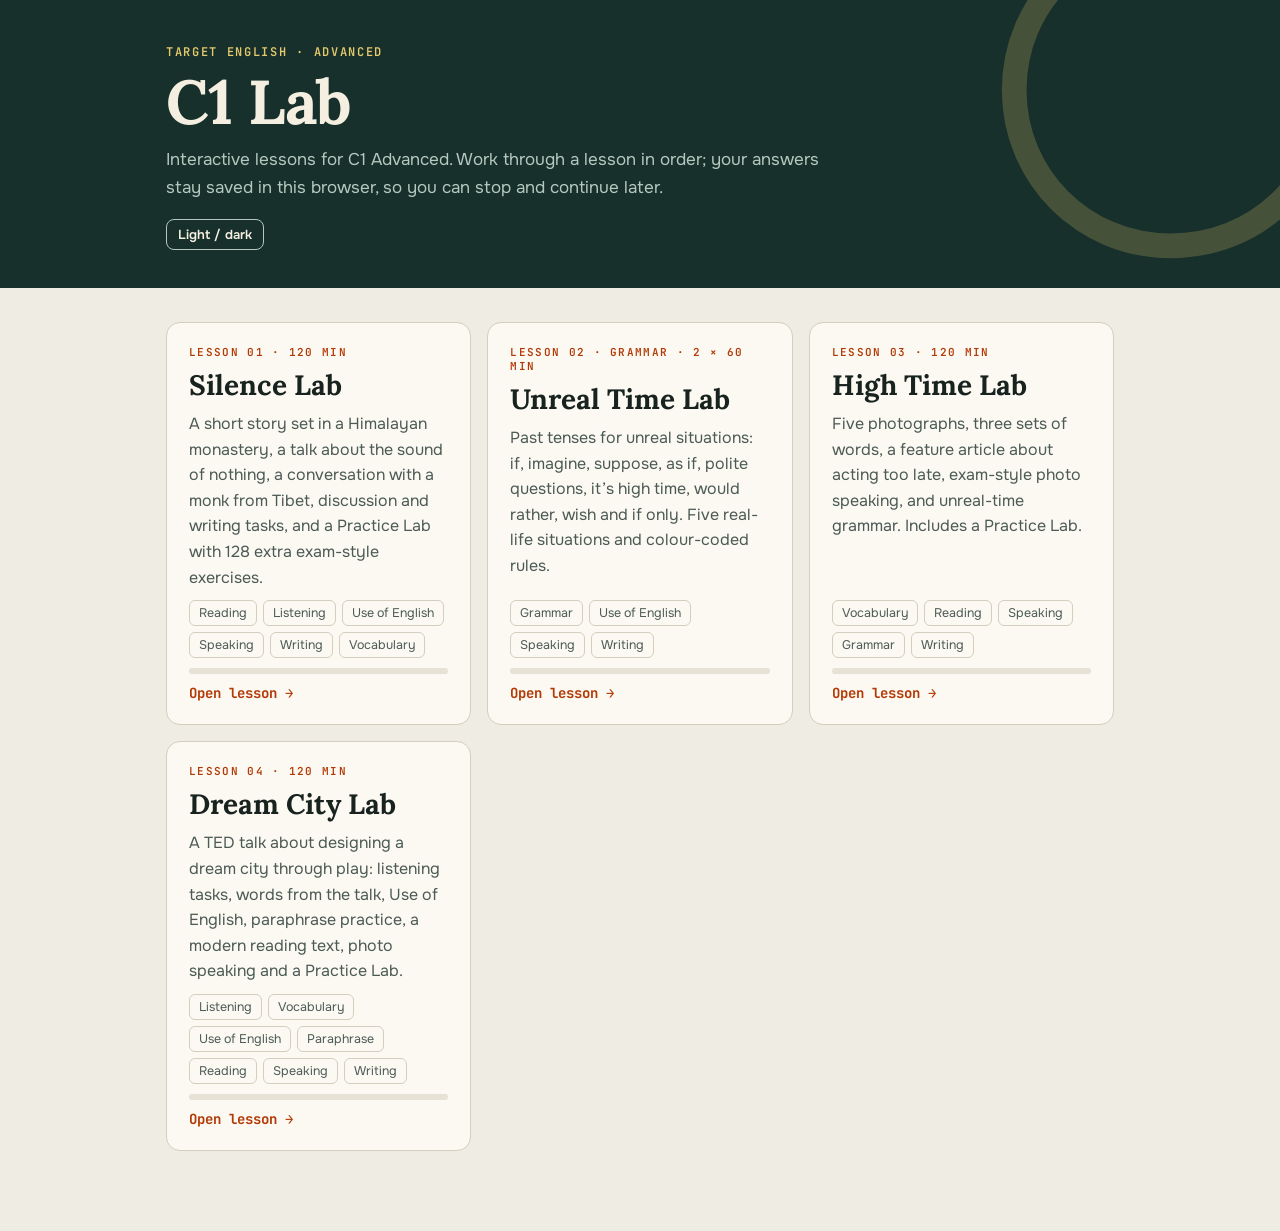
<file: index.html>
<!doctype html>
<html lang="en">
<head>
<meta charset="utf-8">
<meta name="viewport" content="width=device-width,initial-scale=1,viewport-fit=cover">
<meta name="claude:viewport-fit-sides" content="cover">
<title>C1 Lab</title>
<link rel="preconnect" href="https://fonts.googleapis.com">
<link rel="preconnect" href="https://fonts.gstatic.com" crossorigin>
<link href="https://fonts.googleapis.com/css2?family=Lora:ital,wght@0,500;0,700;1,500&family=Onest:wght@400;500;600;700&family=JetBrains+Mono:wght@500;700&display=swap" rel="stylesheet">
<link rel="stylesheet" href="shared/theme.css">
</head>
<body>
<header class="band" style="padding-block:44px 38px">
  <svg class="enso" viewBox="0 0 200 200" aria-hidden="true" style="width:380px;height:380px;right:-80px;top:-100px"><path d="M100 18c-45 0-82 36-82 82s37 82 82 82c46 0 80-34 82-76" fill="none" stroke="#E6C96D" stroke-width="13" stroke-linecap="round"/></svg>
  <div class="wrap" style="position:relative">
    <p class="eyebrow">Target English · Advanced</p>
    <h1>C1 Lab</h1>
    <p class="sub">Interactive lessons for C1 Advanced. Work through a lesson in order; your answers stay saved in this browser, so you can stop and continue later.</p>
    <button class="btn sm" id="btn-theme" type="button" style="color:var(--on-band);border-color:var(--on-band-soft)">Light / dark</button>
  </div>
</header>
<div class="wrap">
  <main style="padding-block:6px 80px">
    <div class="lgrid" id="lessons"></div>
  </main>
</div>
<script src="shared/lessons.js"></script>
<script>
(function () {
  var grid = document.getElementById('lessons');
  window.C1_LESSONS.forEach(function (l) {
    var sum = null;
    try { sum = JSON.parse(localStorage.getItem('c1:' + l.id + ':summary') || 'null'); } catch (e) {}
    var pct = sum && sum.total ? Math.round(100 * sum.answered / sum.total) : 0;
    var a = document.createElement('a');
    a.className = 'lcard'; a.href = l.path;
    a.innerHTML = '<span class="k"></span><h2></h2><p></p><div class="tags"></div>' +
      '<div class="prog" aria-hidden="true"><i></i></div><span class="go"></span>';
    a.querySelector('.k').textContent = l.eyebrow;
    a.querySelector('h2').textContent = l.title;
    a.querySelector('p').textContent = l.blurb;
    l.skills.forEach(function (s) { var t = document.createElement('span'); t.textContent = s; a.querySelector('.tags').append(t); });
    a.querySelector('.prog i').style.width = pct + '%';
    a.querySelector('.go').textContent = sum && sum.answered ? 'Continue · ' + pct + '% answered →' : 'Open lesson →';
    grid.append(a);
  });
  document.getElementById('btn-theme').addEventListener('click', function () {
    var cur = document.documentElement.getAttribute('data-theme');
    var dark = cur ? cur === 'dark' : window.matchMedia('(prefers-color-scheme: dark)').matches;
    document.documentElement.setAttribute('data-theme', dark ? 'light' : 'dark');
  });
})();
</script>
</body>
</html>
</file>
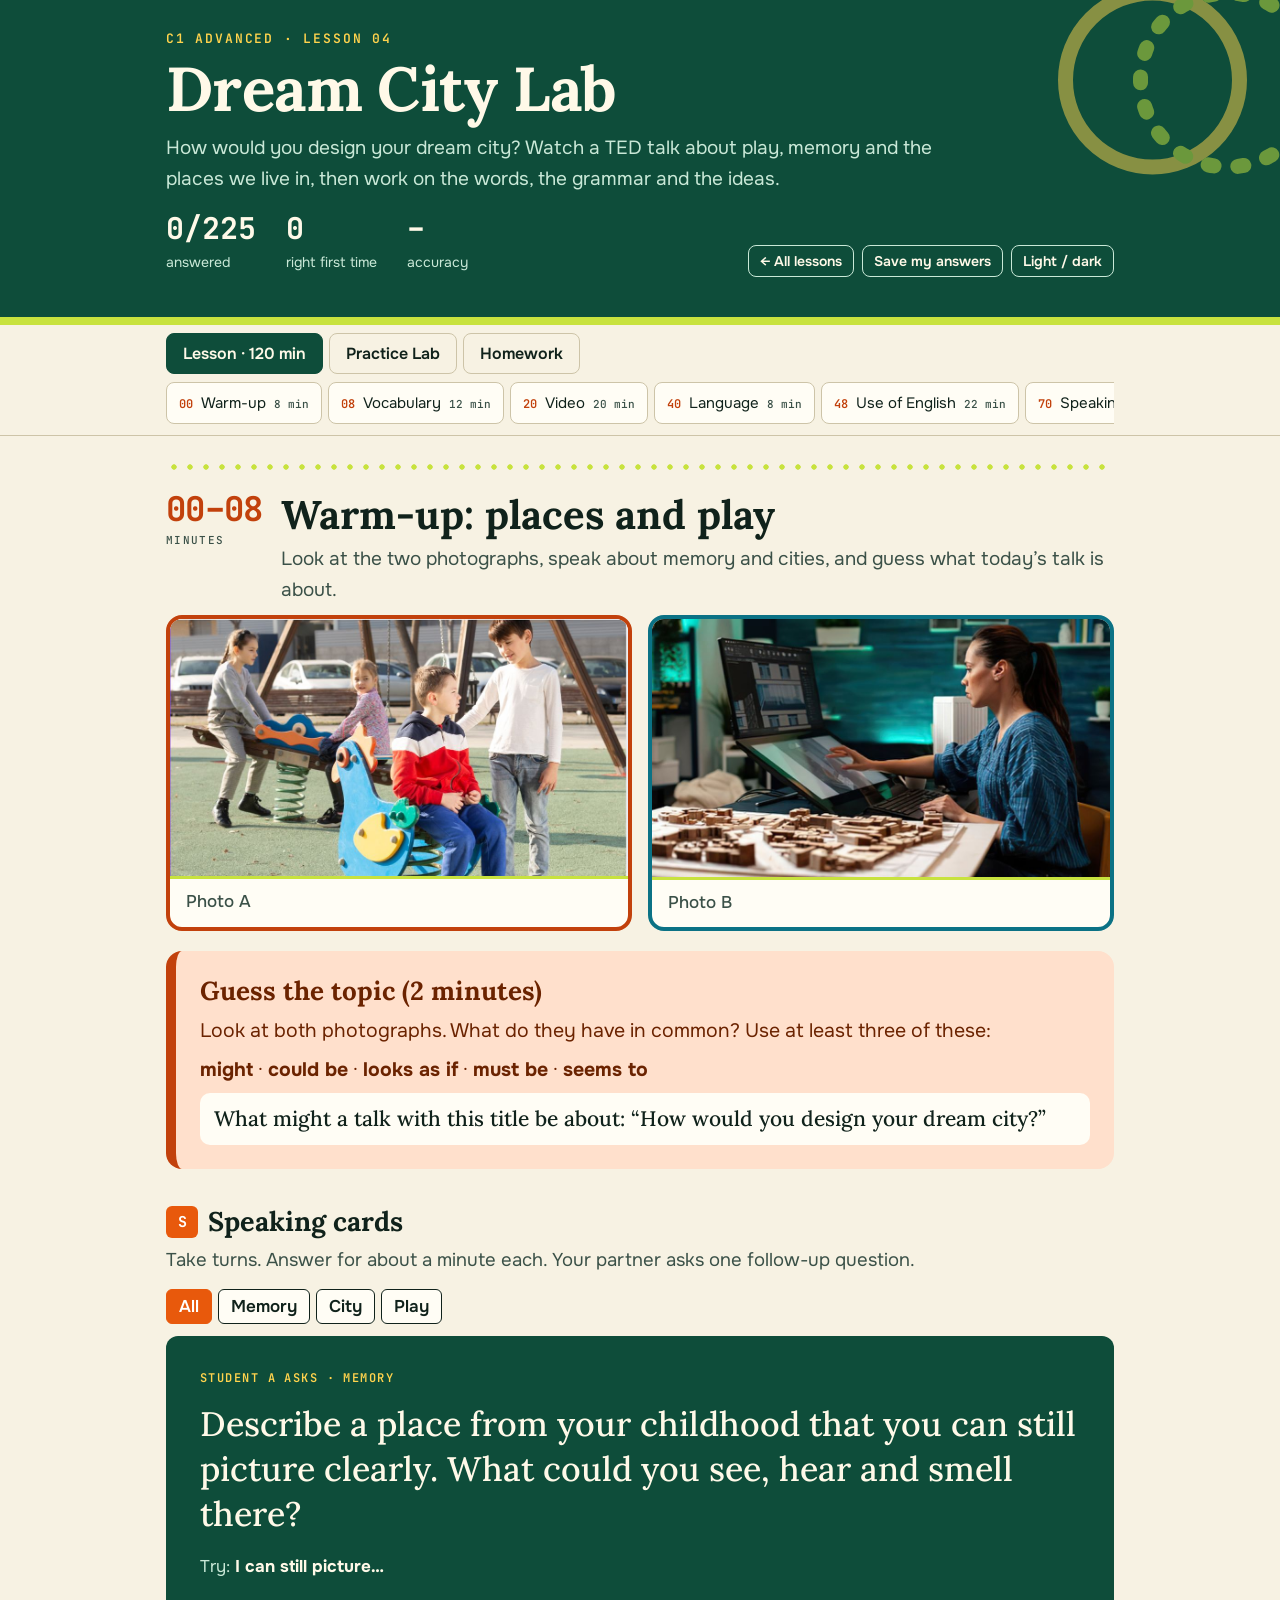
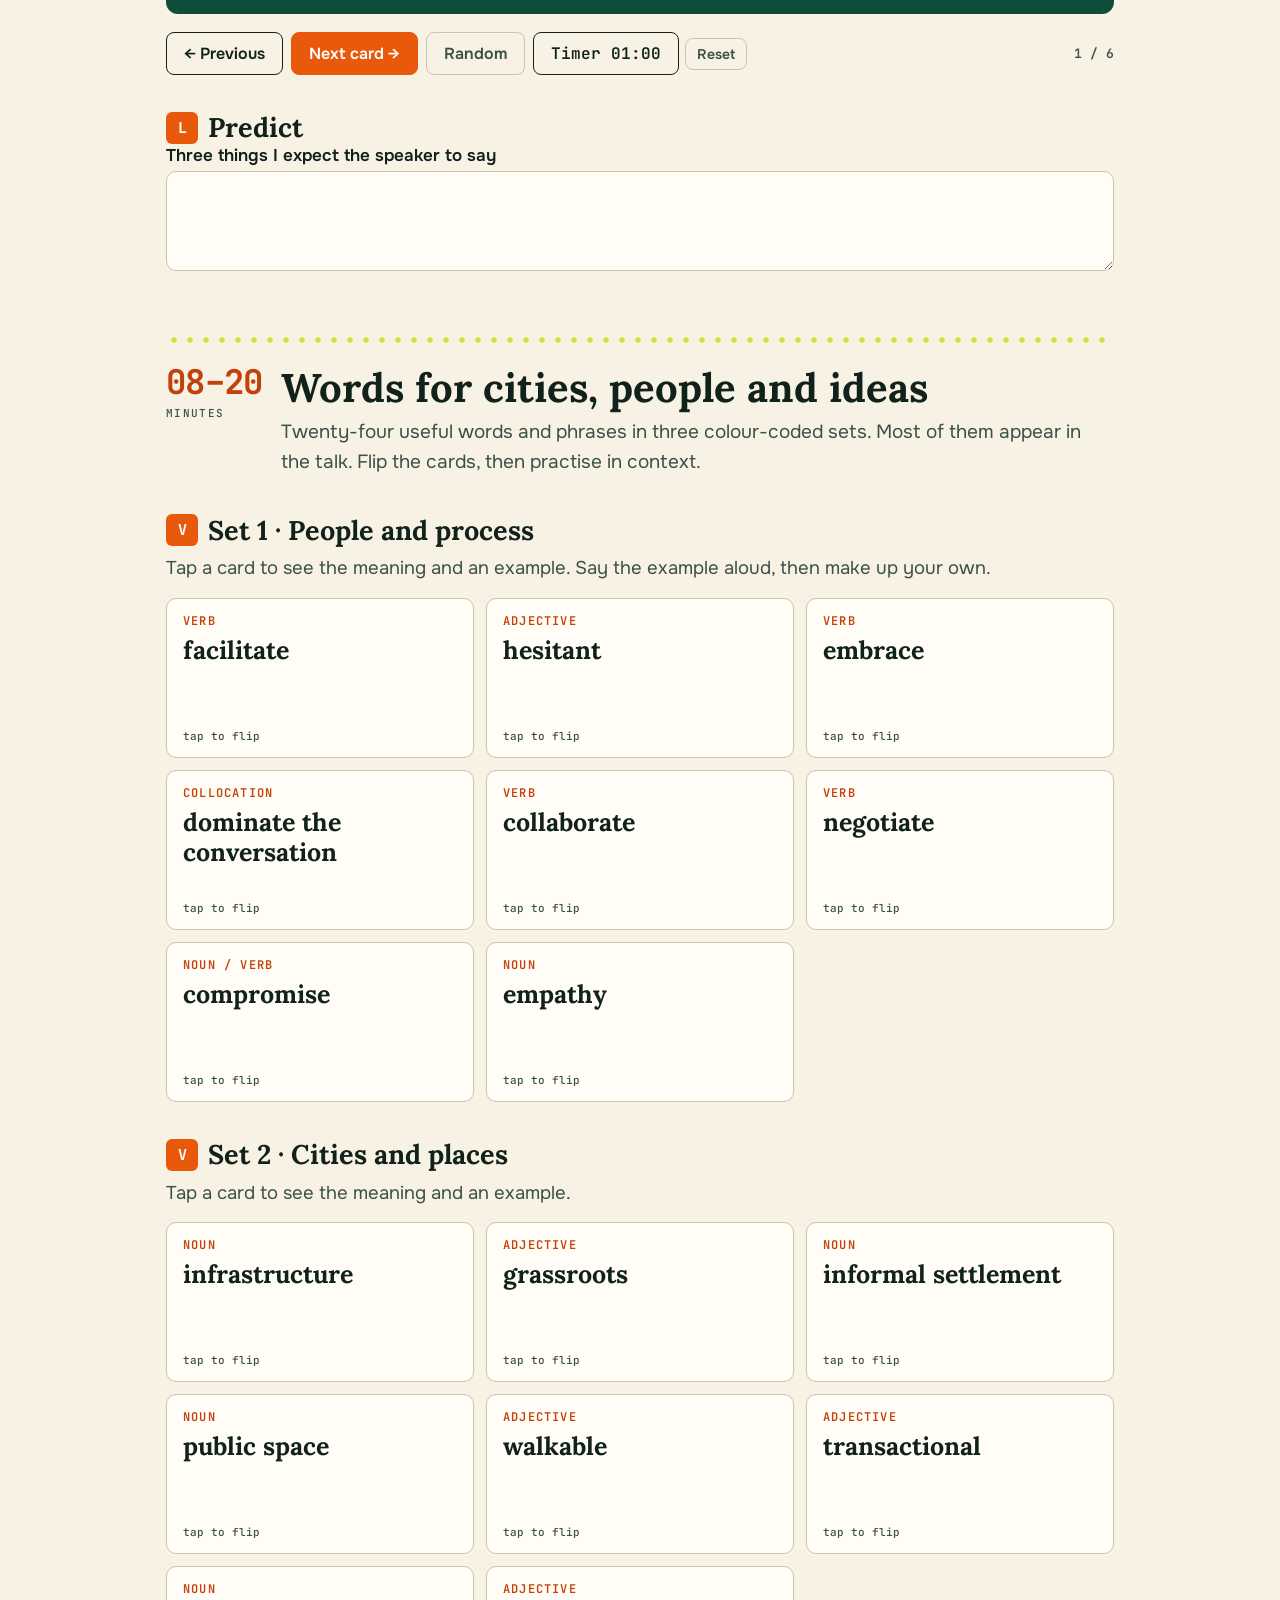
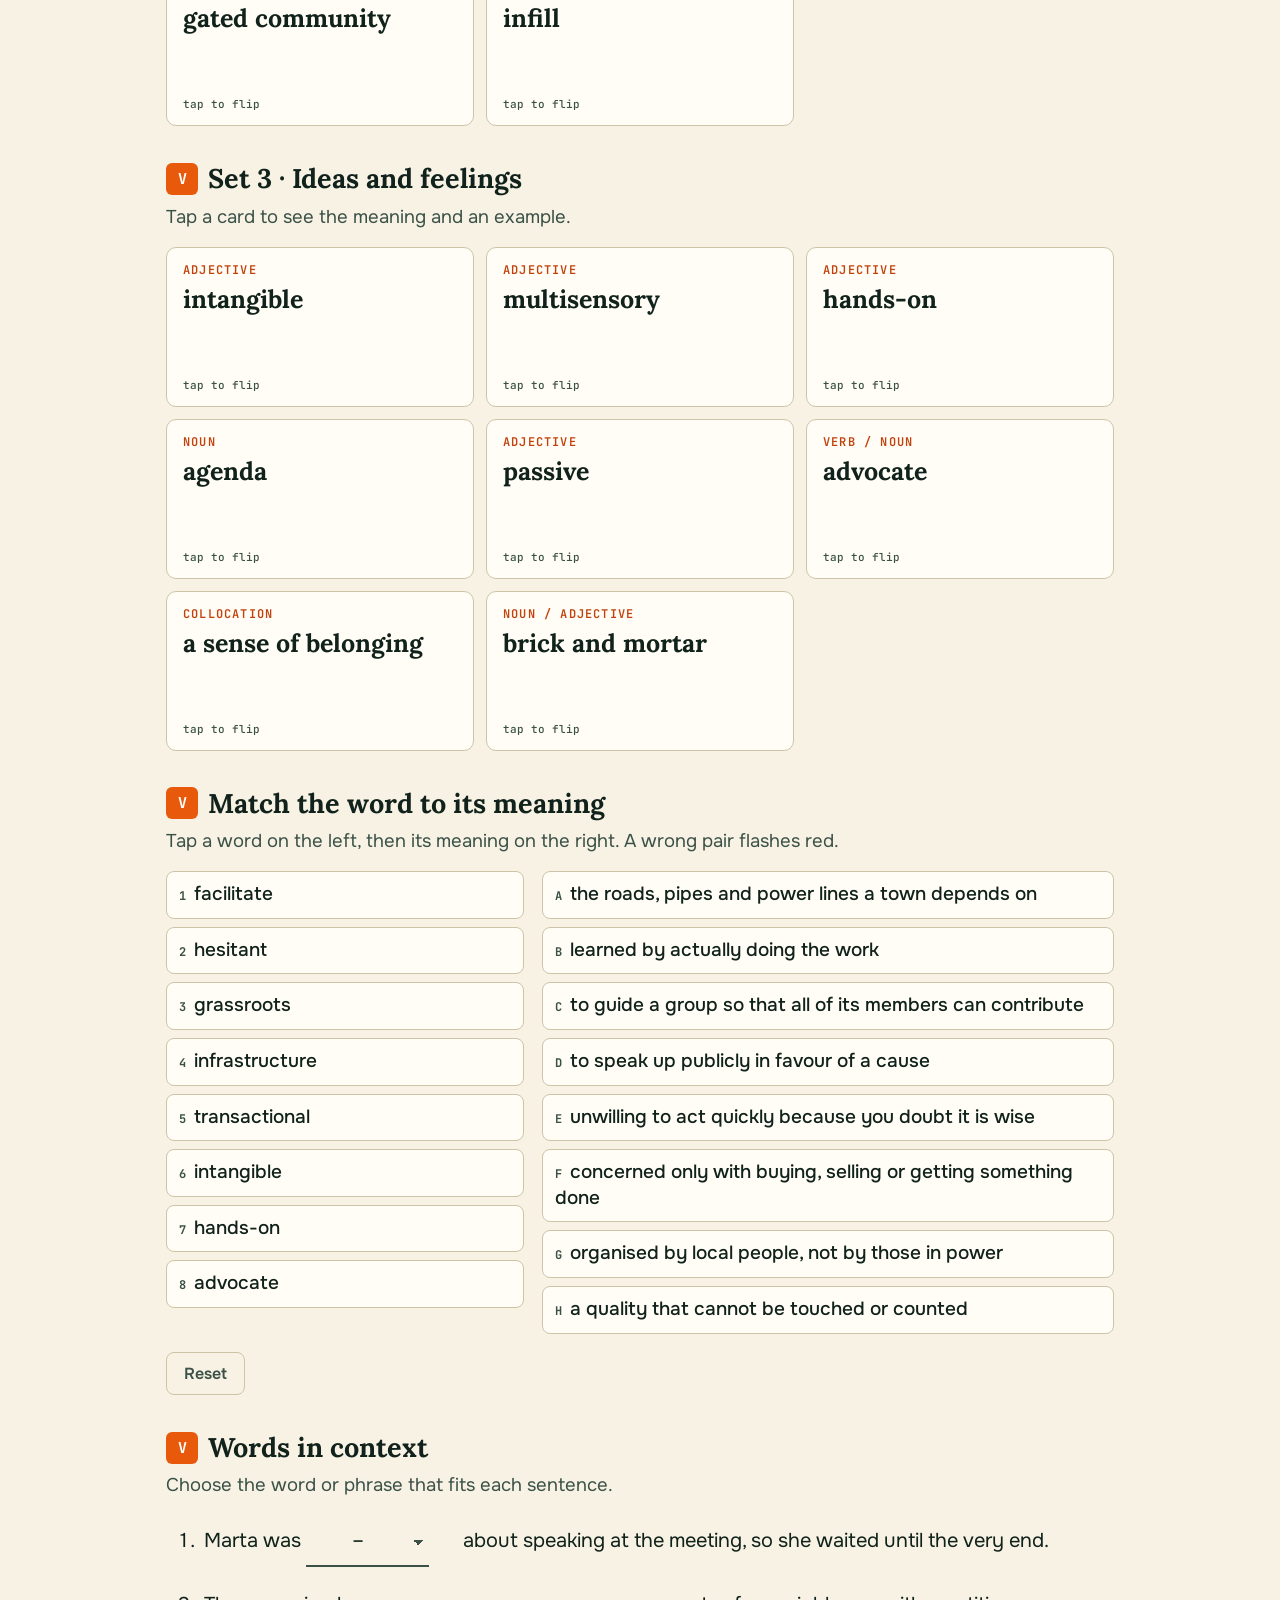
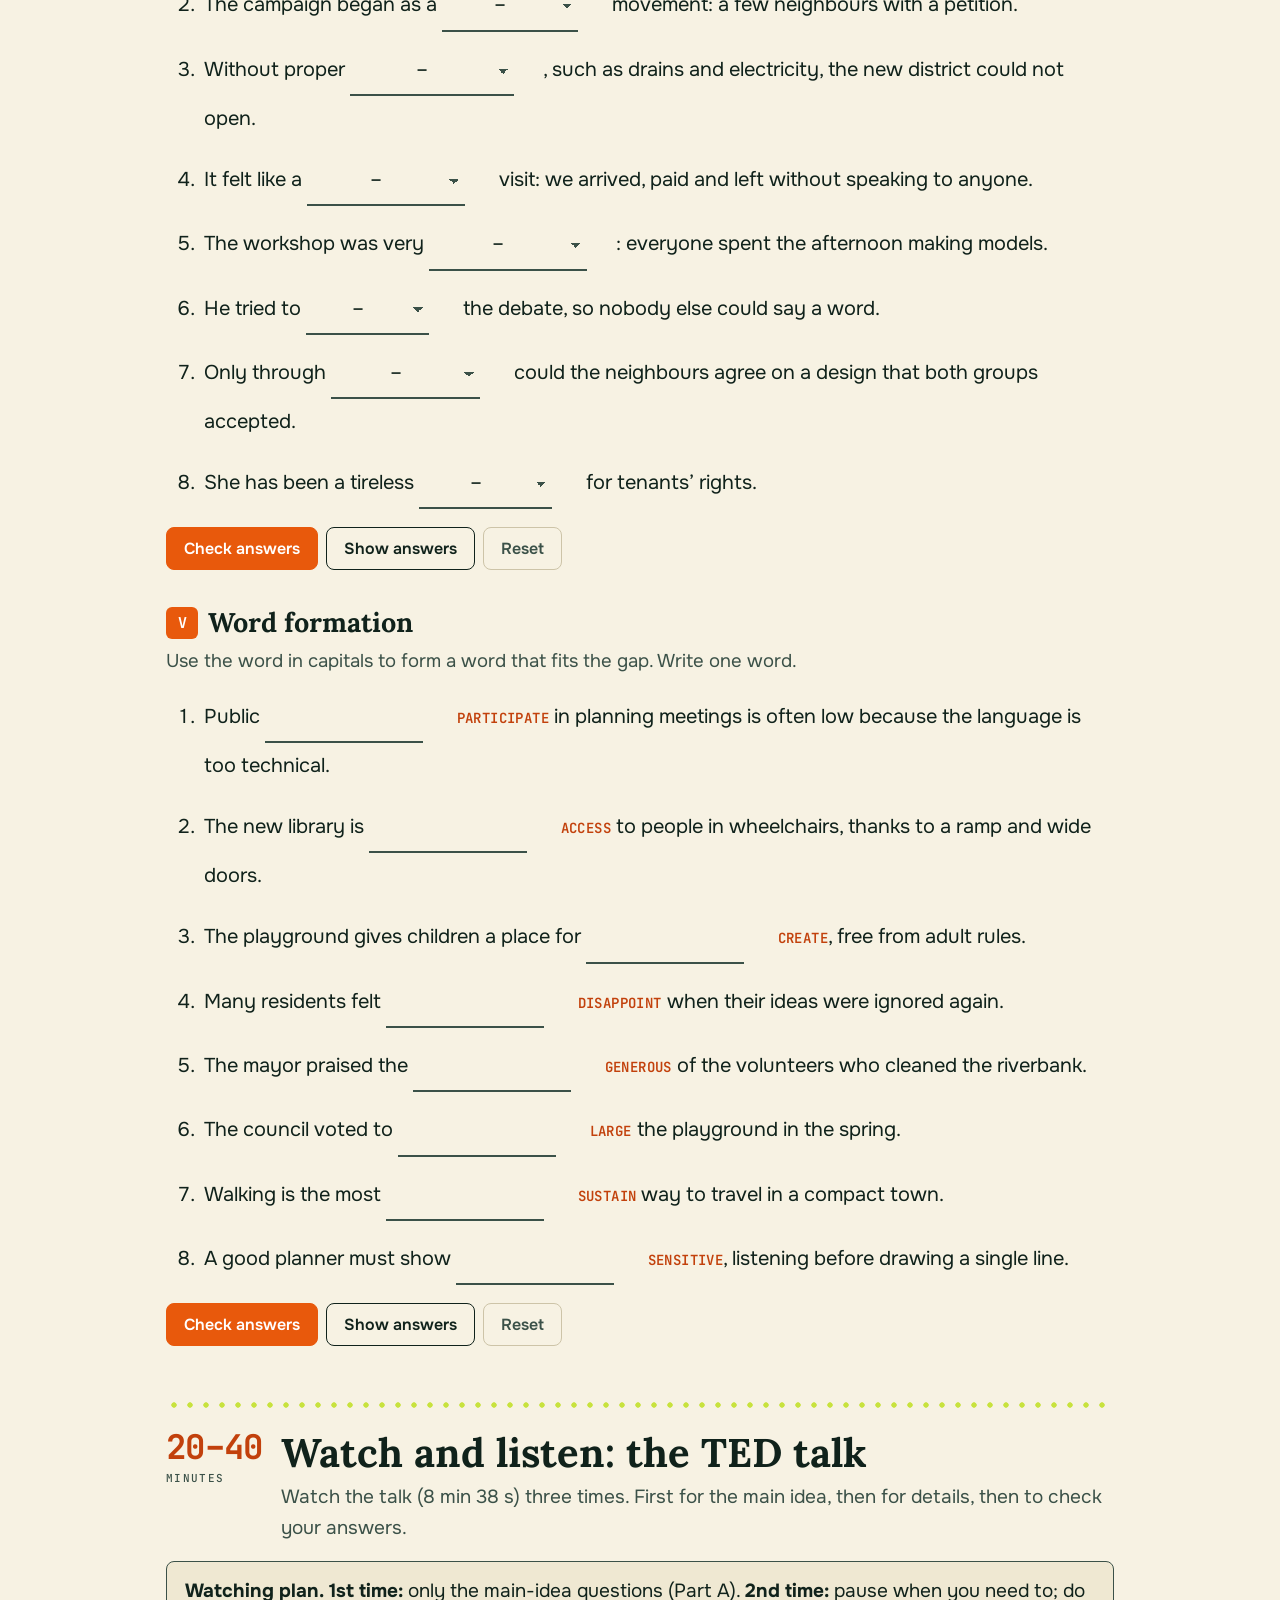
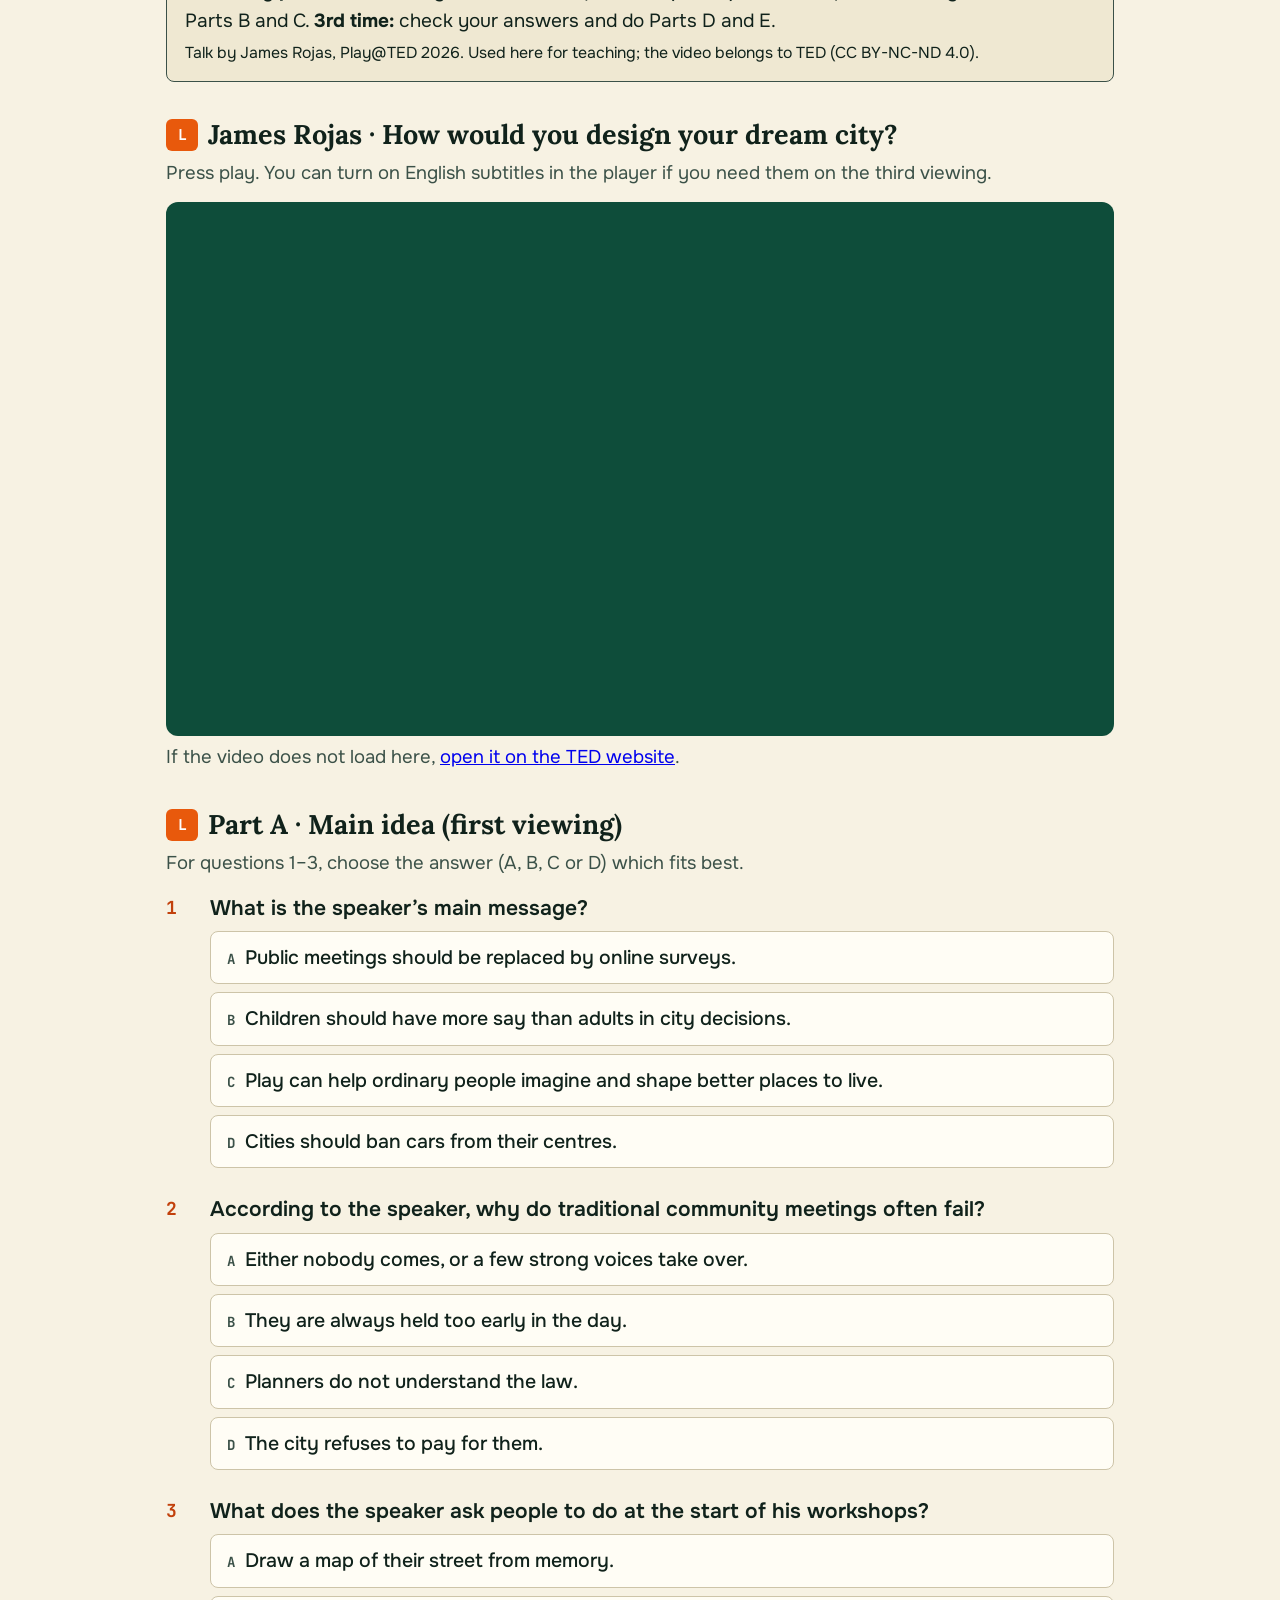
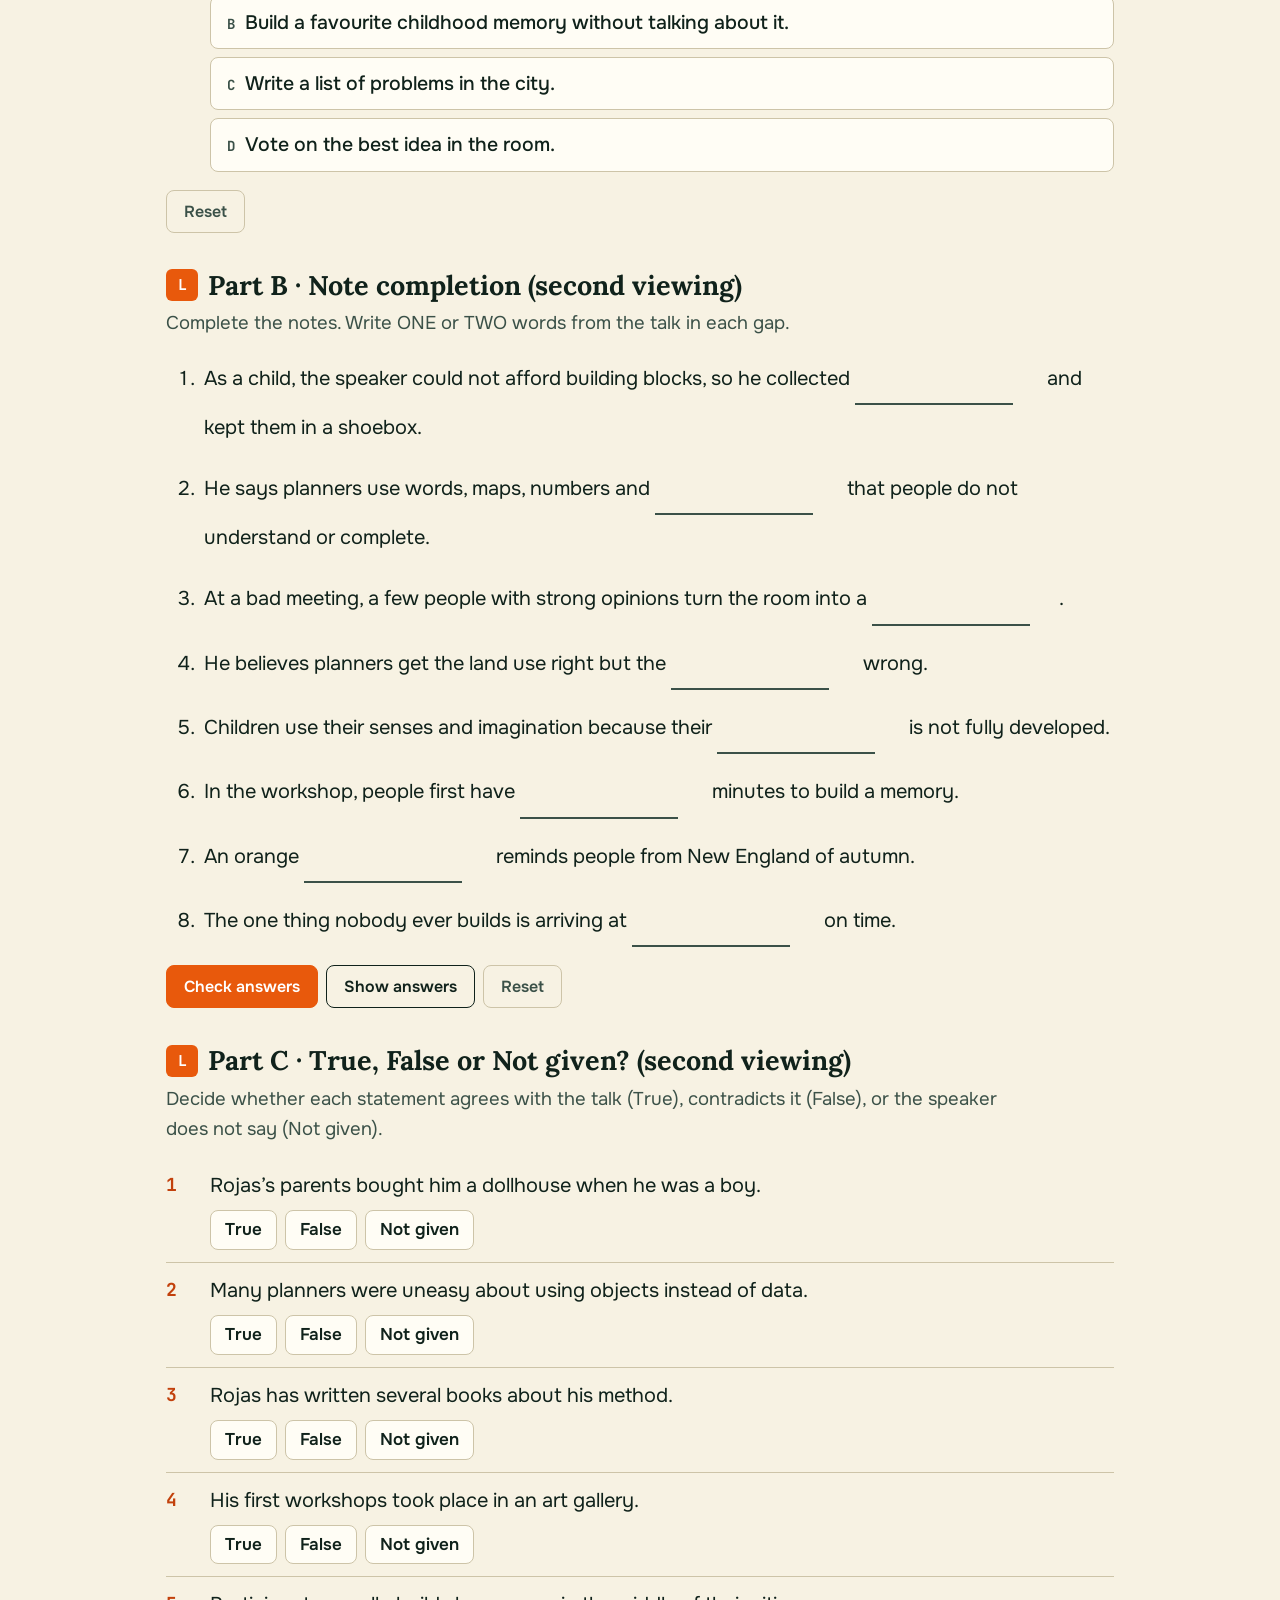
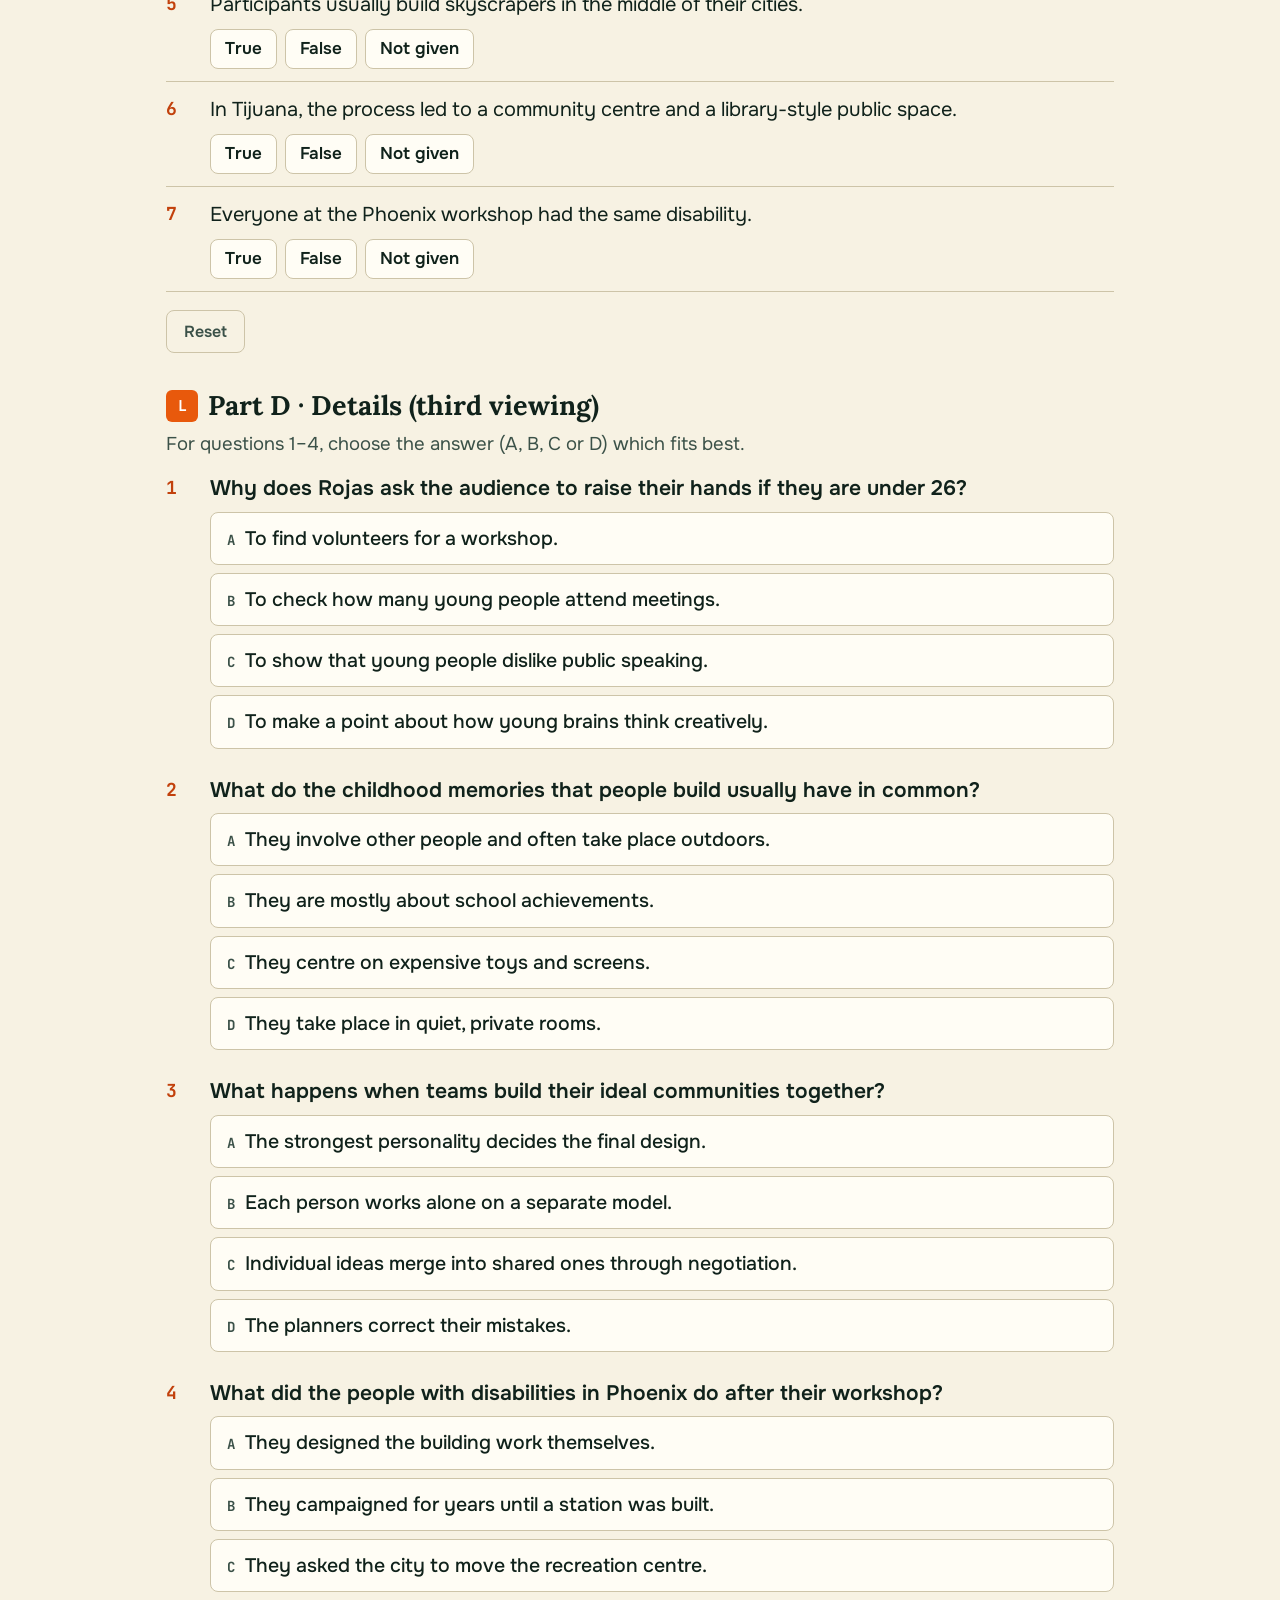
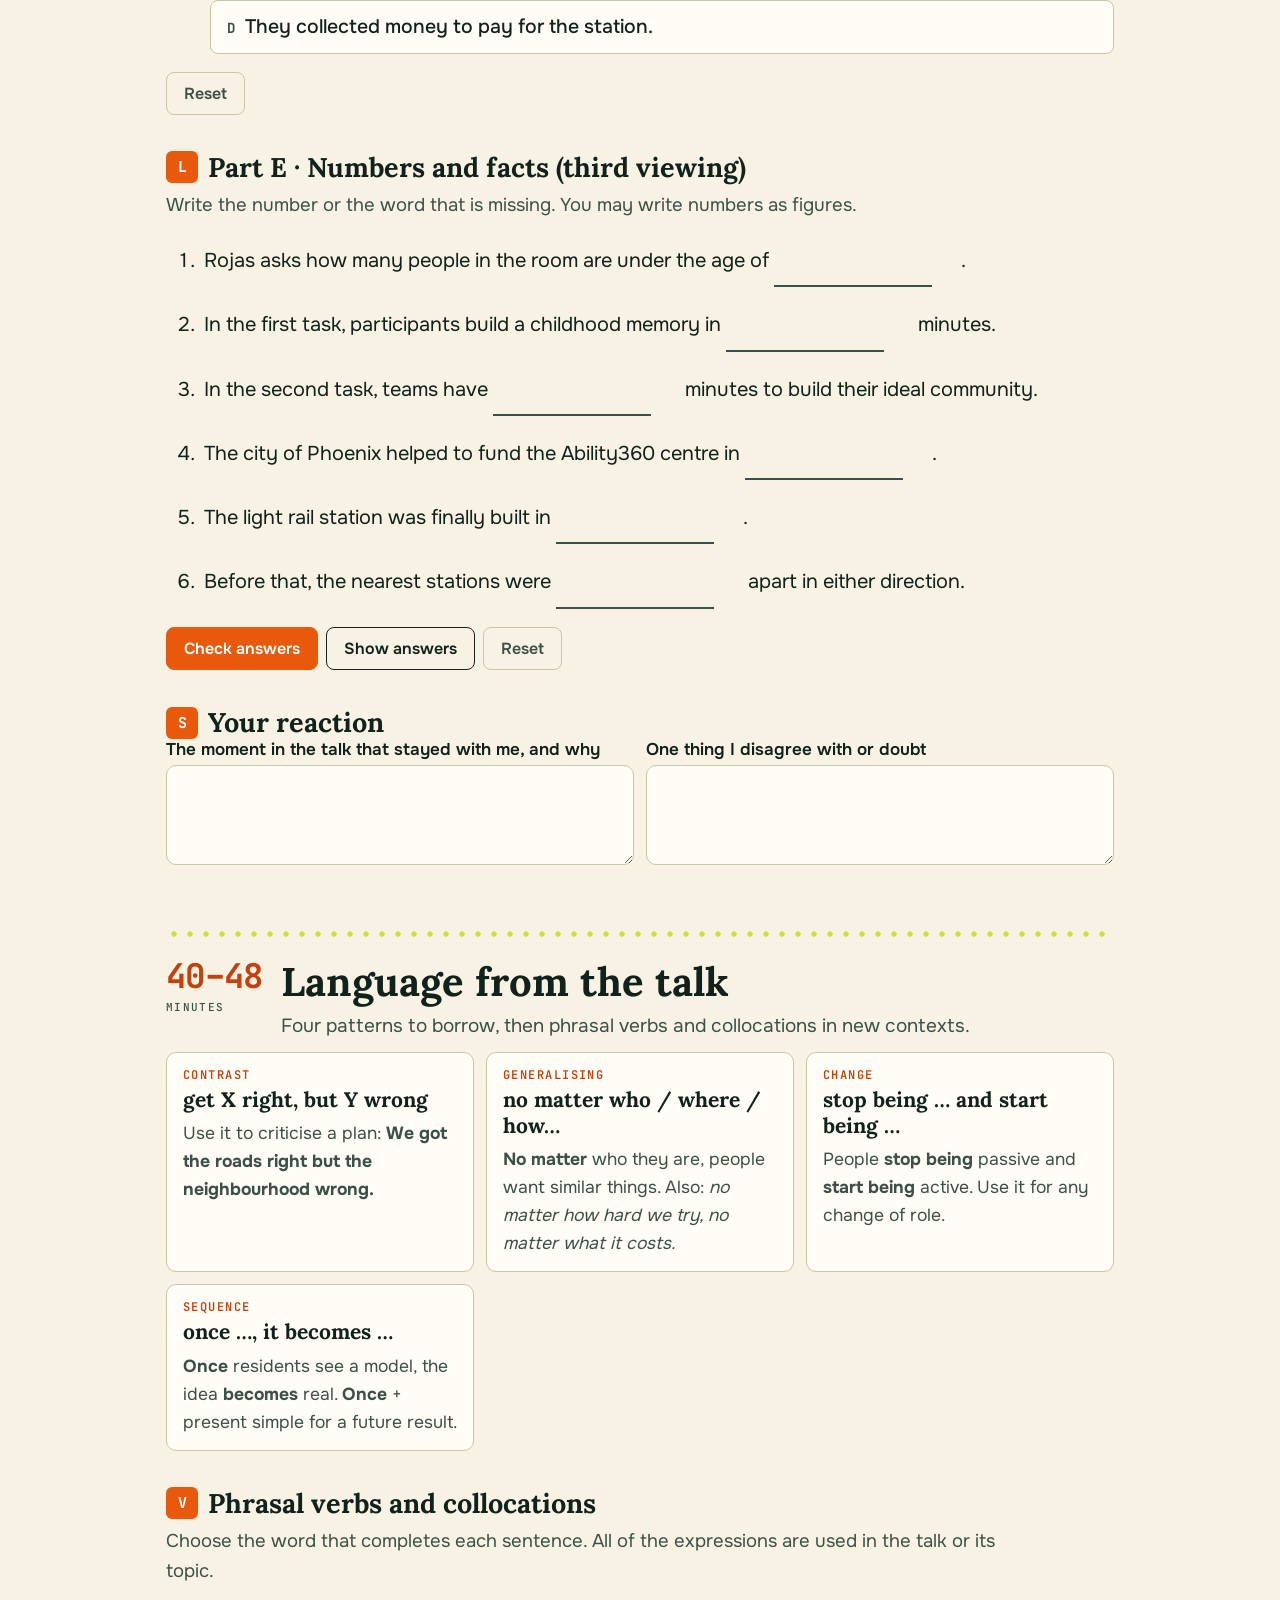
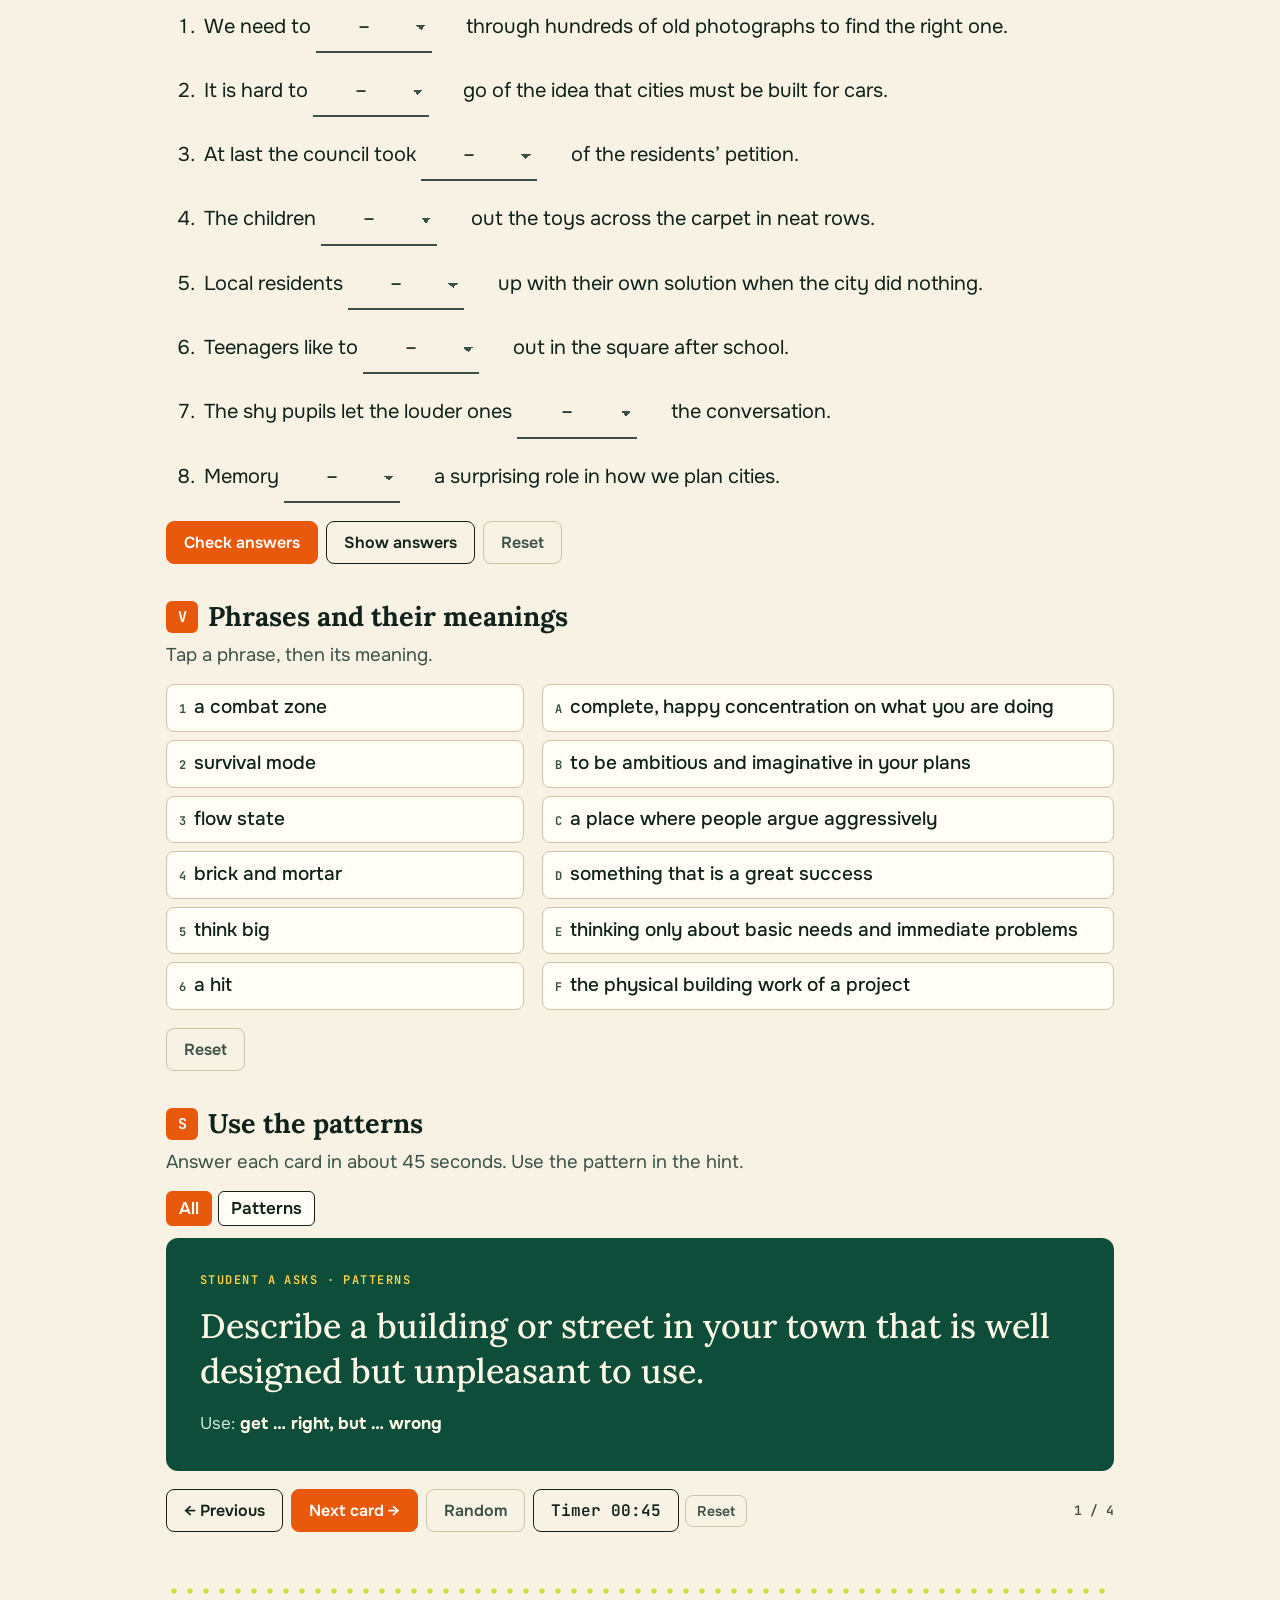
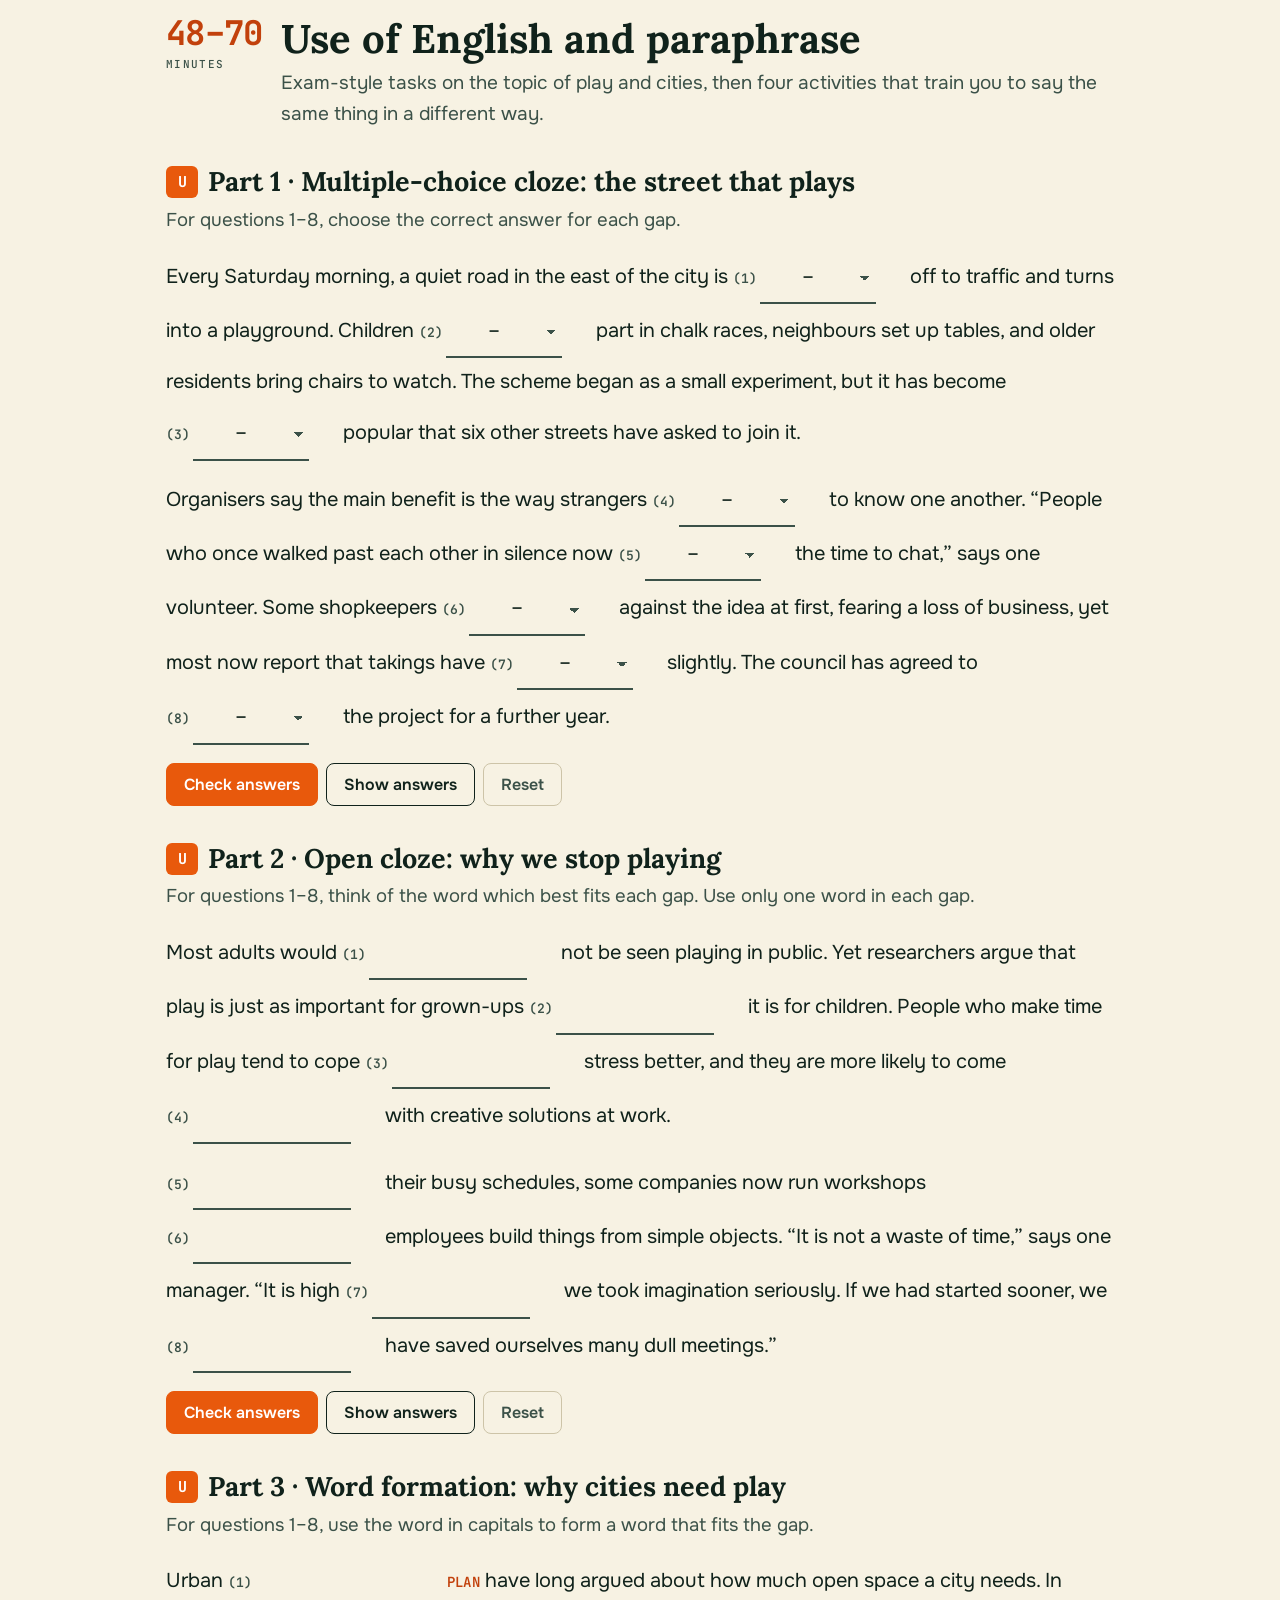
<file: lessons/dreamcity/index.html>
<!doctype html>
<html lang="en">
<head>
<meta charset="utf-8">
<meta name="viewport" content="width=device-width,initial-scale=1,viewport-fit=cover">
<meta name="claude:viewport-fit-sides" content="cover">
<title>Dream City Lab</title>
<link rel="preconnect" href="https://fonts.googleapis.com">
<link rel="preconnect" href="https://fonts.gstatic.com" crossorigin>
<link href="https://fonts.googleapis.com/css2?family=Lora:ital,wght@0,500;0,700;1,500&family=Onest:wght@400;500;600;700&family=JetBrains+Mono:wght@500;700&display=swap" rel="stylesheet">
<link rel="stylesheet" href="../../shared/theme.css">
<link rel="stylesheet" href="bright.css">
</head>
<body>
<header class="band">
  <svg class="enso" viewBox="0 0 200 200" aria-hidden="true" style="opacity:.5"><circle cx="75" cy="100" r="58" fill="none" stroke="#FFD34D" stroke-width="10"/><circle cx="125" cy="100" r="58" fill="none" stroke="#C8E23E" stroke-width="10" stroke-dasharray="4 16" stroke-linecap="round"/></svg>
  <div class="wrap" style="position:relative">
    <p class="eyebrow" id="lesson-eyebrow"></p>
    <h1 id="lesson-title"></h1>
    <p class="sub" id="lesson-sub"></p>
    <div class="stats">
      <div class="stat"><b id="st-ans">0/0</b><span>answered</span></div>
      <div class="stat"><b id="st-ok">0</b><span>right first time</span></div>
      <div class="stat"><b id="st-acc">–</b><span>accuracy</span></div>
      <div class="tools">
        <a class="btn sm" href="../../index.html" style="text-decoration:none">← All lessons</a>
        <button class="btn sm" id="btn-export" type="button">Save my answers</button>
        <button class="btn sm" id="btn-theme" type="button">Light / dark</button>
      </div>
    </div>
    <div class="review" id="review"></div>
  </div>
</header>

<nav class="nav" aria-label="Lesson sections">
  <div class="wrap navin">
    <div class="tabs" role="tablist">
      <button id="tab-lesson" role="tab" aria-selected="true" type="button">Lesson · 120 min</button>
      <button id="tab-pr" role="tab" aria-selected="false" type="button">Practice Lab</button>
      <button id="tab-hw" role="tab" aria-selected="false" type="button">Homework</button>
    </div>
    <div class="steps" id="steps"></div>
  </div>
</nav>

<div class="wrap">
  <section id="export" class="ex" hidden>
    <div class="ex-h"><h3>Your answers</h3></div>
    <p class="instr">Copy this text and send it to your teacher, or download it as a file.</p>
    <textarea id="export-text" rows="10" readonly aria-label="Your answers"></textarea>
    <div class="bar">
      <button class="btn primary" id="btn-copy" type="button">Copy</button>
      <button class="btn" id="btn-dl" type="button">Download .txt</button>
      <button class="btn ghost" id="btn-close" type="button">Close</button>
      <button class="btn ghost" id="btn-clear" type="button">Erase my answers</button>
      <span class="score" id="copy-msg"></span>
    </div>
  </section>
  <main id="main-lesson"></main>
  <main id="main-pr" hidden></main>
  <main id="main-hw" hidden></main>
</div>

<script src="data.js"></script>
<script src="data1b.js"></script>
<script src="data2.js"></script>
<script src="../../shared/engine.js"></script>
</body>
</html>
</file>
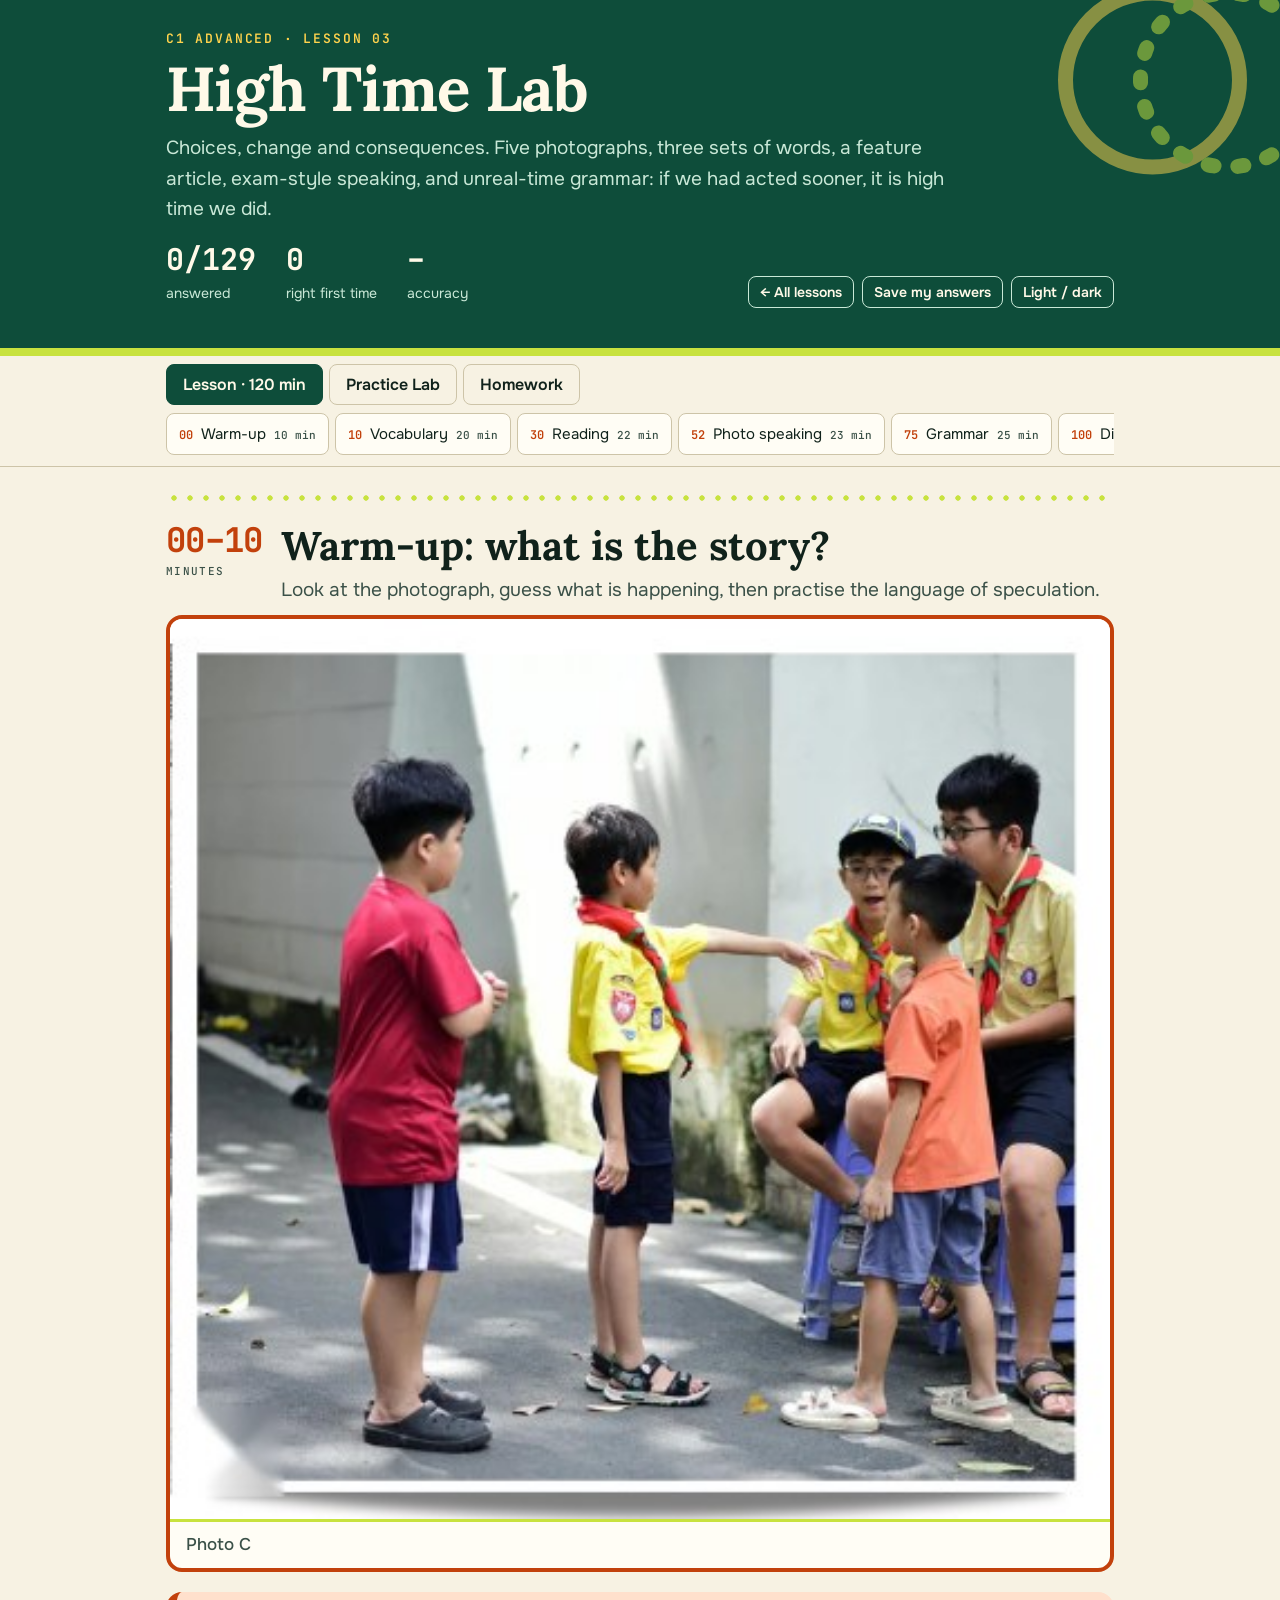
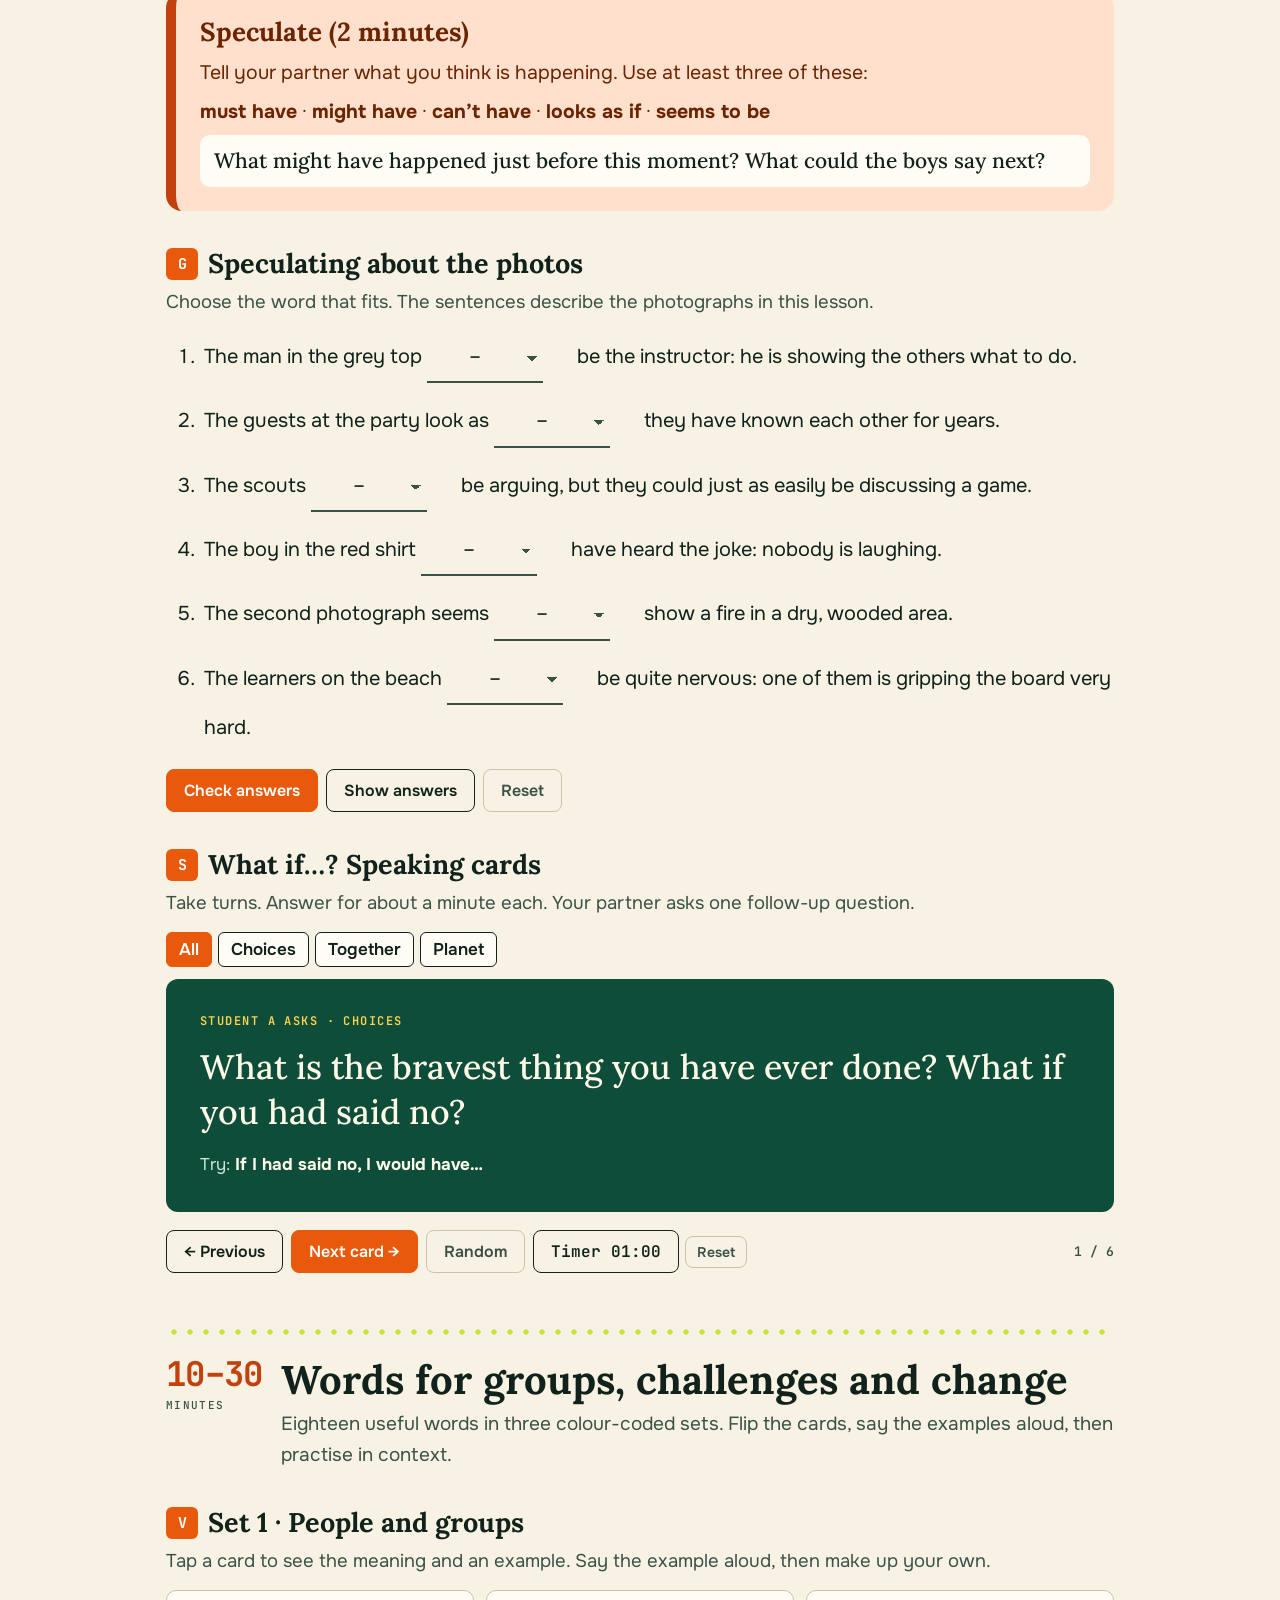
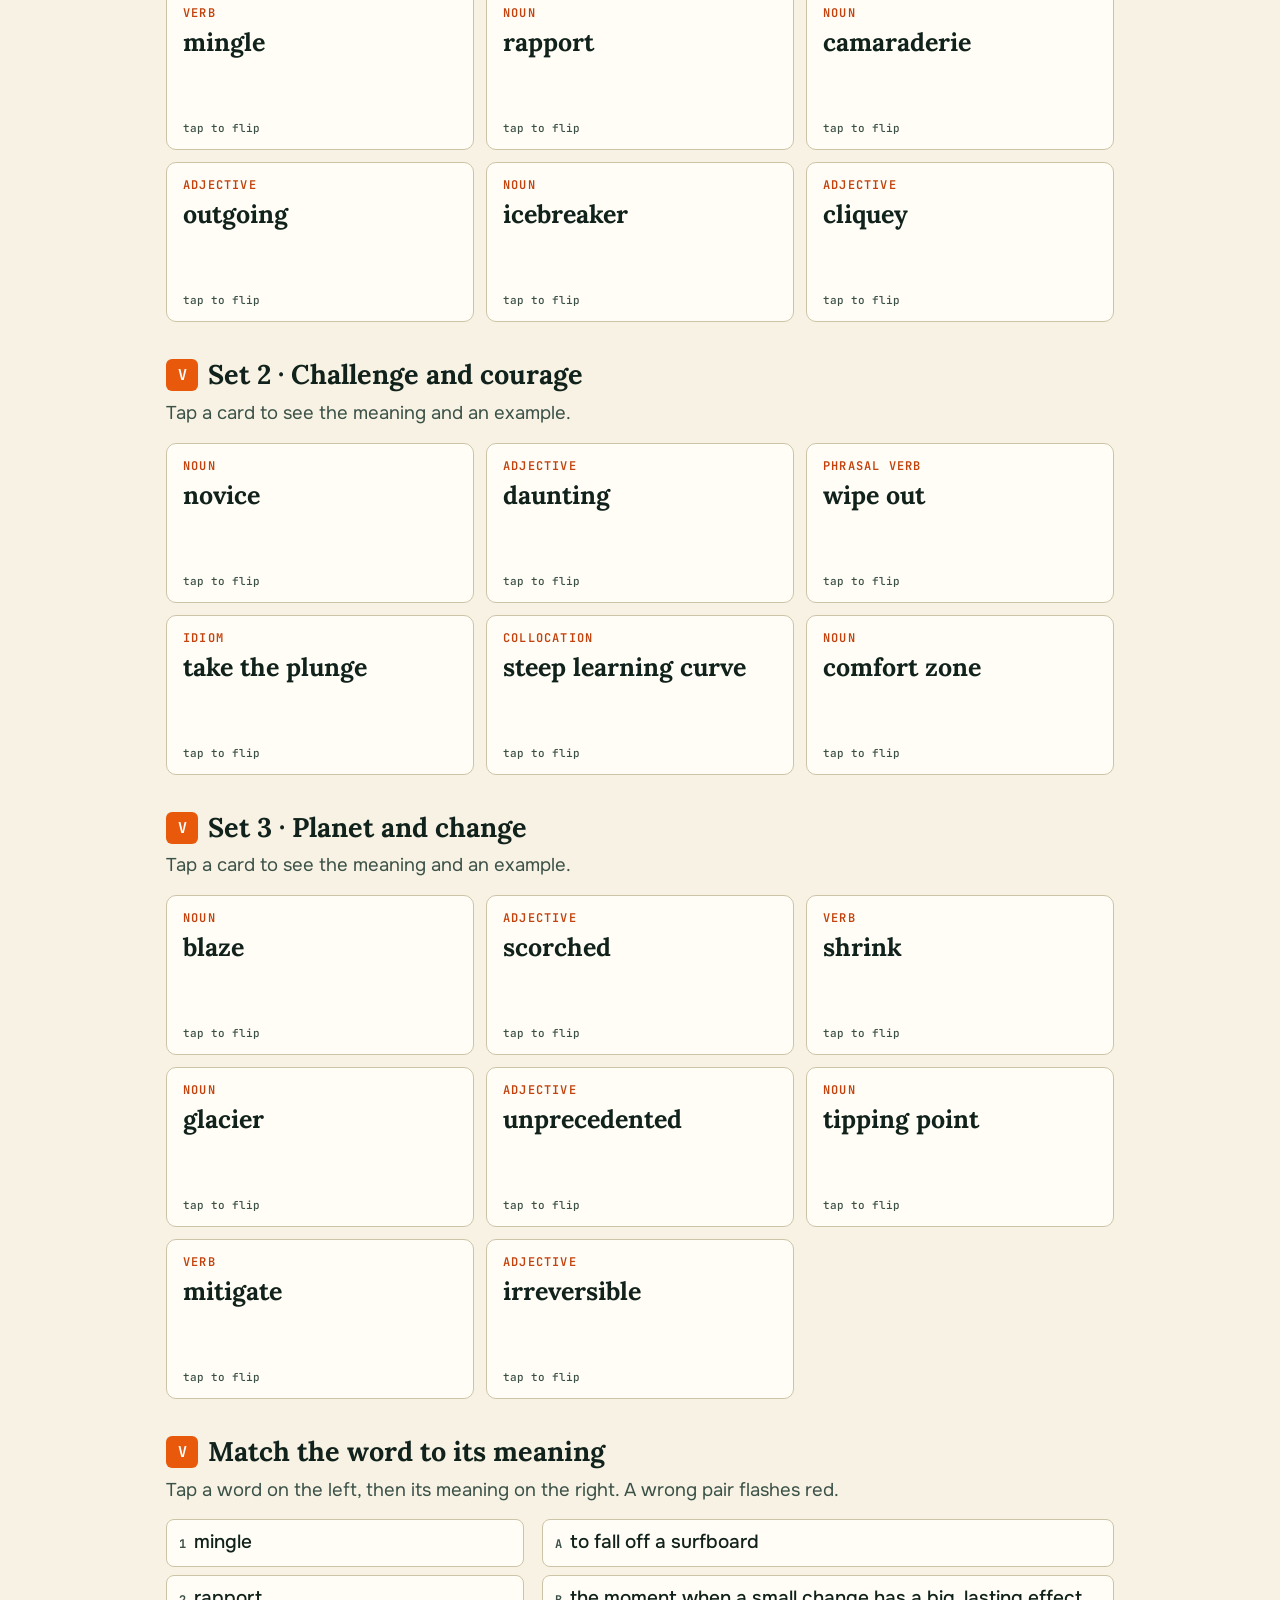
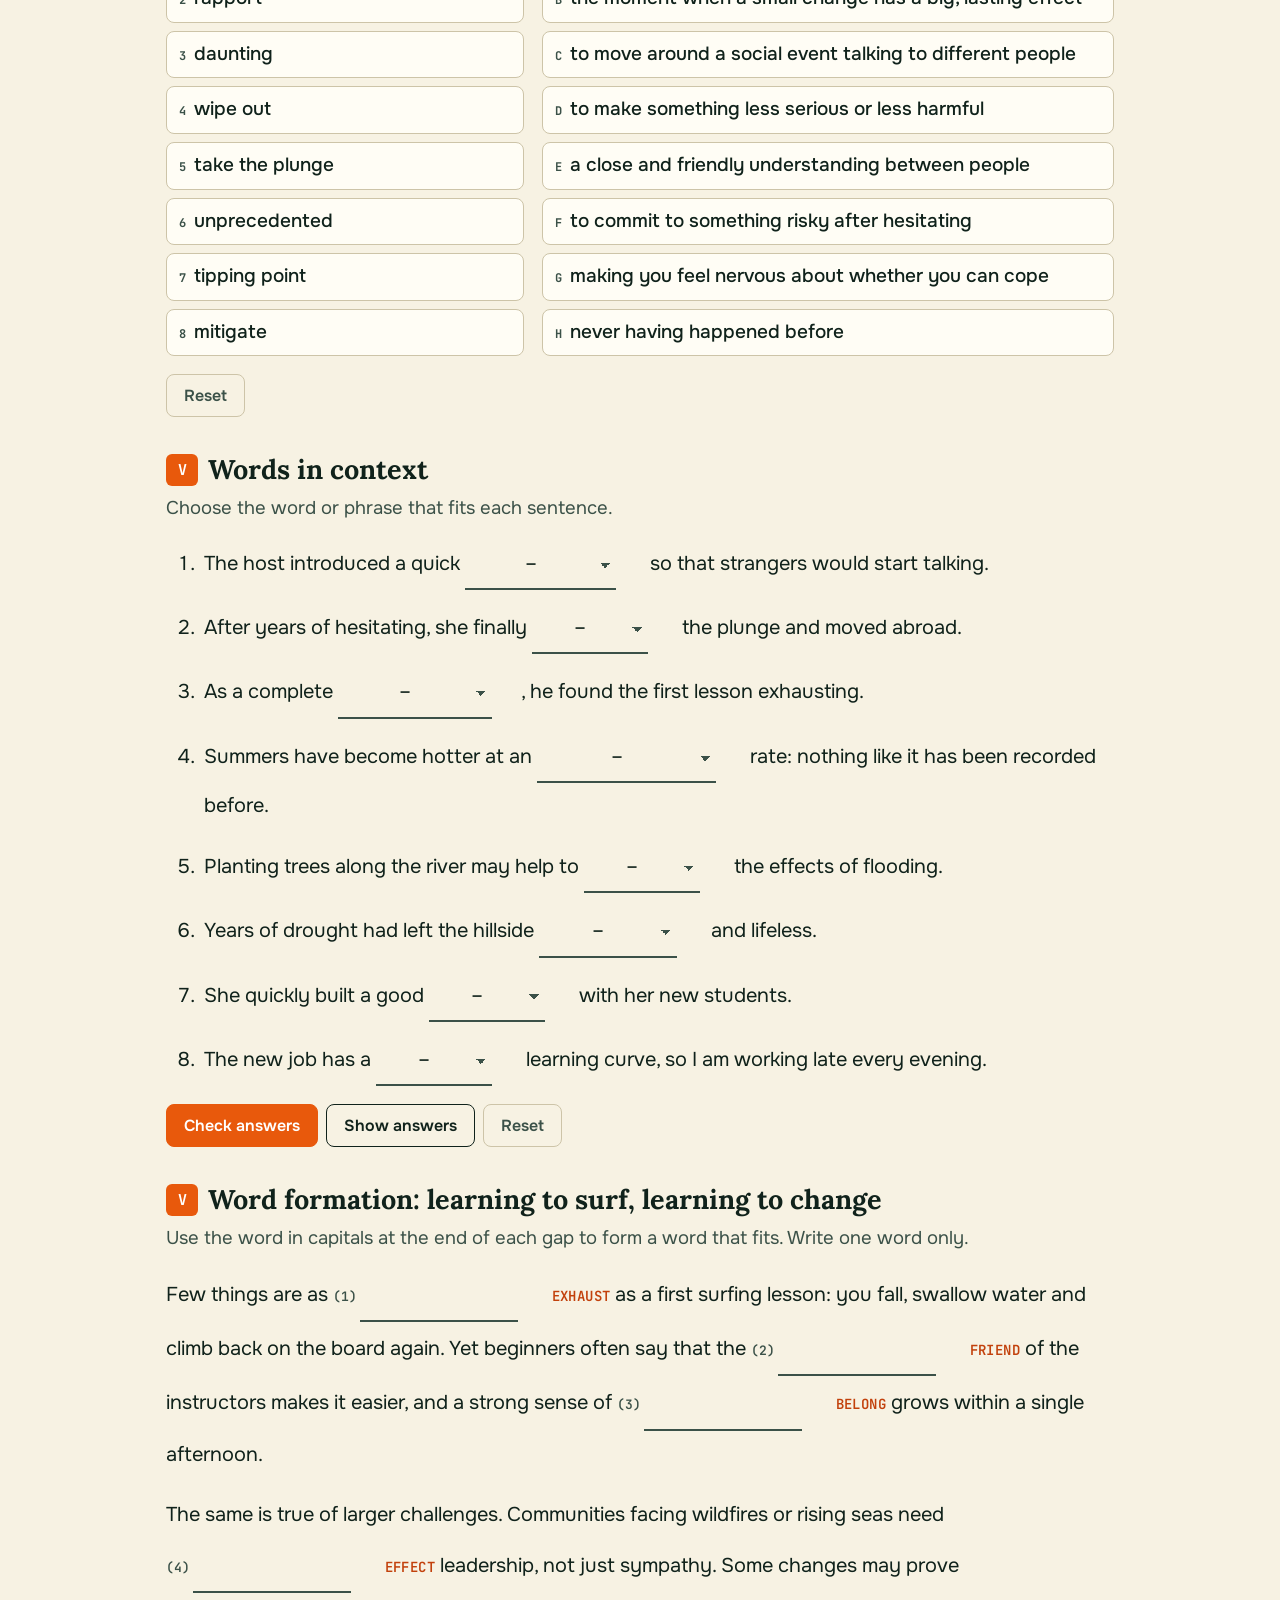
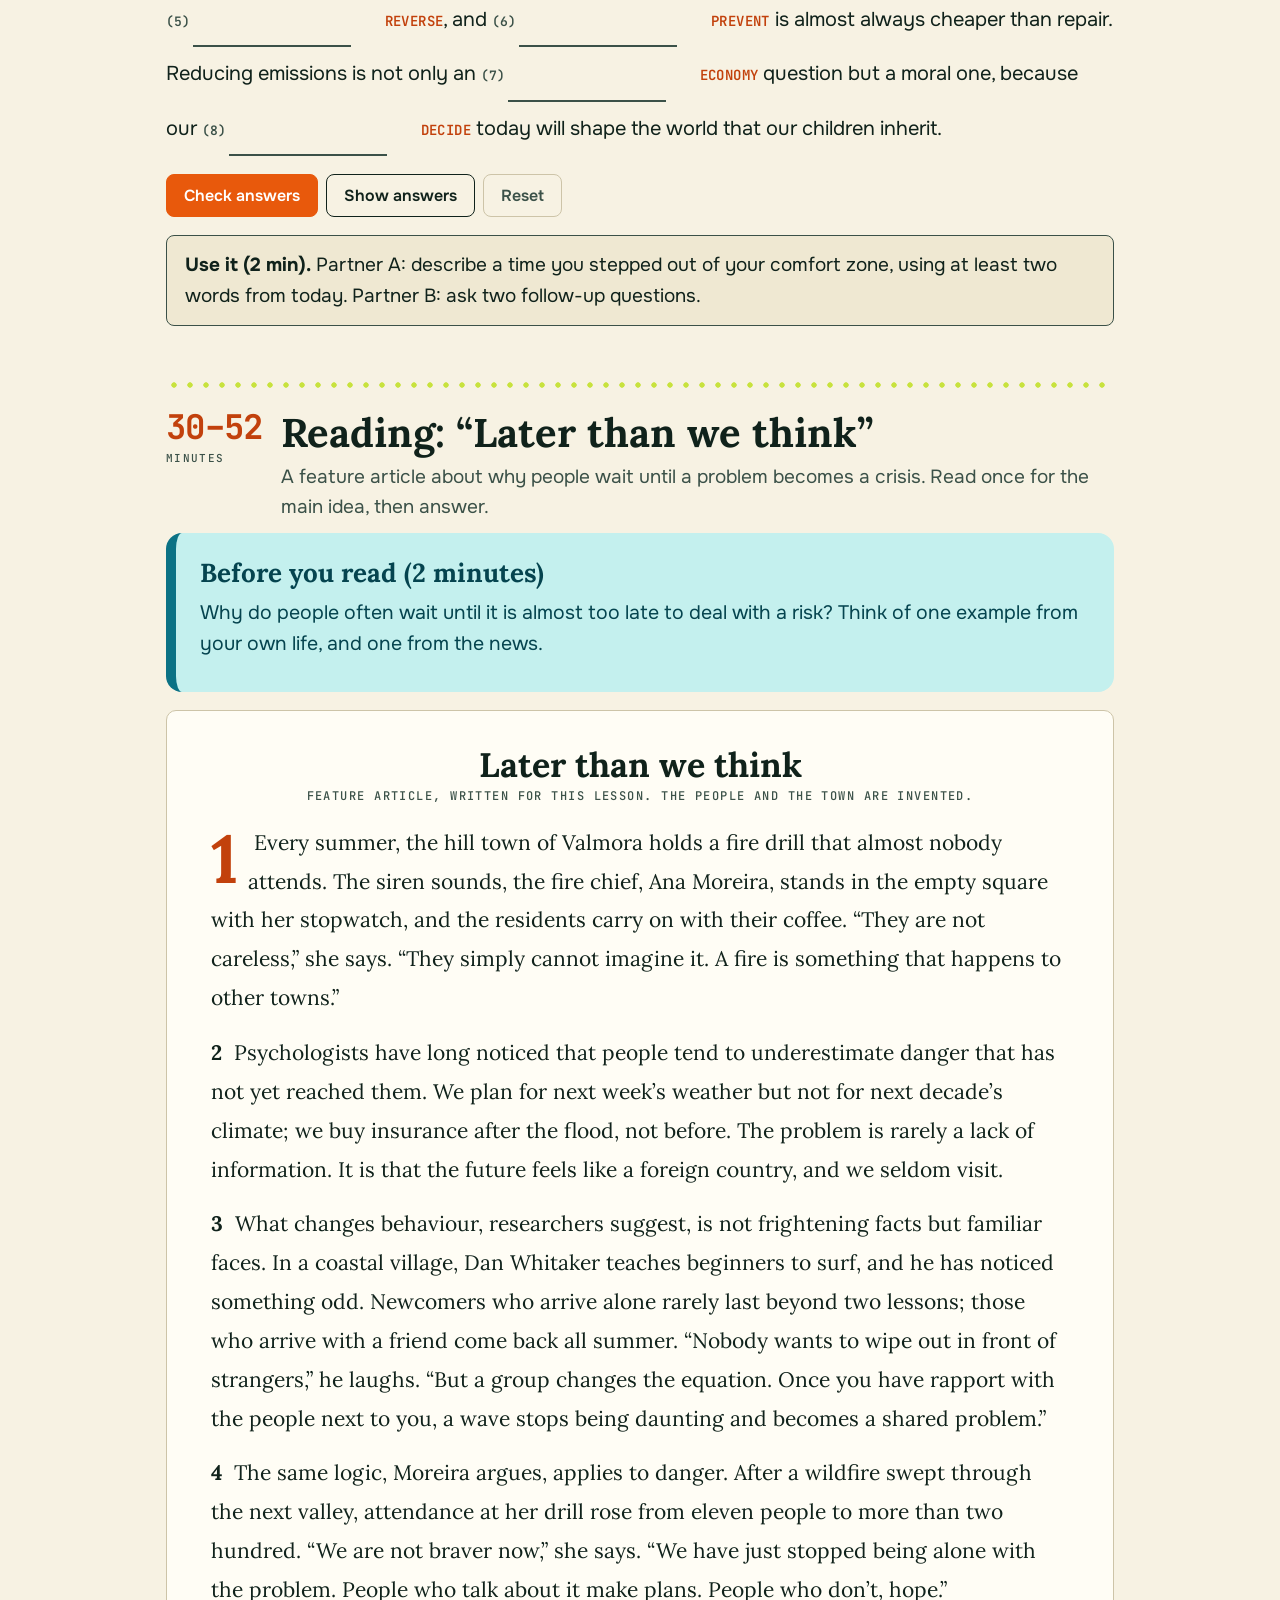
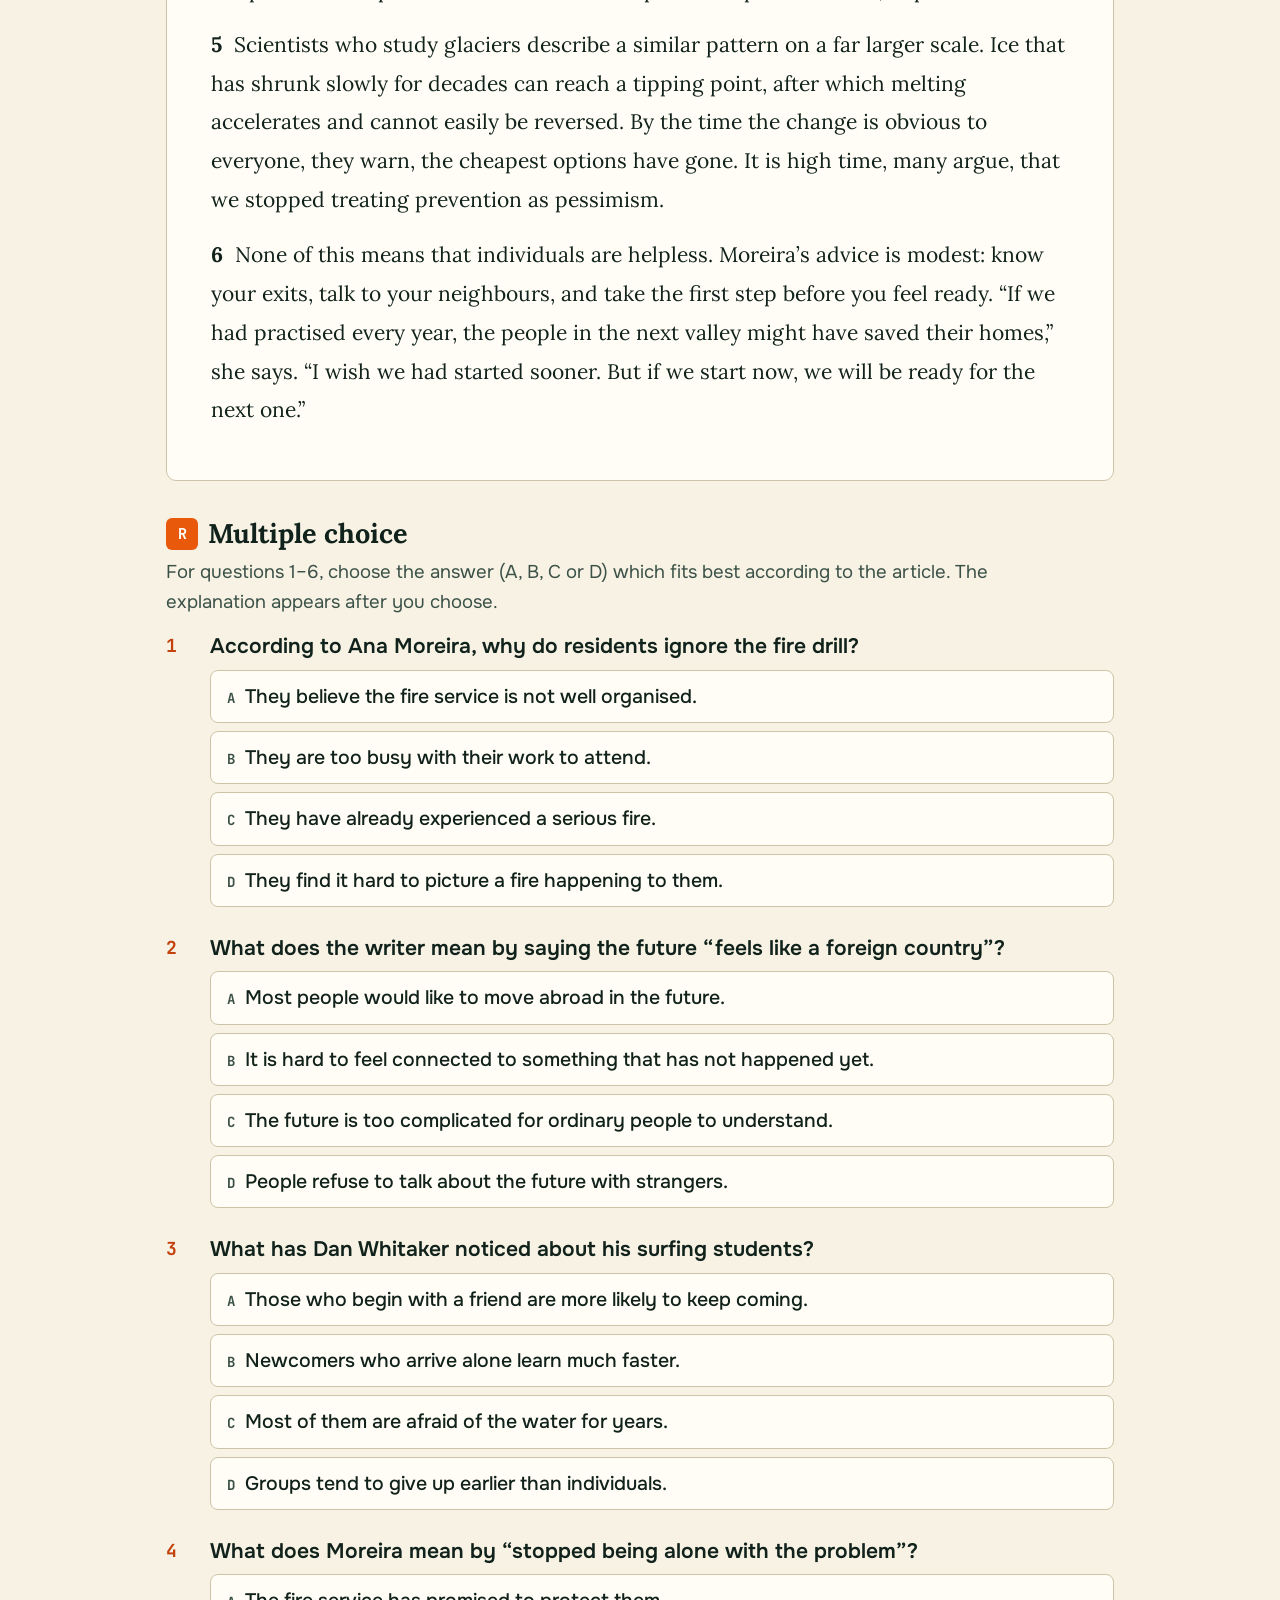
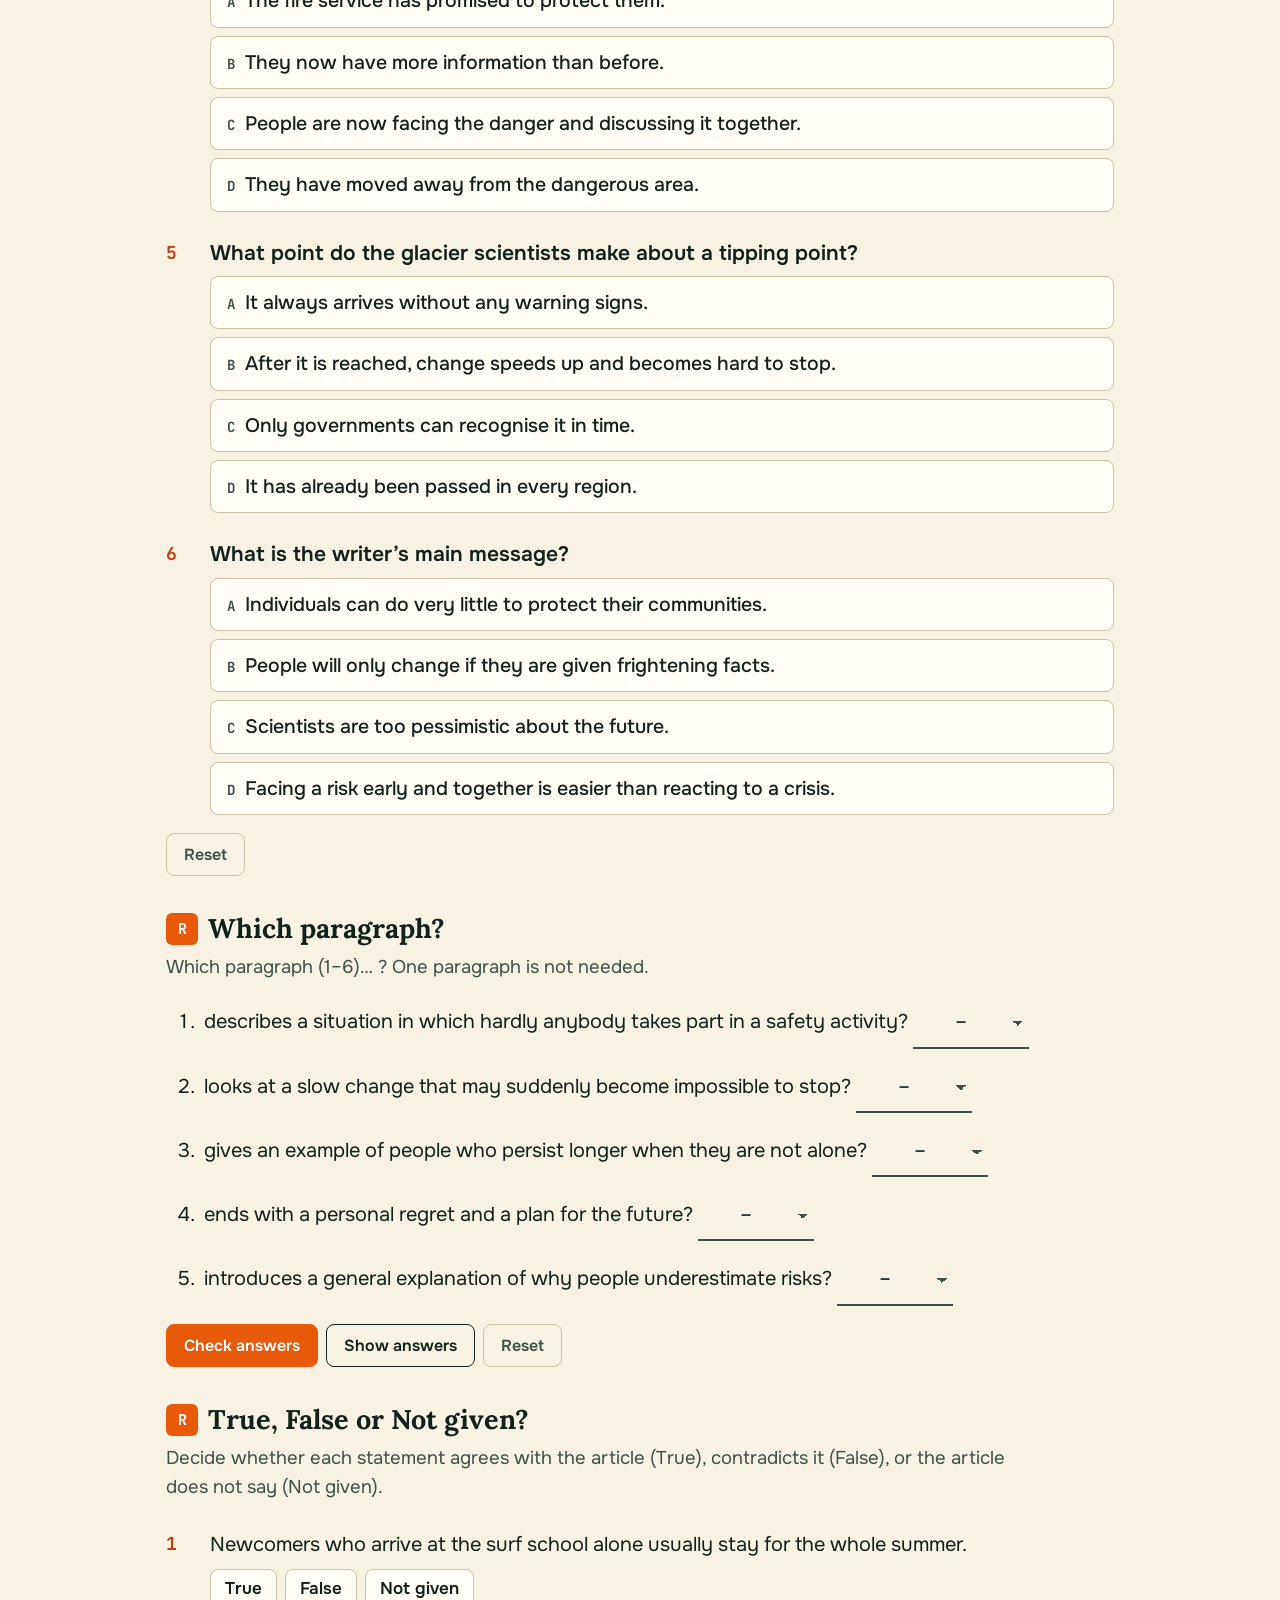
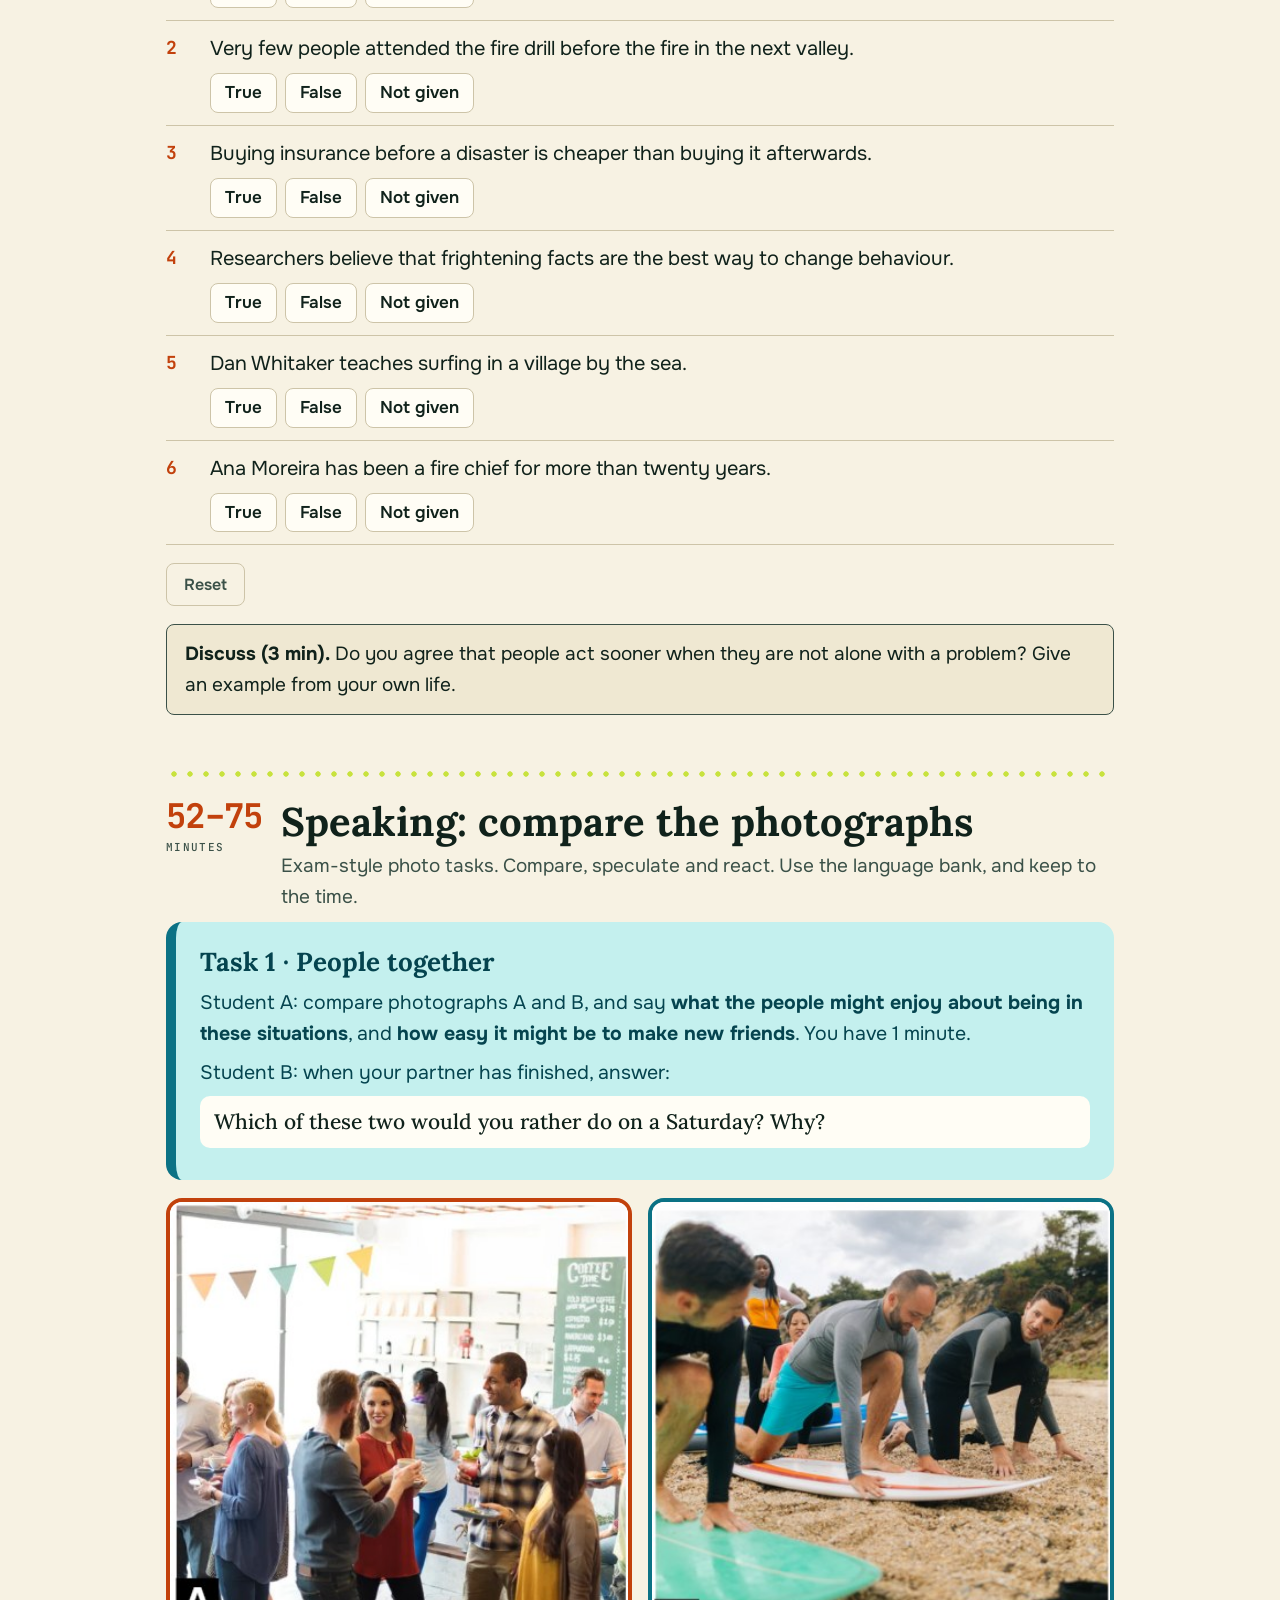
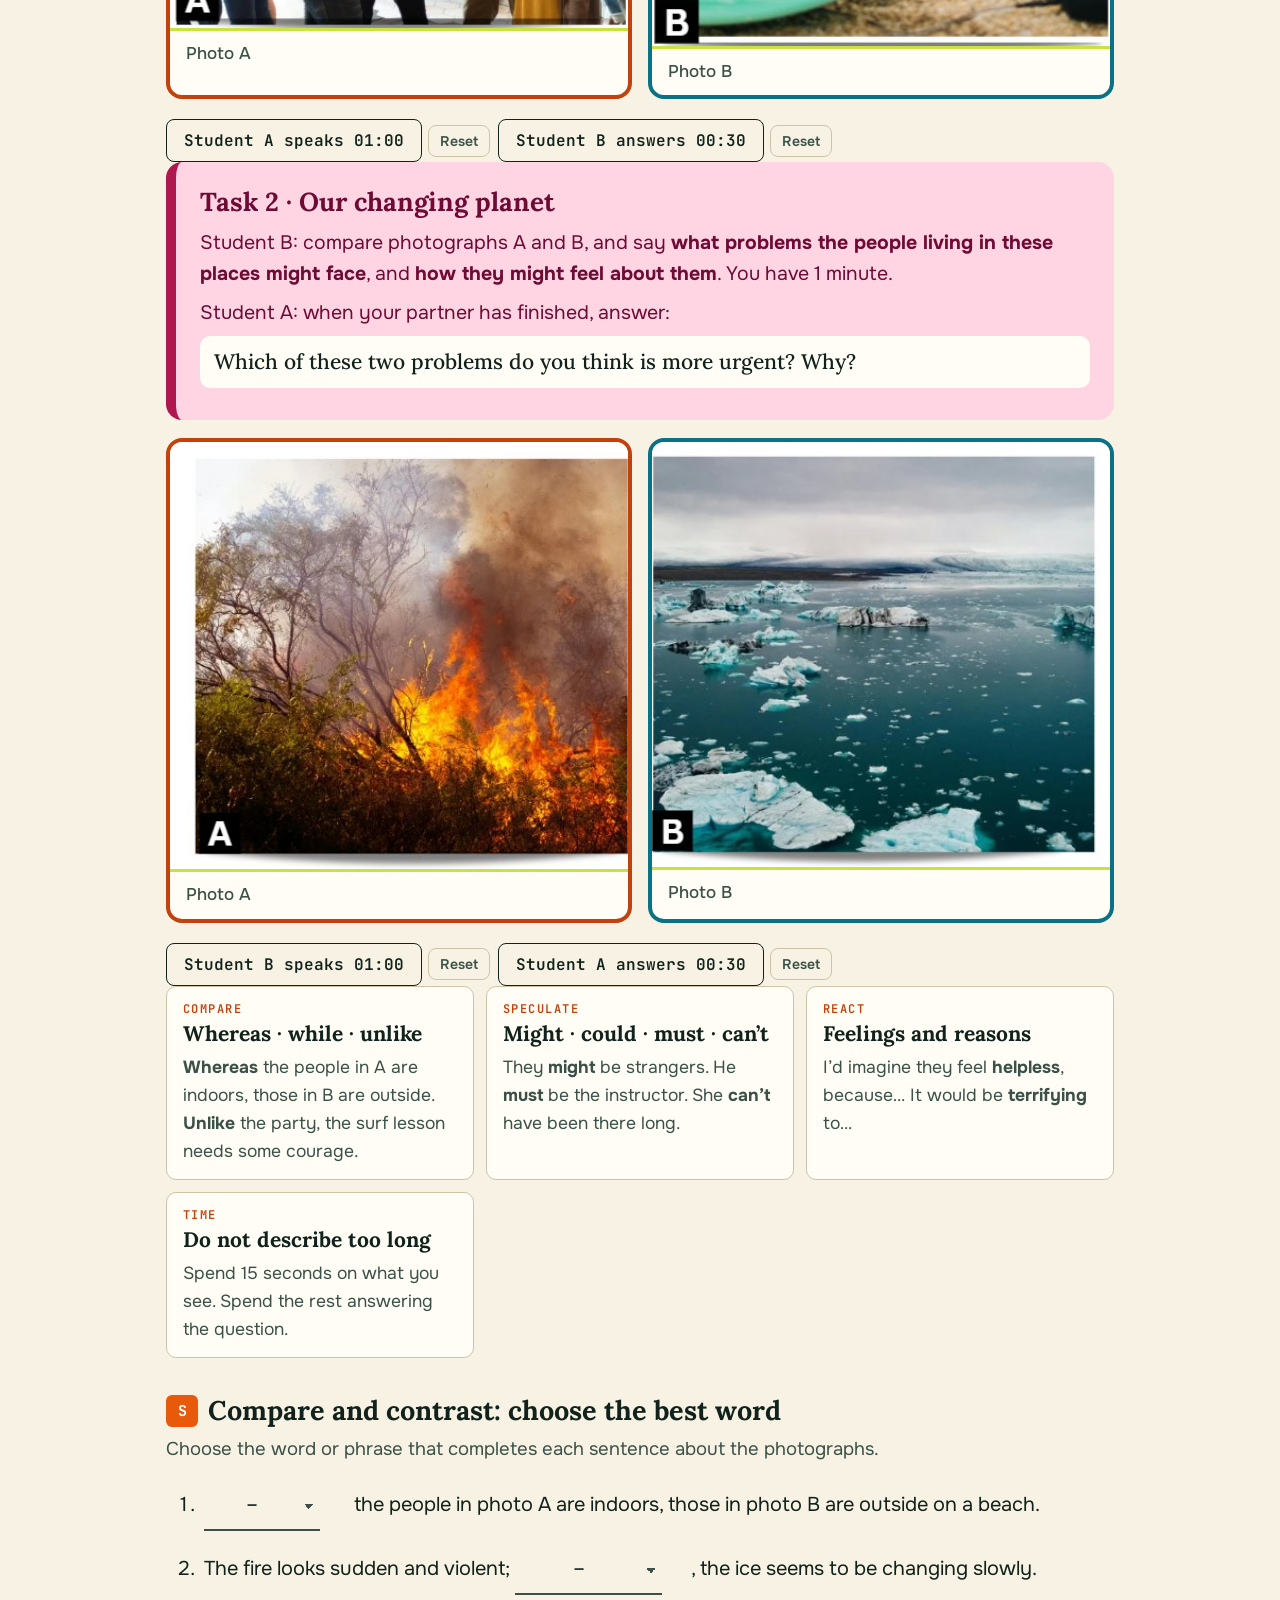
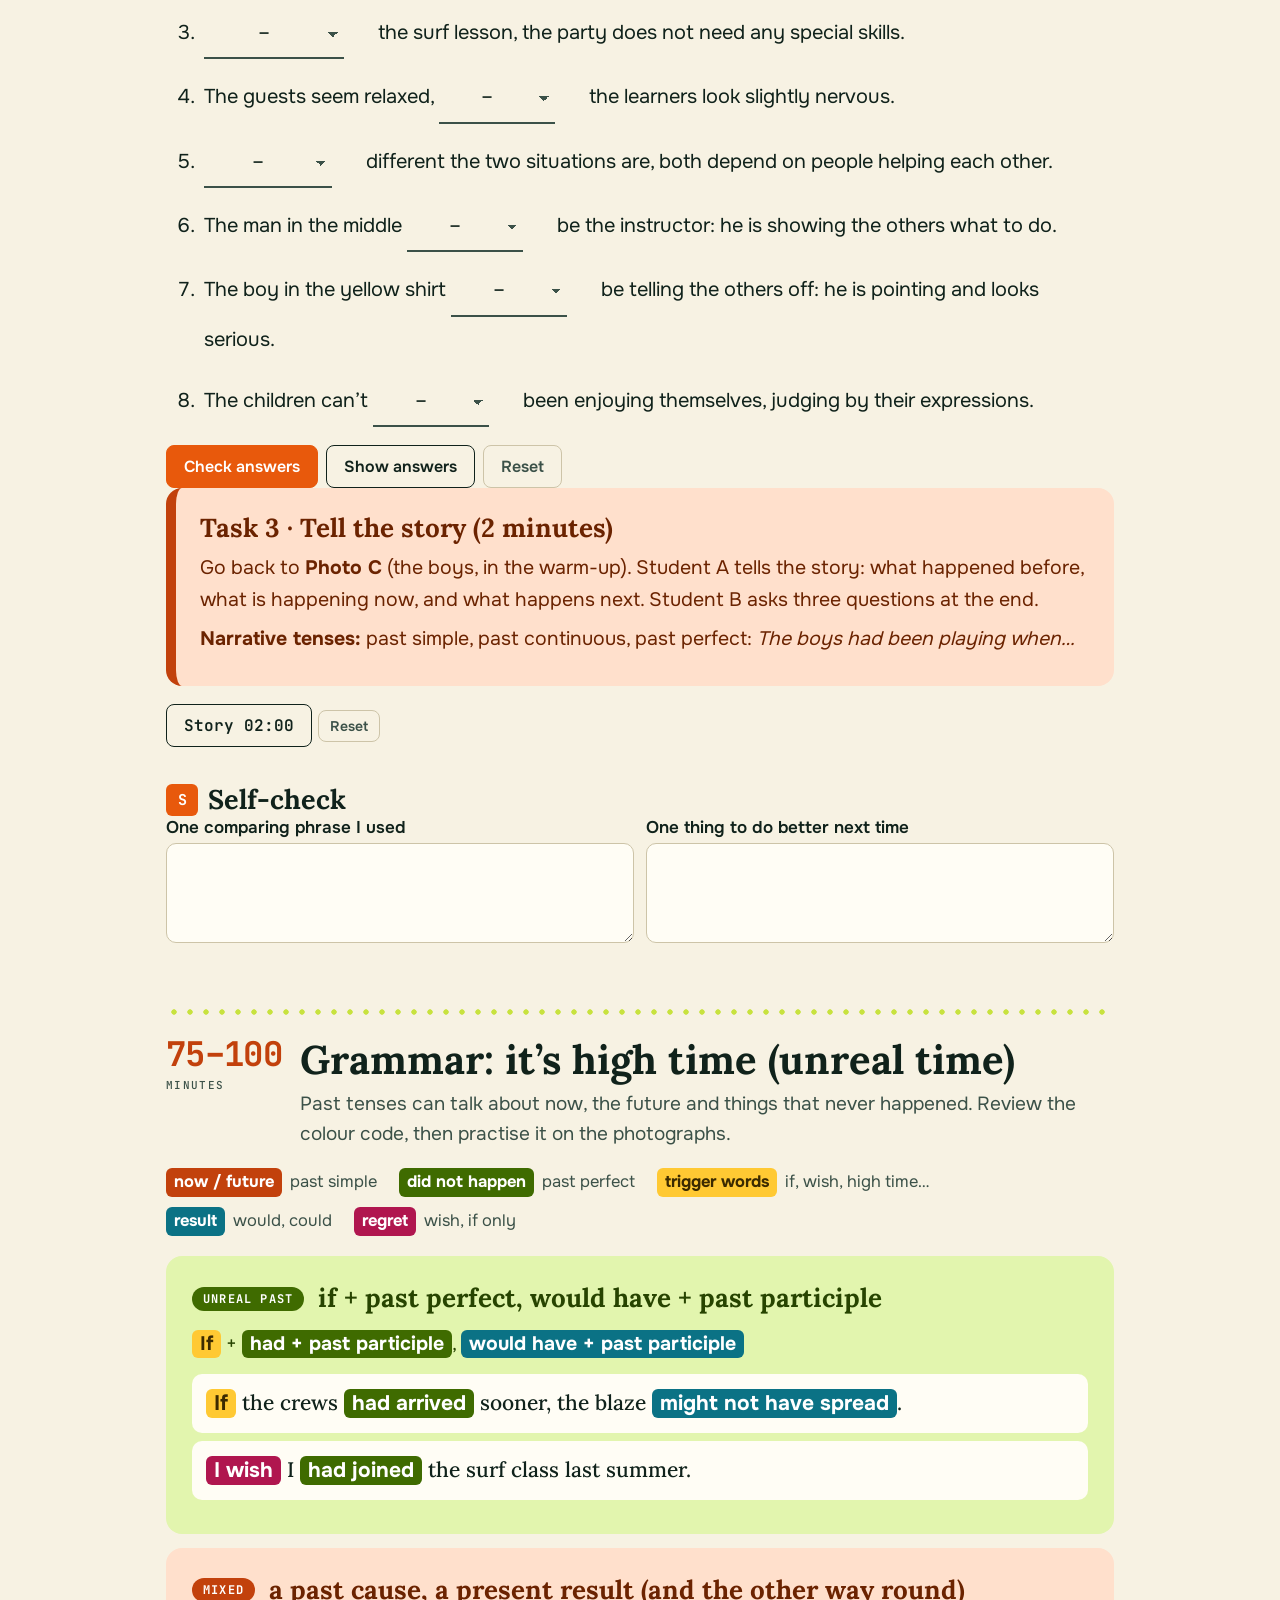
<file: lessons/hightime/index.html>
<!doctype html>
<html lang="en">
<head>
<meta charset="utf-8">
<meta name="viewport" content="width=device-width,initial-scale=1,viewport-fit=cover">
<meta name="claude:viewport-fit-sides" content="cover">
<title>High Time Lab</title>
<link rel="preconnect" href="https://fonts.googleapis.com">
<link rel="preconnect" href="https://fonts.gstatic.com" crossorigin>
<link href="https://fonts.googleapis.com/css2?family=Lora:ital,wght@0,500;0,700;1,500&family=Onest:wght@400;500;600;700&family=JetBrains+Mono:wght@500;700&display=swap" rel="stylesheet">
<link rel="stylesheet" href="../../shared/theme.css">
<link rel="stylesheet" href="bright.css">
</head>
<body>
<header class="band">
  <svg class="enso" viewBox="0 0 200 200" aria-hidden="true" style="opacity:.5"><circle cx="75" cy="100" r="58" fill="none" stroke="#FFD34D" stroke-width="10"/><circle cx="125" cy="100" r="58" fill="none" stroke="#C8E23E" stroke-width="10" stroke-dasharray="4 16" stroke-linecap="round"/></svg>
  <div class="wrap" style="position:relative">
    <p class="eyebrow" id="lesson-eyebrow"></p>
    <h1 id="lesson-title"></h1>
    <p class="sub" id="lesson-sub"></p>
    <div class="stats">
      <div class="stat"><b id="st-ans">0/0</b><span>answered</span></div>
      <div class="stat"><b id="st-ok">0</b><span>right first time</span></div>
      <div class="stat"><b id="st-acc">–</b><span>accuracy</span></div>
      <div class="tools">
        <a class="btn sm" href="../../index.html" style="text-decoration:none">← All lessons</a>
        <button class="btn sm" id="btn-export" type="button">Save my answers</button>
        <button class="btn sm" id="btn-theme" type="button">Light / dark</button>
      </div>
    </div>
    <div class="review" id="review"></div>
  </div>
</header>

<nav class="nav" aria-label="Lesson sections">
  <div class="wrap navin">
    <div class="tabs" role="tablist">
      <button id="tab-lesson" role="tab" aria-selected="true" type="button">Lesson · 120 min</button>
      <button id="tab-pr" role="tab" aria-selected="false" type="button">Practice Lab</button>
      <button id="tab-hw" role="tab" aria-selected="false" type="button">Homework</button>
    </div>
    <div class="steps" id="steps"></div>
  </div>
</nav>

<div class="wrap">
  <section id="export" class="ex" hidden>
    <div class="ex-h"><h3>Your answers</h3></div>
    <p class="instr">Copy this text and send it to your teacher, or download it as a file.</p>
    <textarea id="export-text" rows="10" readonly aria-label="Your answers"></textarea>
    <div class="bar">
      <button class="btn primary" id="btn-copy" type="button">Copy</button>
      <button class="btn" id="btn-dl" type="button">Download .txt</button>
      <button class="btn ghost" id="btn-close" type="button">Close</button>
      <button class="btn ghost" id="btn-clear" type="button">Erase my answers</button>
      <span class="score" id="copy-msg"></span>
    </div>
  </section>
  <main id="main-lesson"></main>
  <main id="main-pr" hidden></main>
  <main id="main-hw" hidden></main>
</div>

<script src="data.js"></script>
<script src="data2.js"></script>
<script src="../../shared/engine.js"></script>
</body>
</html>
</file>
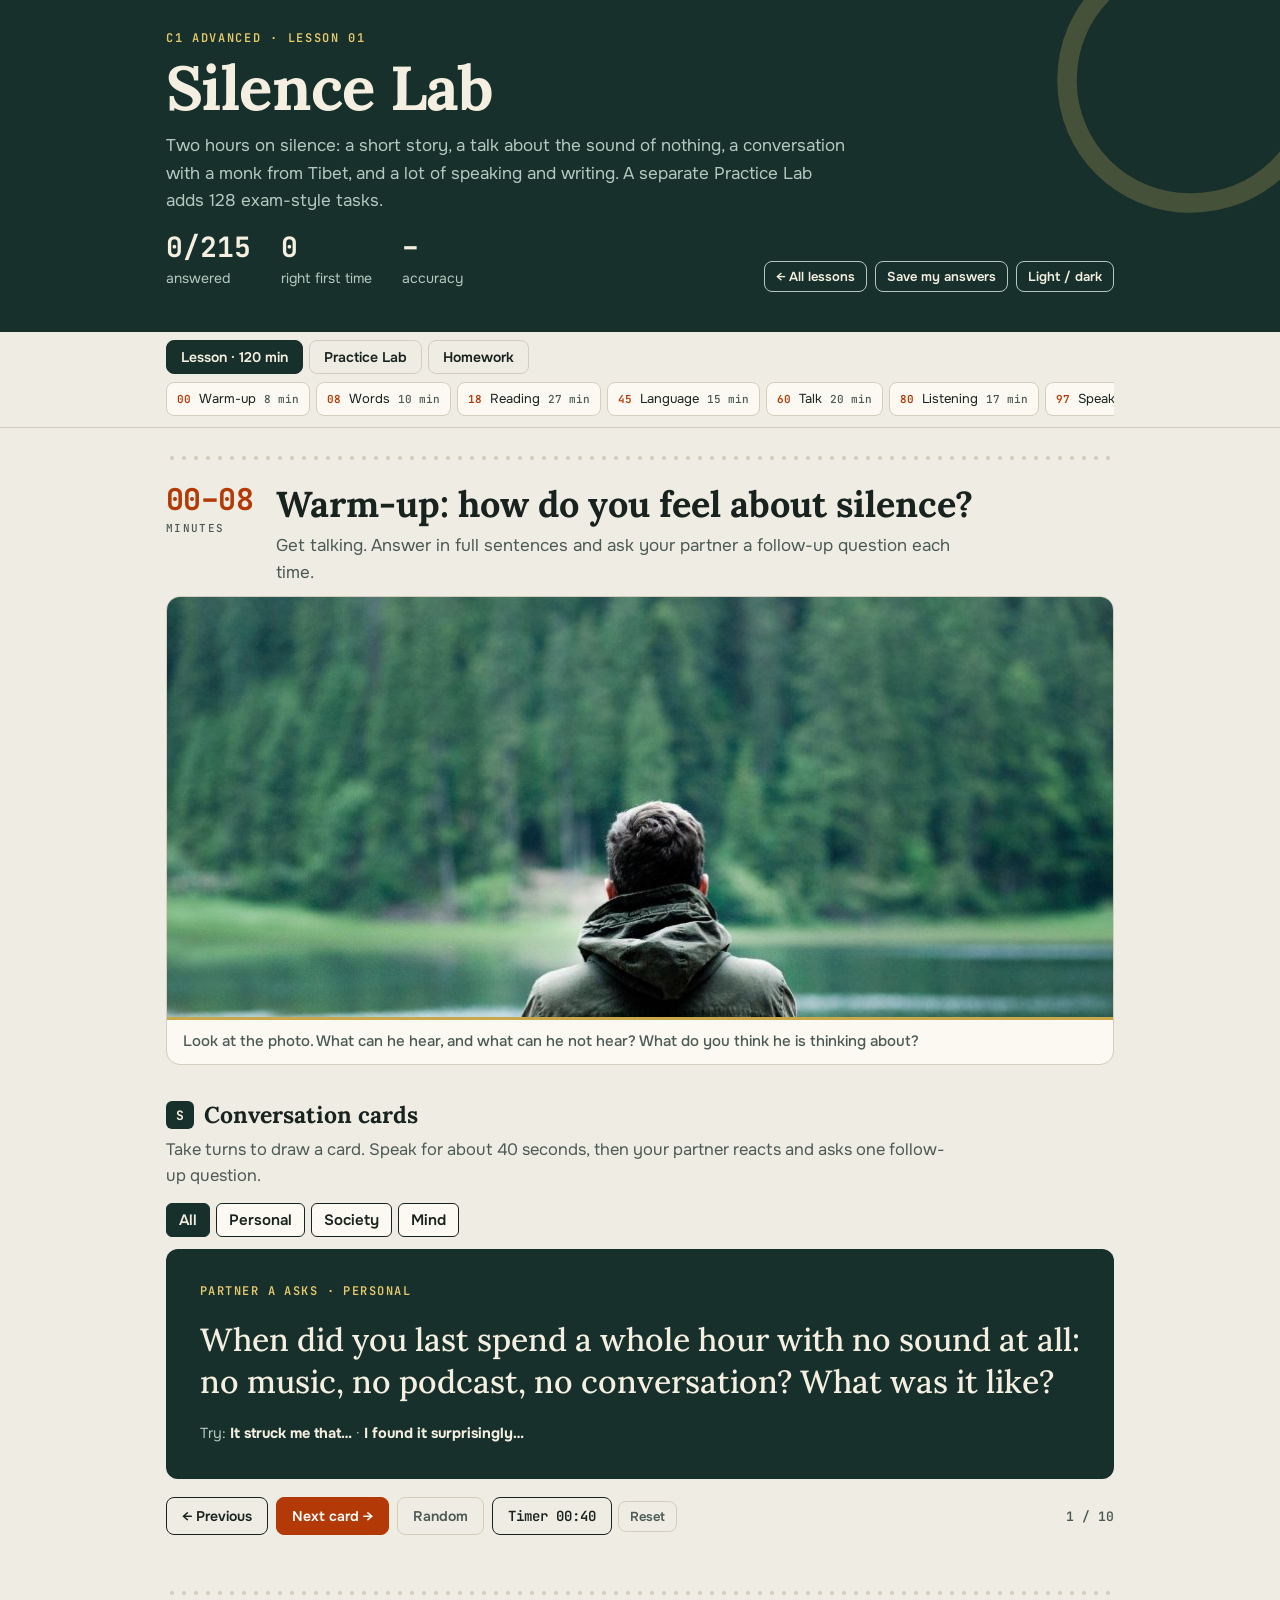
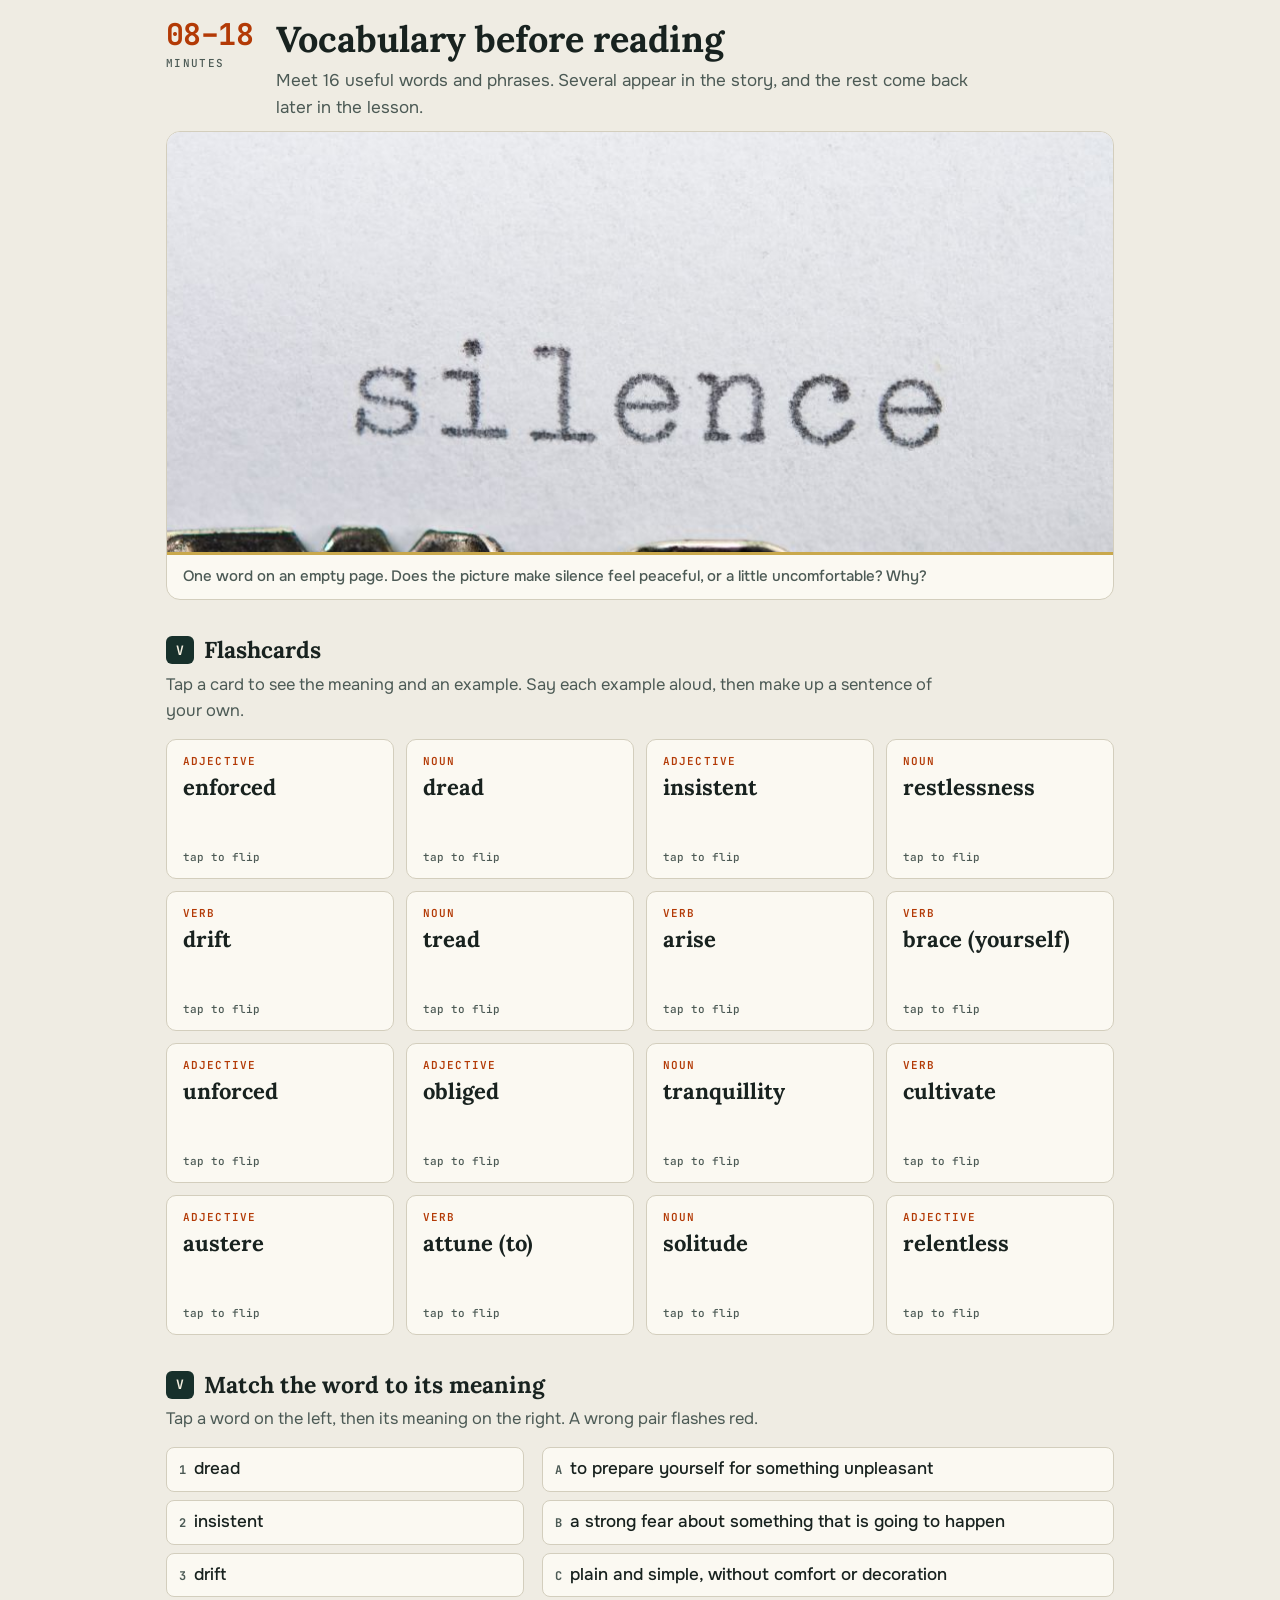
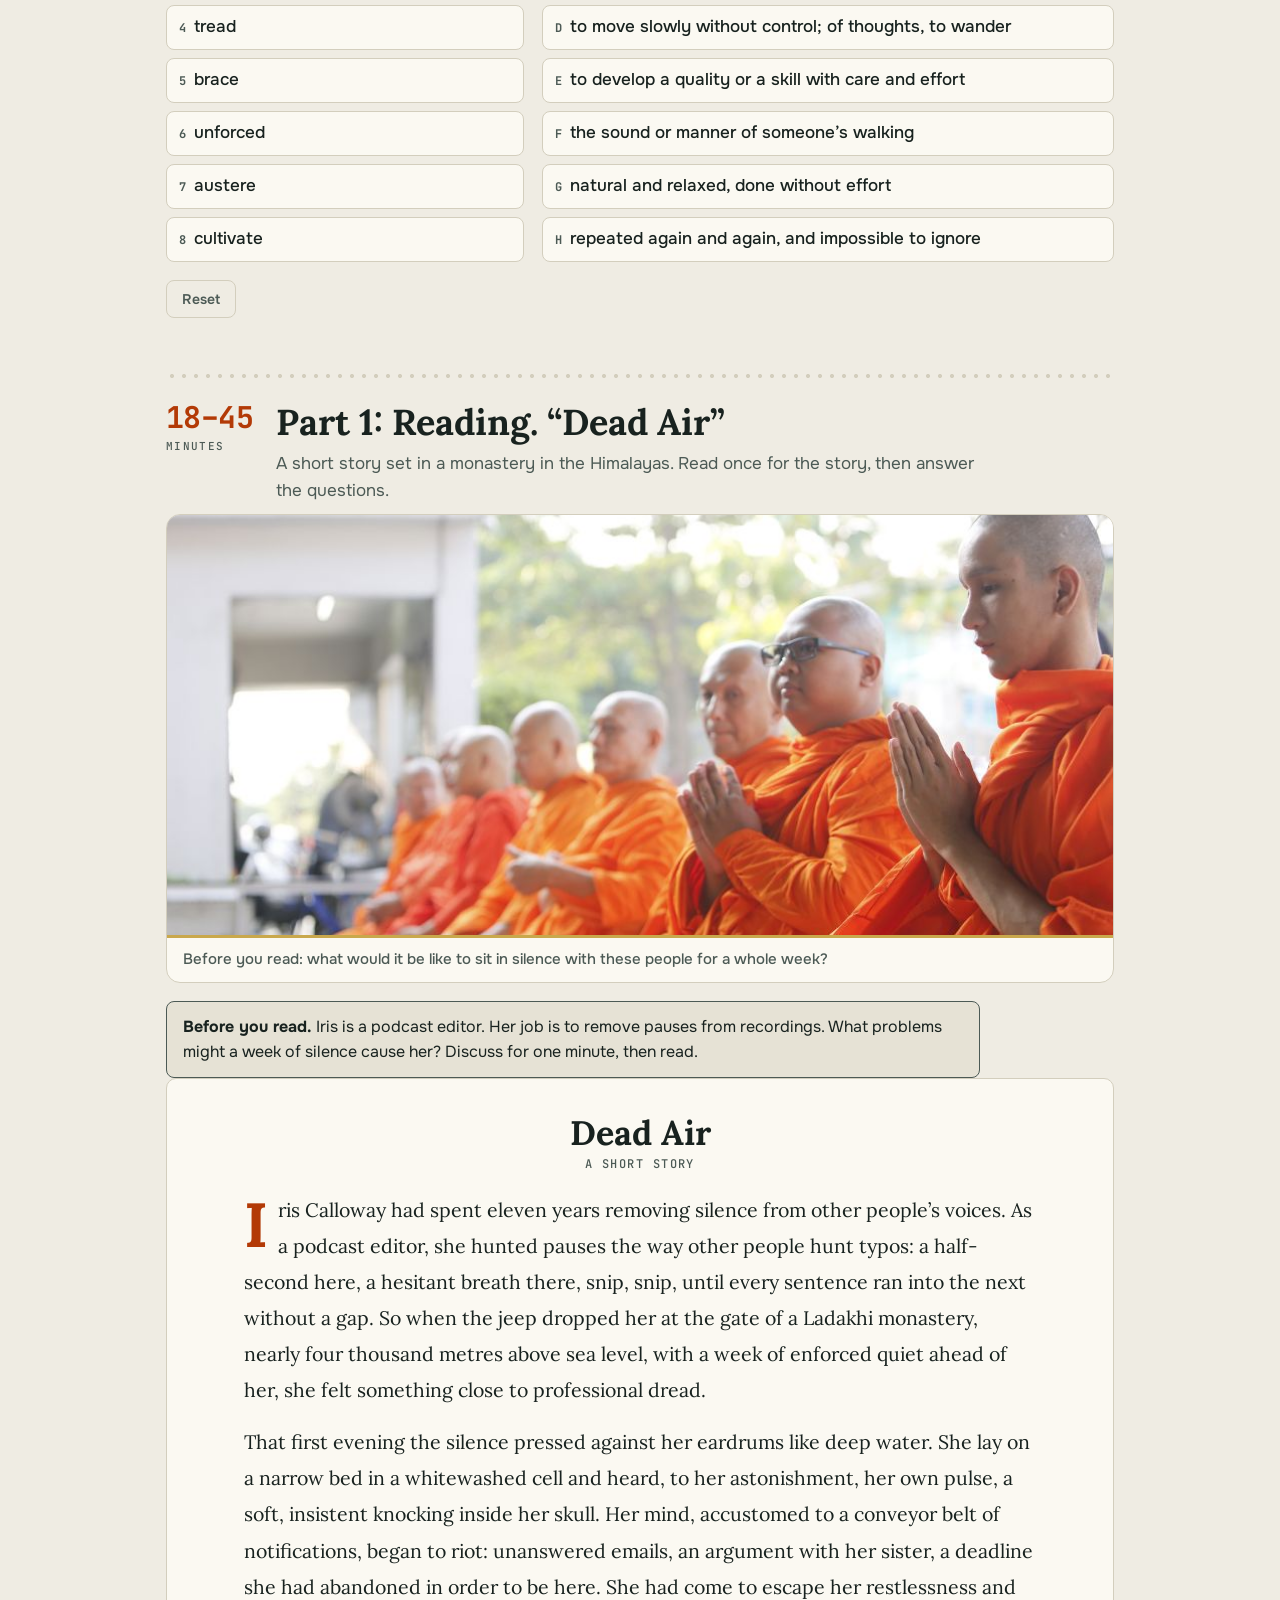
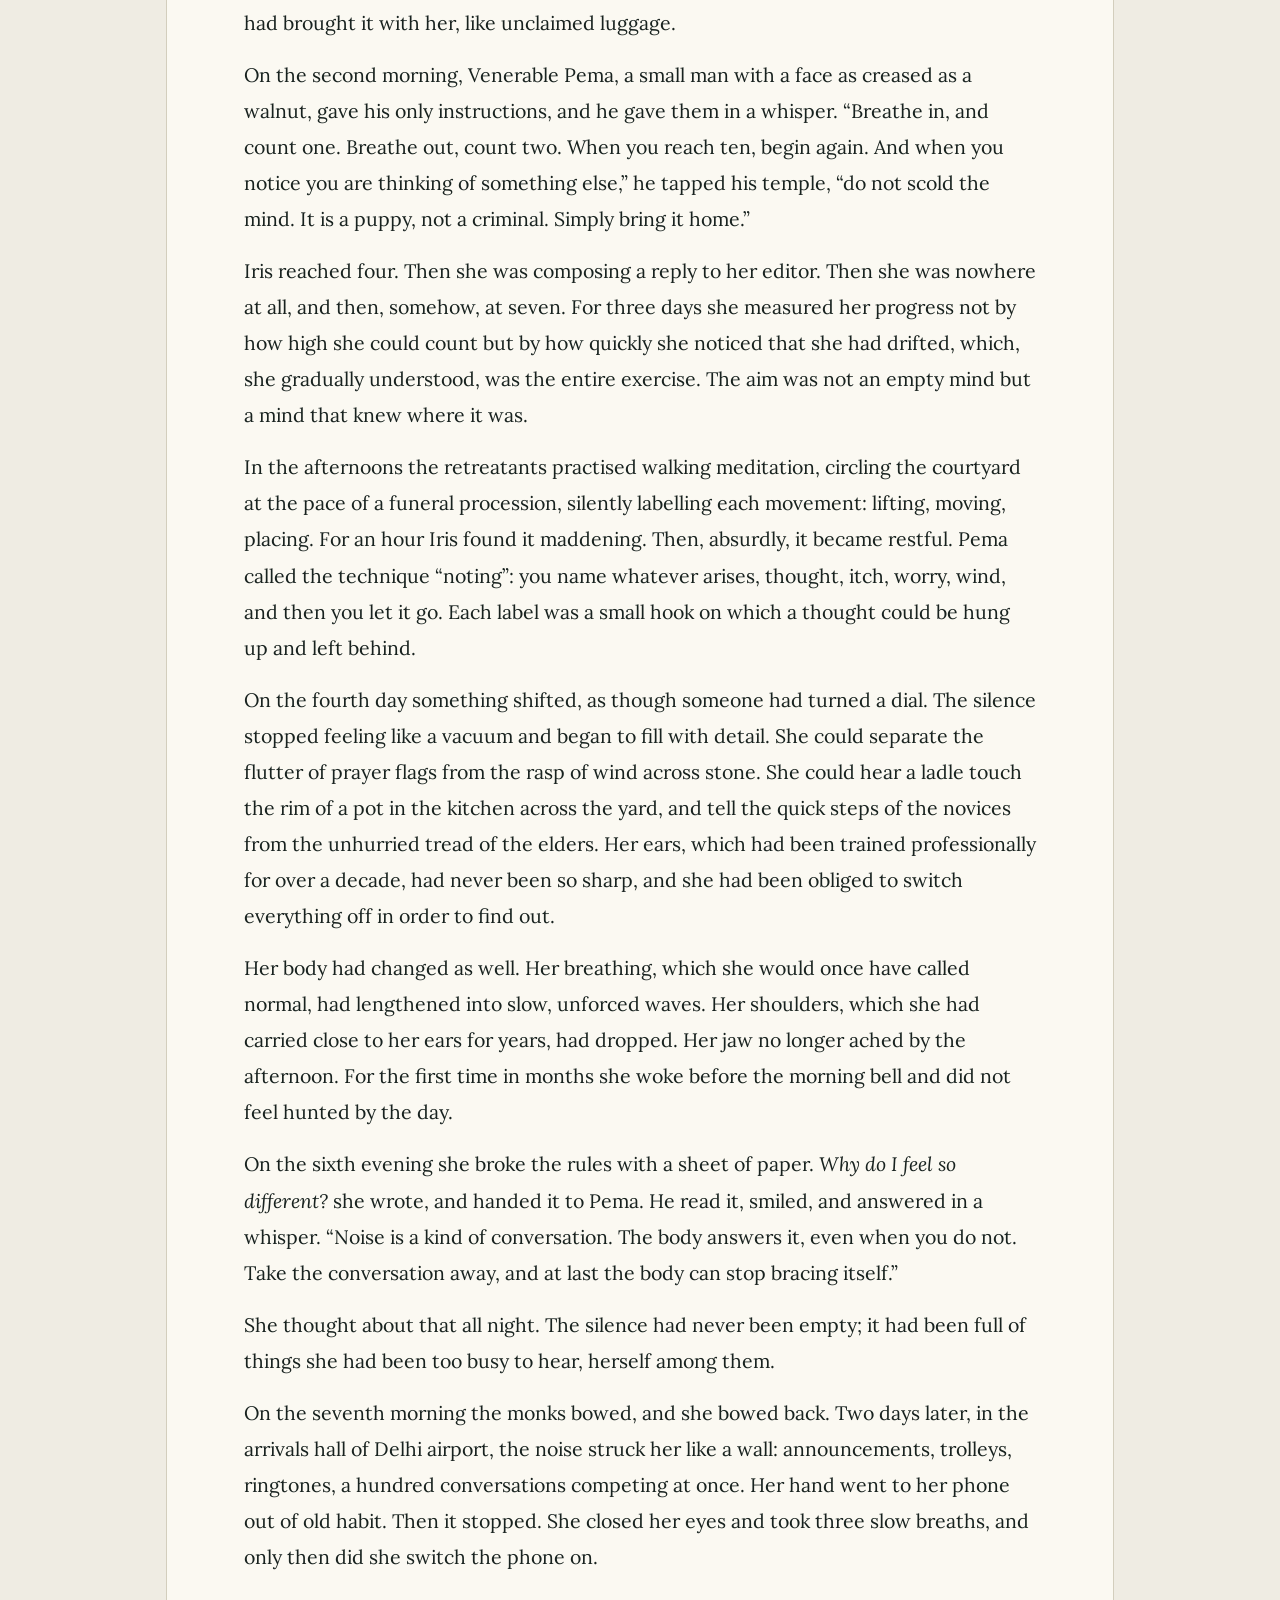
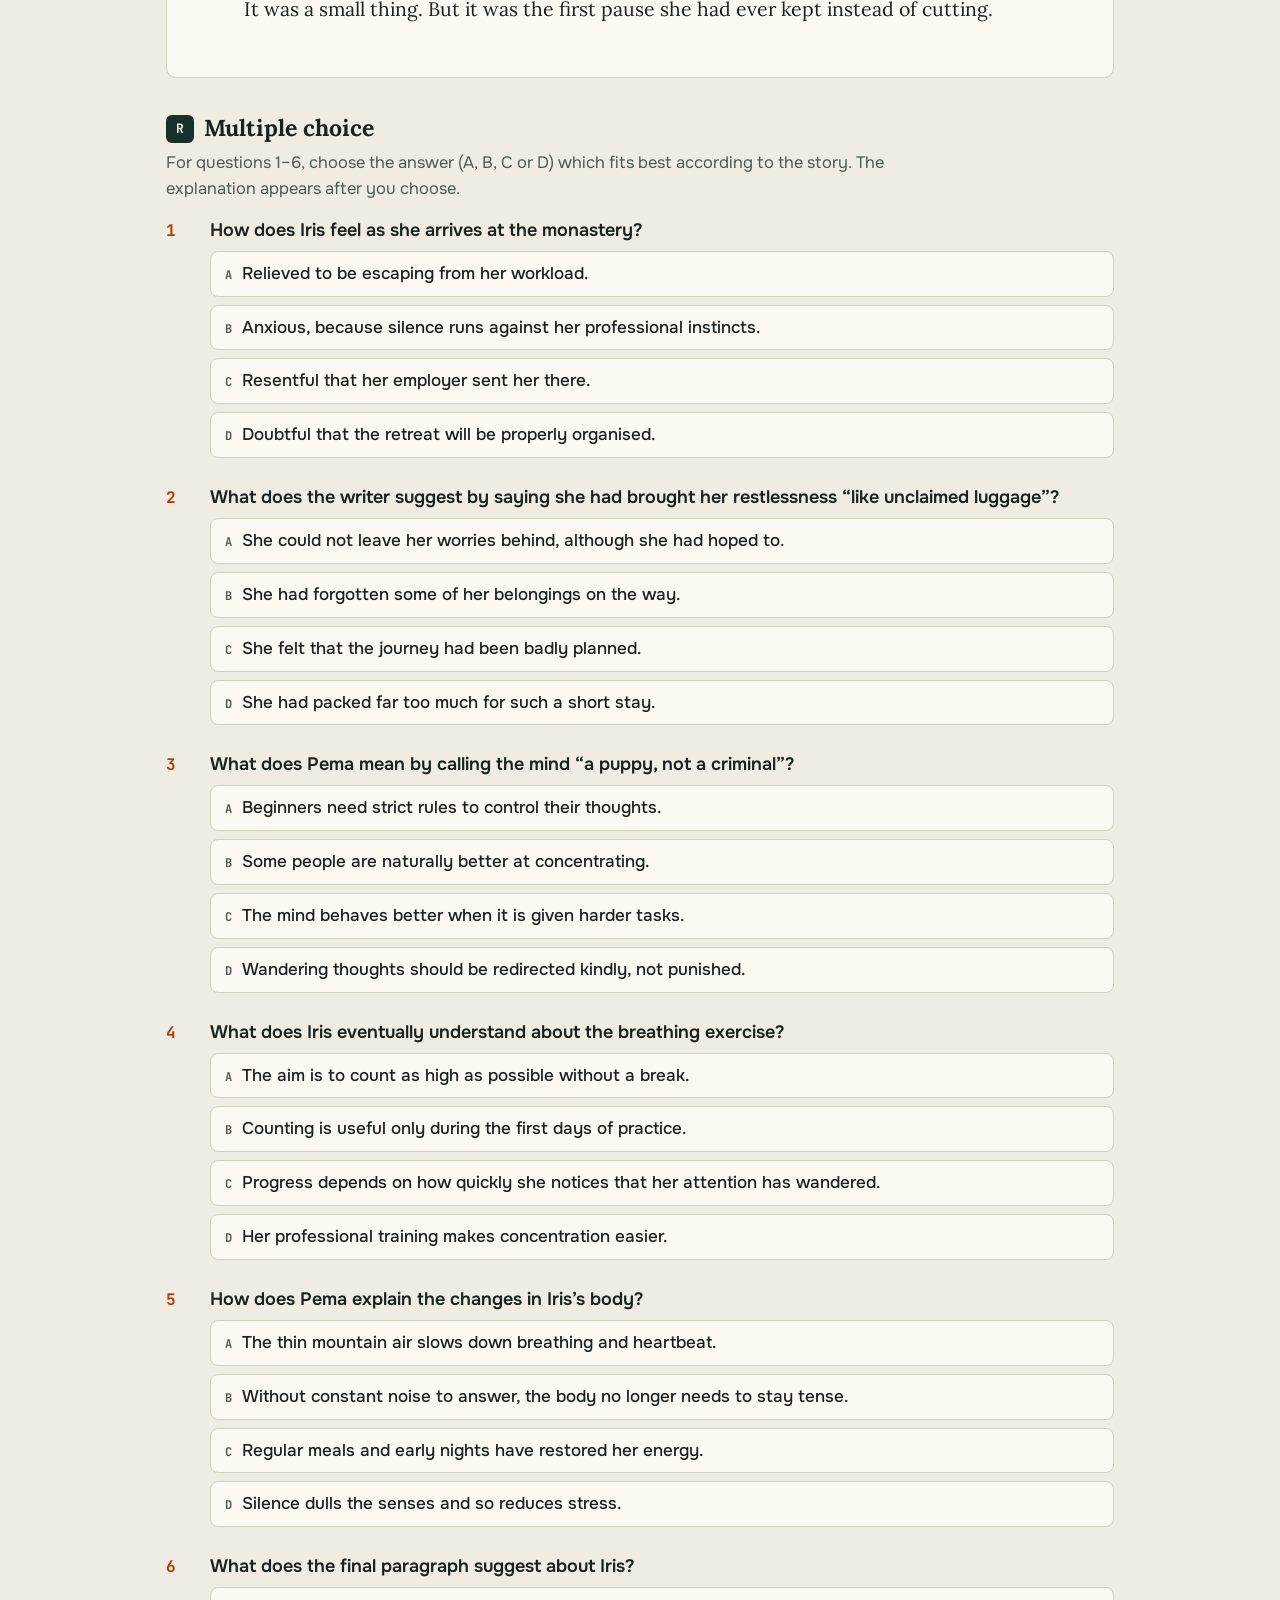
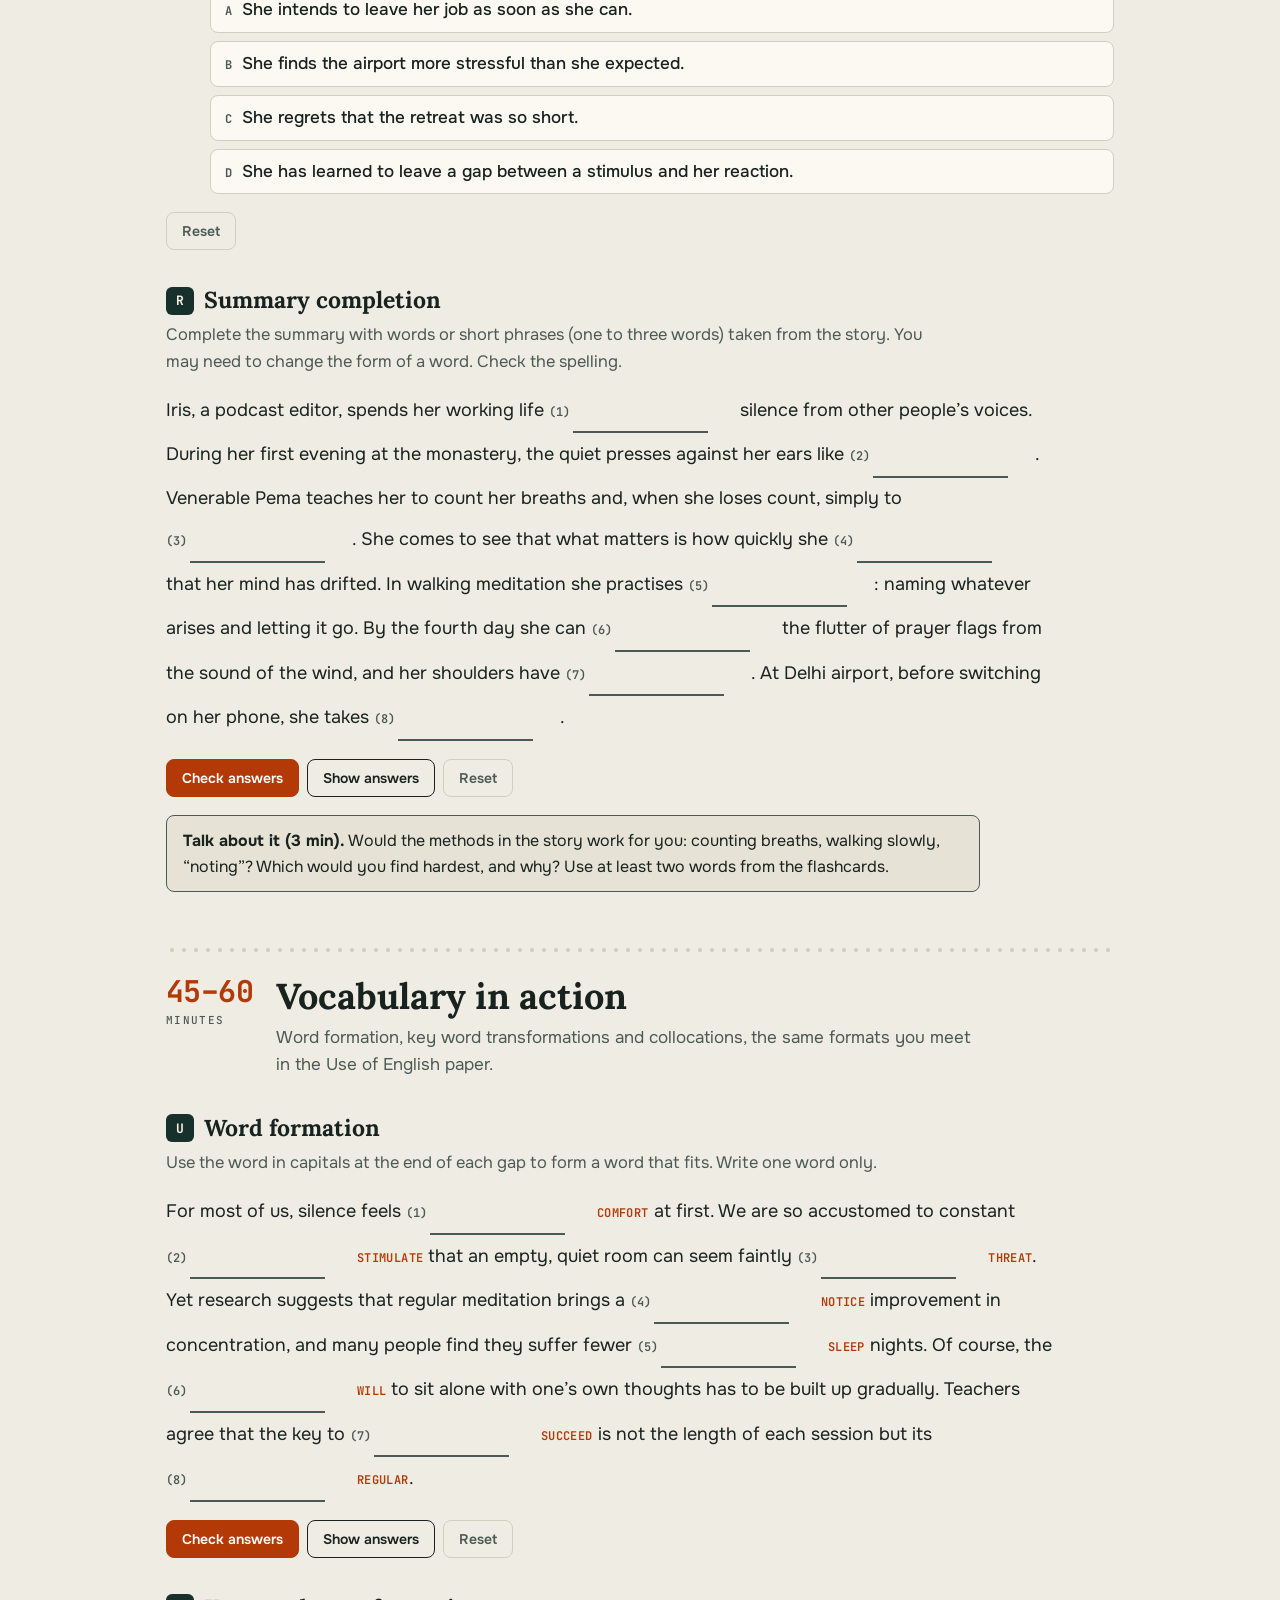
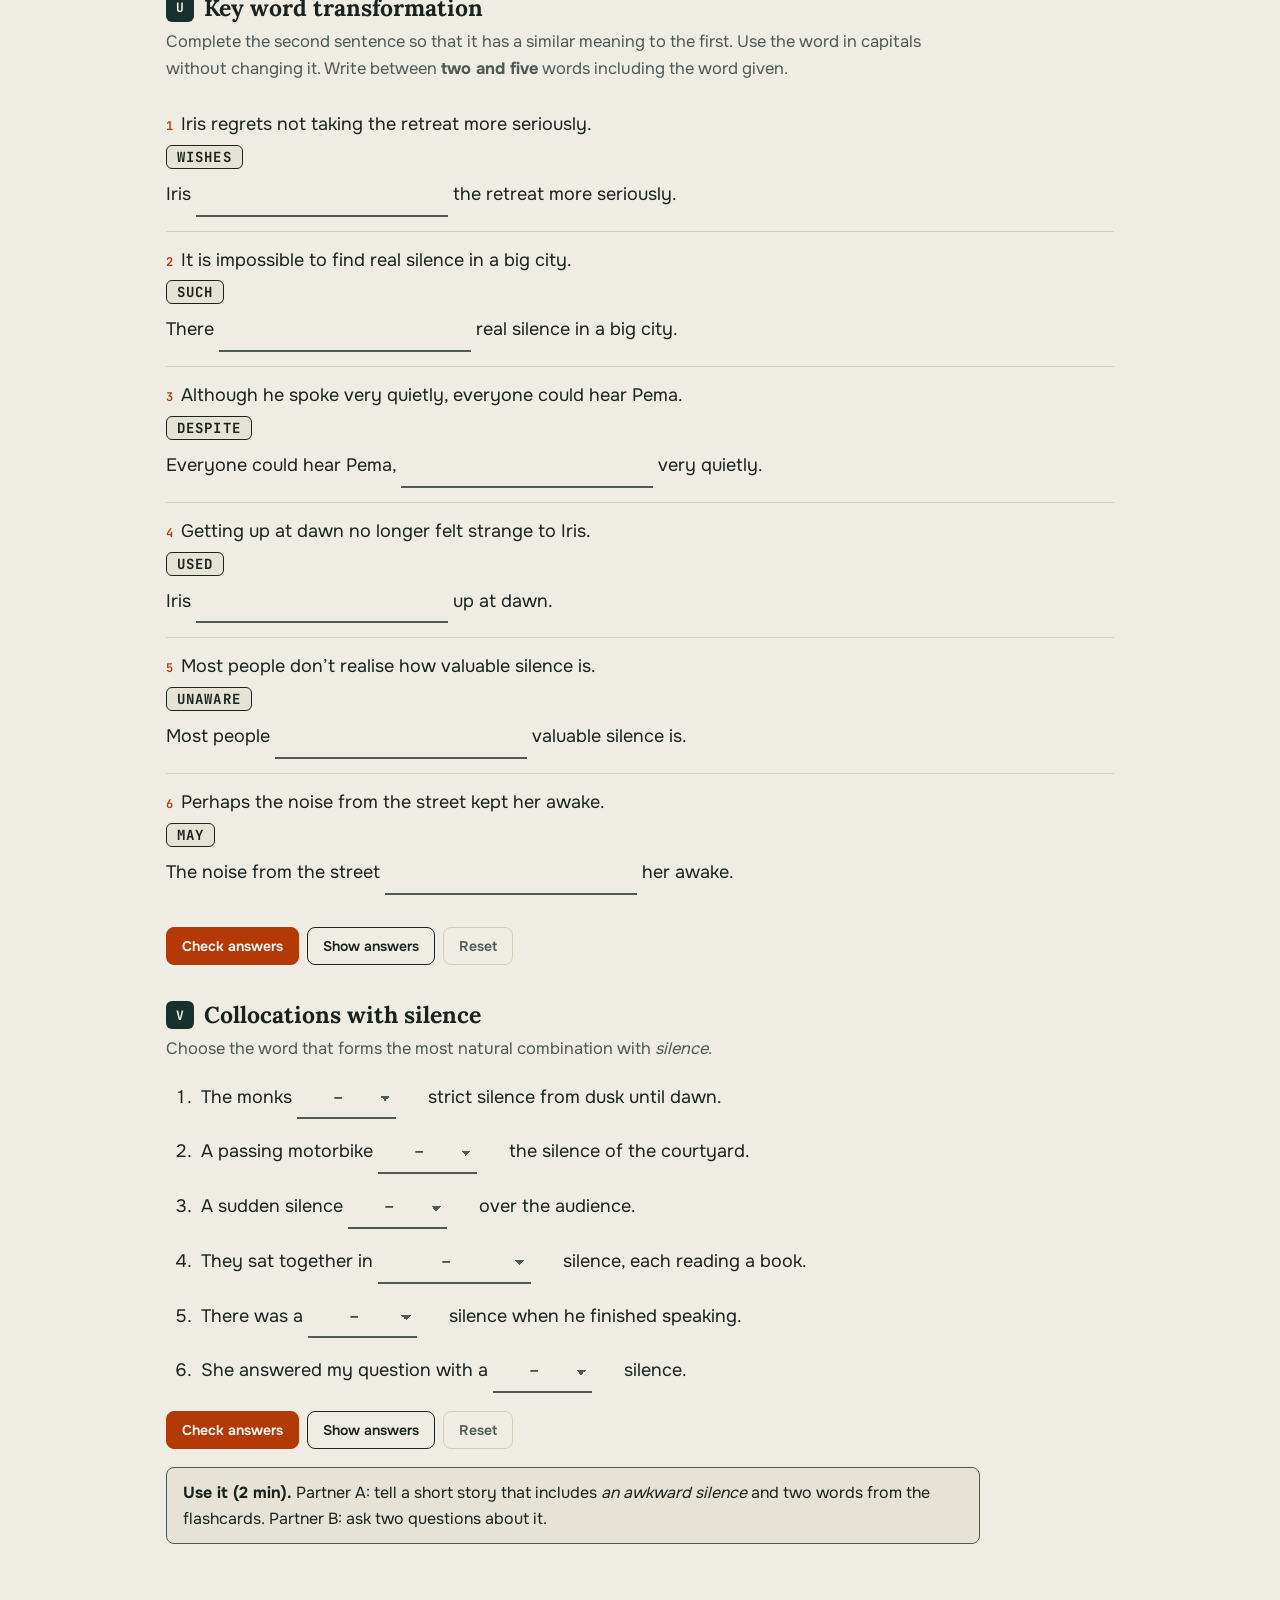
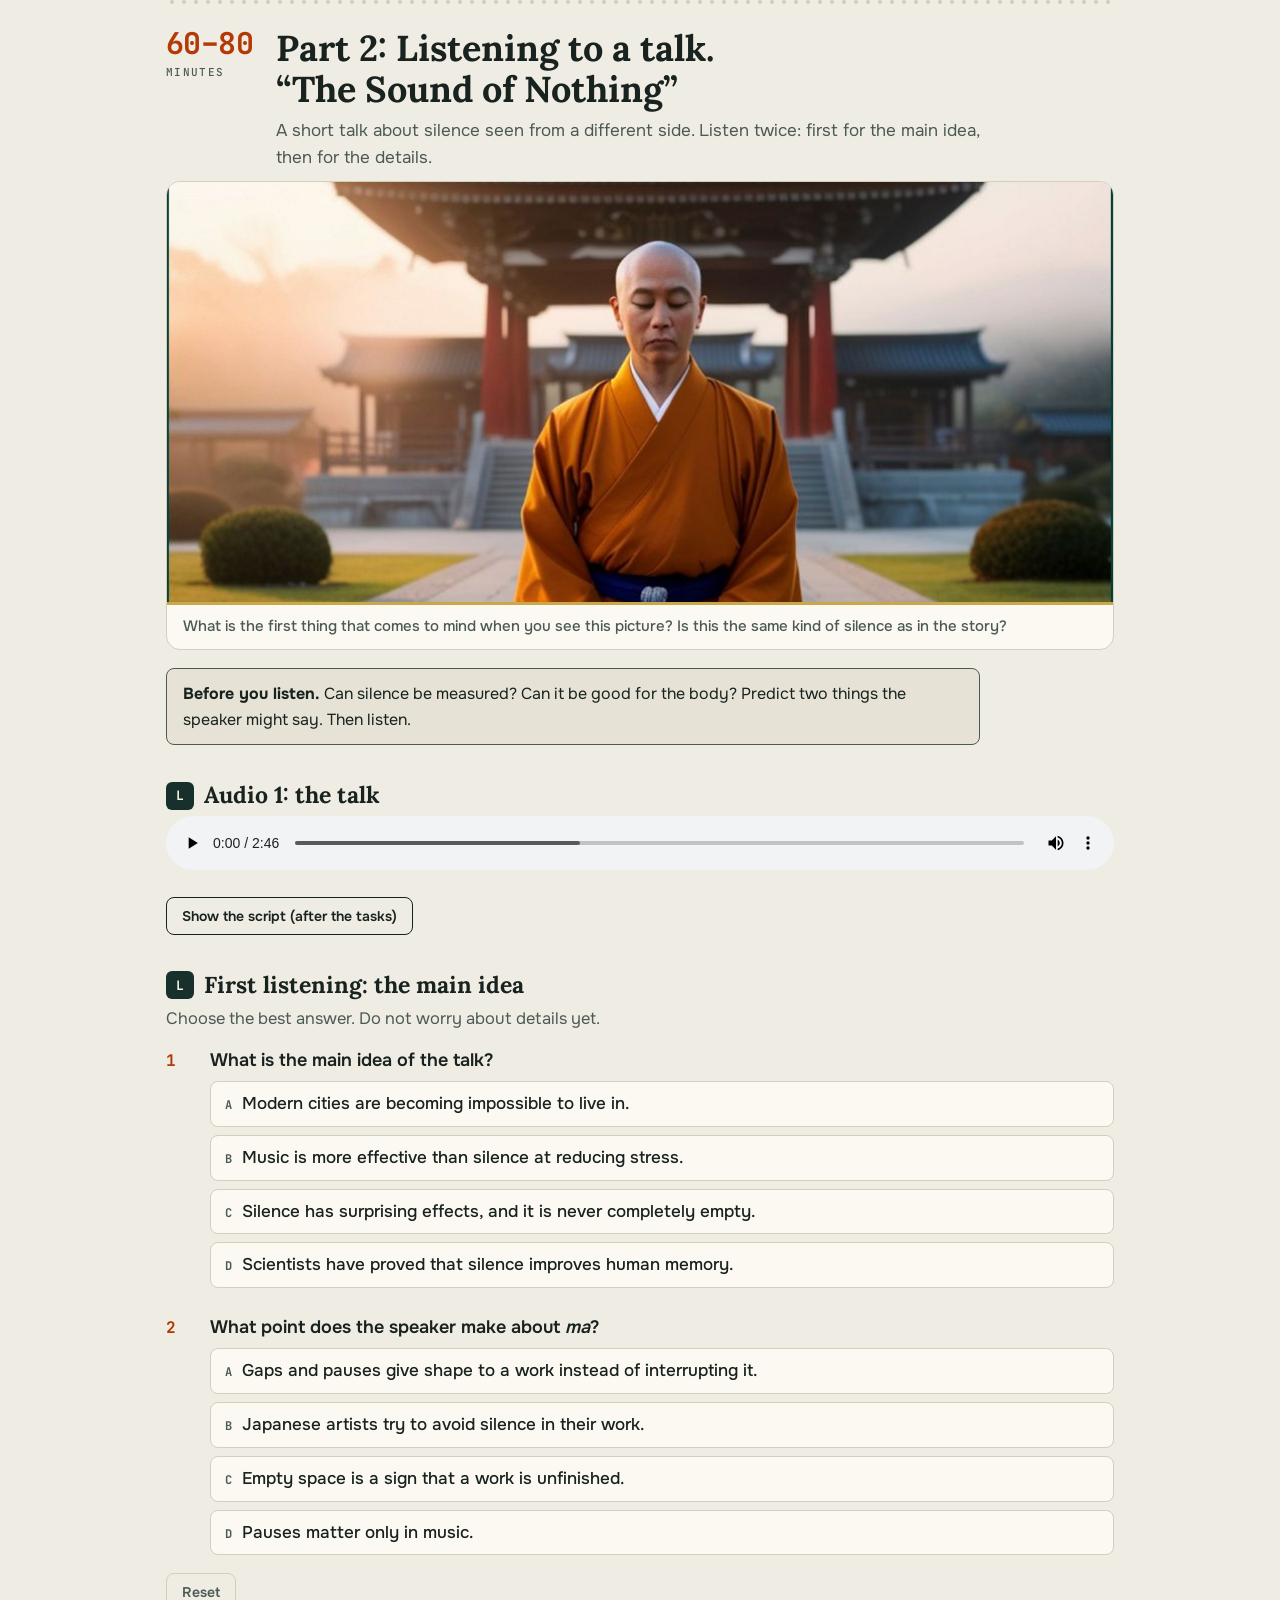
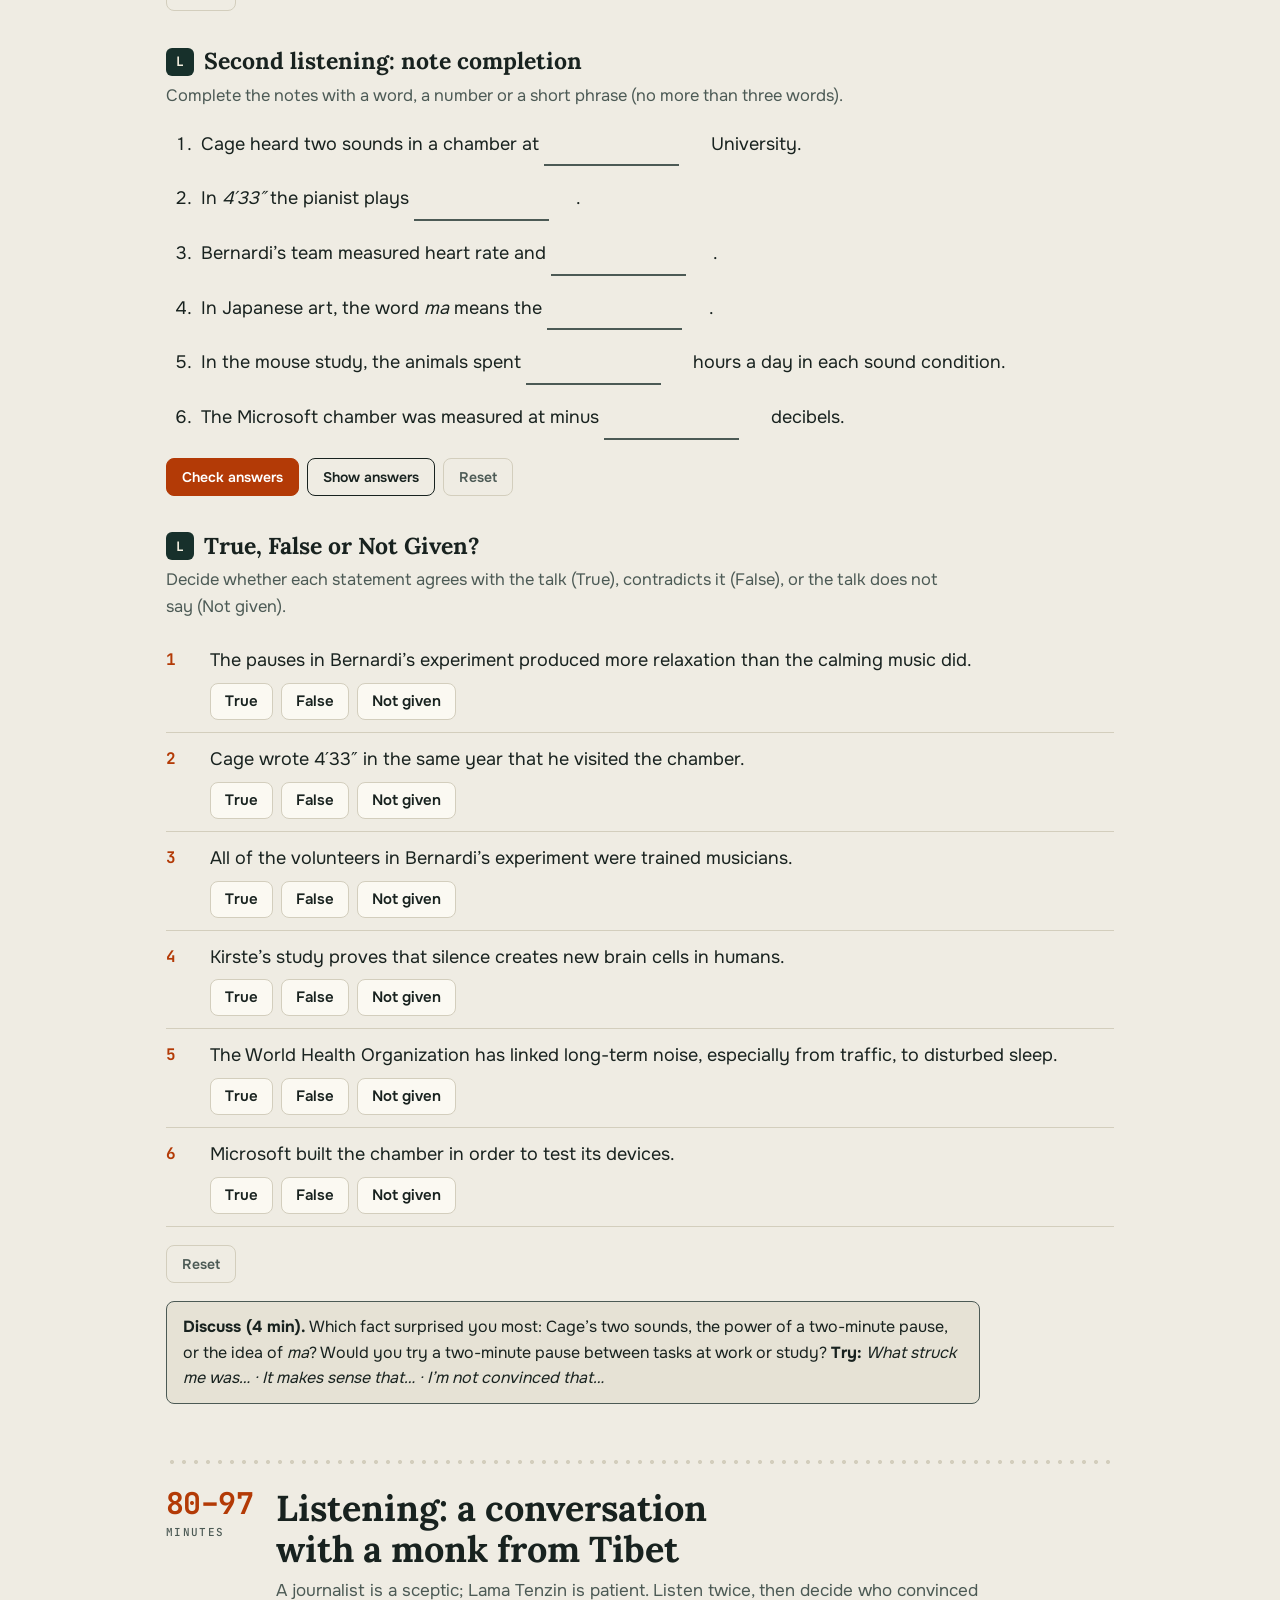
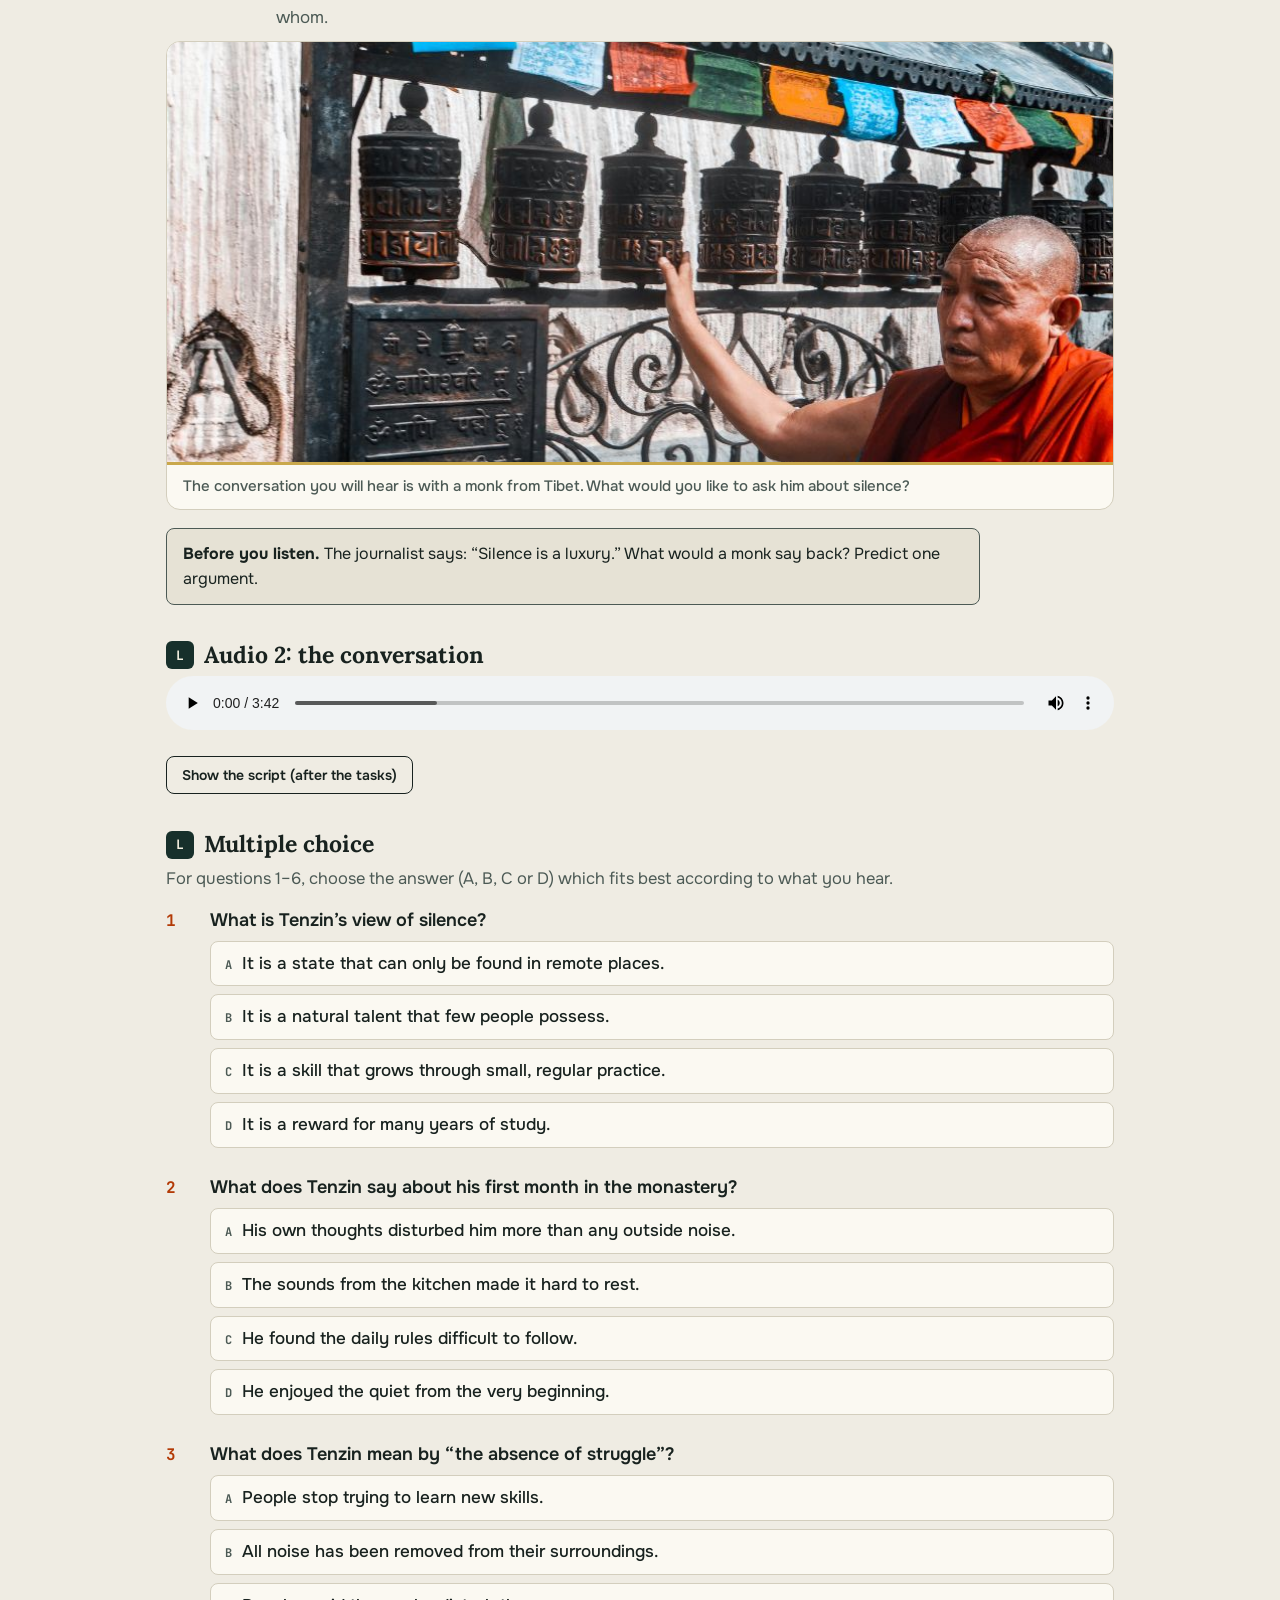
<file: lessons/silence/index.html>
<!doctype html>
<html lang="en">
<head>
<meta charset="utf-8">
<meta name="viewport" content="width=device-width,initial-scale=1,viewport-fit=cover">
<meta name="claude:viewport-fit-sides" content="cover">
<title>Silence Lab</title>
<link rel="preconnect" href="https://fonts.googleapis.com">
<link rel="preconnect" href="https://fonts.gstatic.com" crossorigin>
<link href="https://fonts.googleapis.com/css2?family=Lora:ital,wght@0,500;0,700;1,500&family=Onest:wght@400;500;600;700&family=JetBrains+Mono:wght@500;700&display=swap" rel="stylesheet">
<link rel="stylesheet" href="../../shared/theme.css">
</head>
<body>
<header class="band">
  <svg class="enso" viewBox="0 0 200 200" aria-hidden="true"><path d="M100 18c-45 0-82 36-82 82s37 82 82 82c46 0 80-34 82-76" fill="none" stroke="#E6C96D" stroke-width="13" stroke-linecap="round"/></svg>
  <div class="wrap" style="position:relative">
    <p class="eyebrow" id="lesson-eyebrow"></p>
    <h1 id="lesson-title"></h1>
    <p class="sub" id="lesson-sub"></p>
    <div class="stats">
      <div class="stat"><b id="st-ans">0/0</b><span>answered</span></div>
      <div class="stat"><b id="st-ok">0</b><span>right first time</span></div>
      <div class="stat"><b id="st-acc">–</b><span>accuracy</span></div>
      <div class="tools">
        <a class="btn sm" href="../../index.html" style="text-decoration:none">← All lessons</a>
        <button class="btn sm" id="btn-export" type="button">Save my answers</button>
        <button class="btn sm" id="btn-theme" type="button">Light / dark</button>
      </div>
    </div>
    <div class="review" id="review"></div>
  </div>
</header>

<nav class="nav" aria-label="Lesson sections">
  <div class="wrap navin">
    <div class="tabs" role="tablist">
      <button id="tab-lesson" role="tab" aria-selected="true" type="button">Lesson · 120 min</button>
      <button id="tab-pr" role="tab" aria-selected="false" type="button">Practice Lab</button>
      <button id="tab-hw" role="tab" aria-selected="false" type="button">Homework</button>
    </div>
    <div class="steps" id="steps"></div>
  </div>
</nav>

<div class="wrap">
  <section id="export" class="ex" hidden>
    <div class="ex-h"><h3>Your answers</h3></div>
    <p class="instr">Copy this text and send it to your teacher, or download it as a file.</p>
    <textarea id="export-text" rows="10" readonly aria-label="Your answers"></textarea>
    <div class="bar">
      <button class="btn primary" id="btn-copy" type="button">Copy</button>
      <button class="btn" id="btn-dl" type="button">Download .txt</button>
      <button class="btn ghost" id="btn-close" type="button">Close</button>
      <button class="btn ghost" id="btn-clear" type="button">Erase my answers</button>
      <span class="score" id="copy-msg"></span>
    </div>
  </section>
  <main id="main-lesson"></main>
  <main id="main-pr" hidden></main>
  <main id="main-hw" hidden></main>
</div>

<script src="data.js"></script>
<script src="data2.js"></script>
<script src="data3.js"></script>
<script src="../../shared/engine.js"></script>
</body>
</html>
</file>
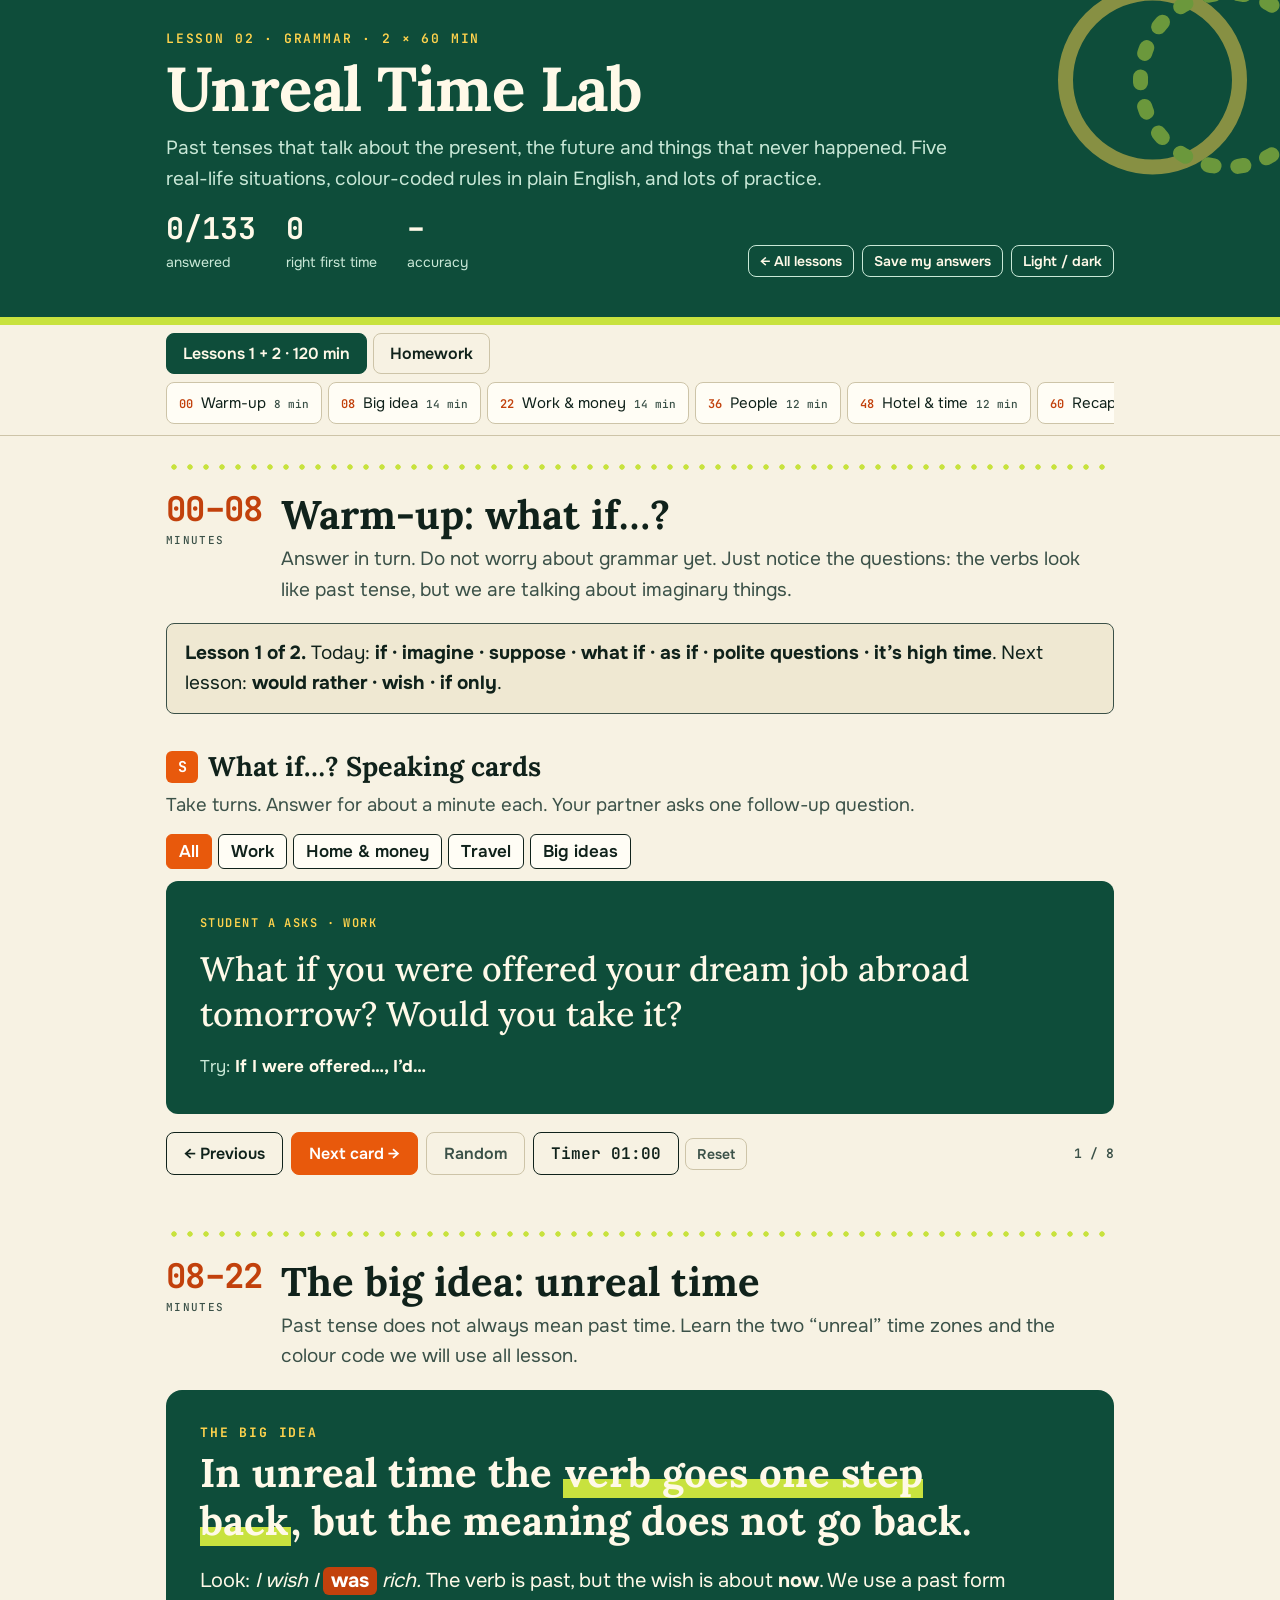
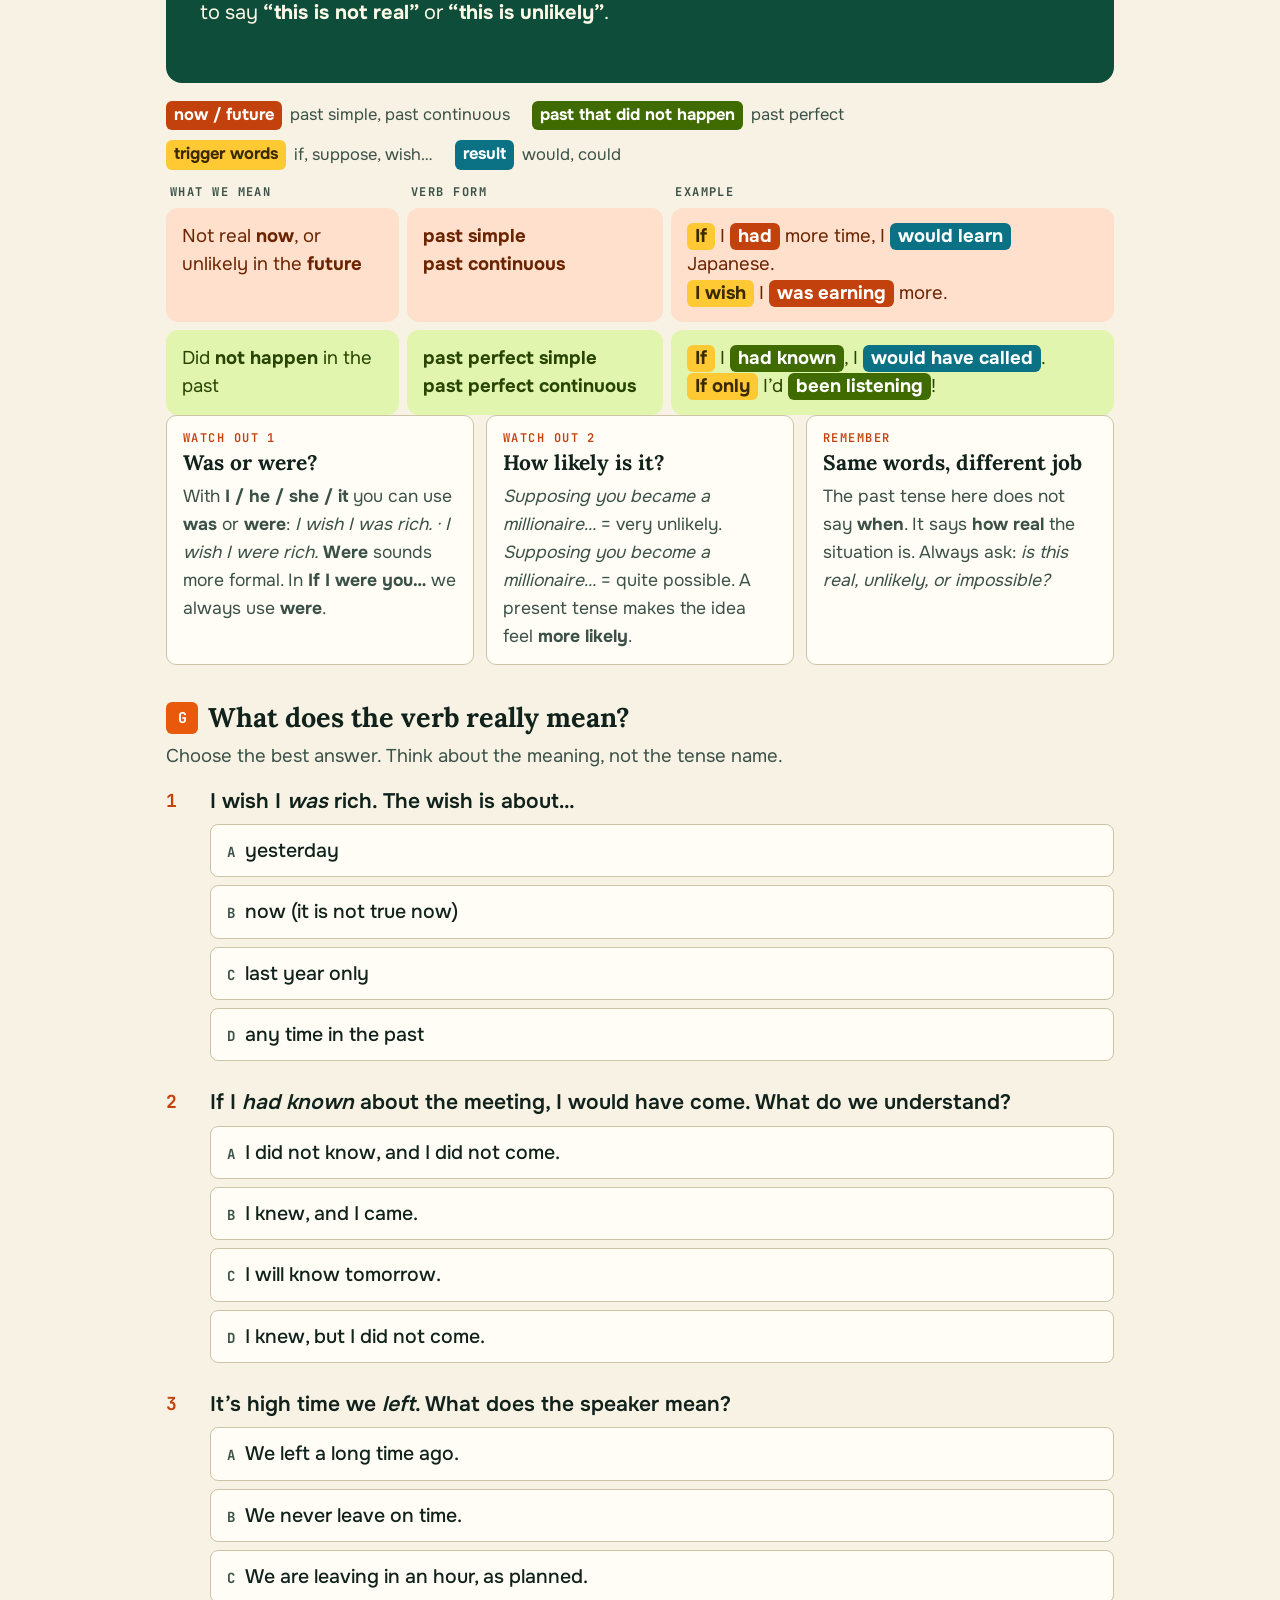
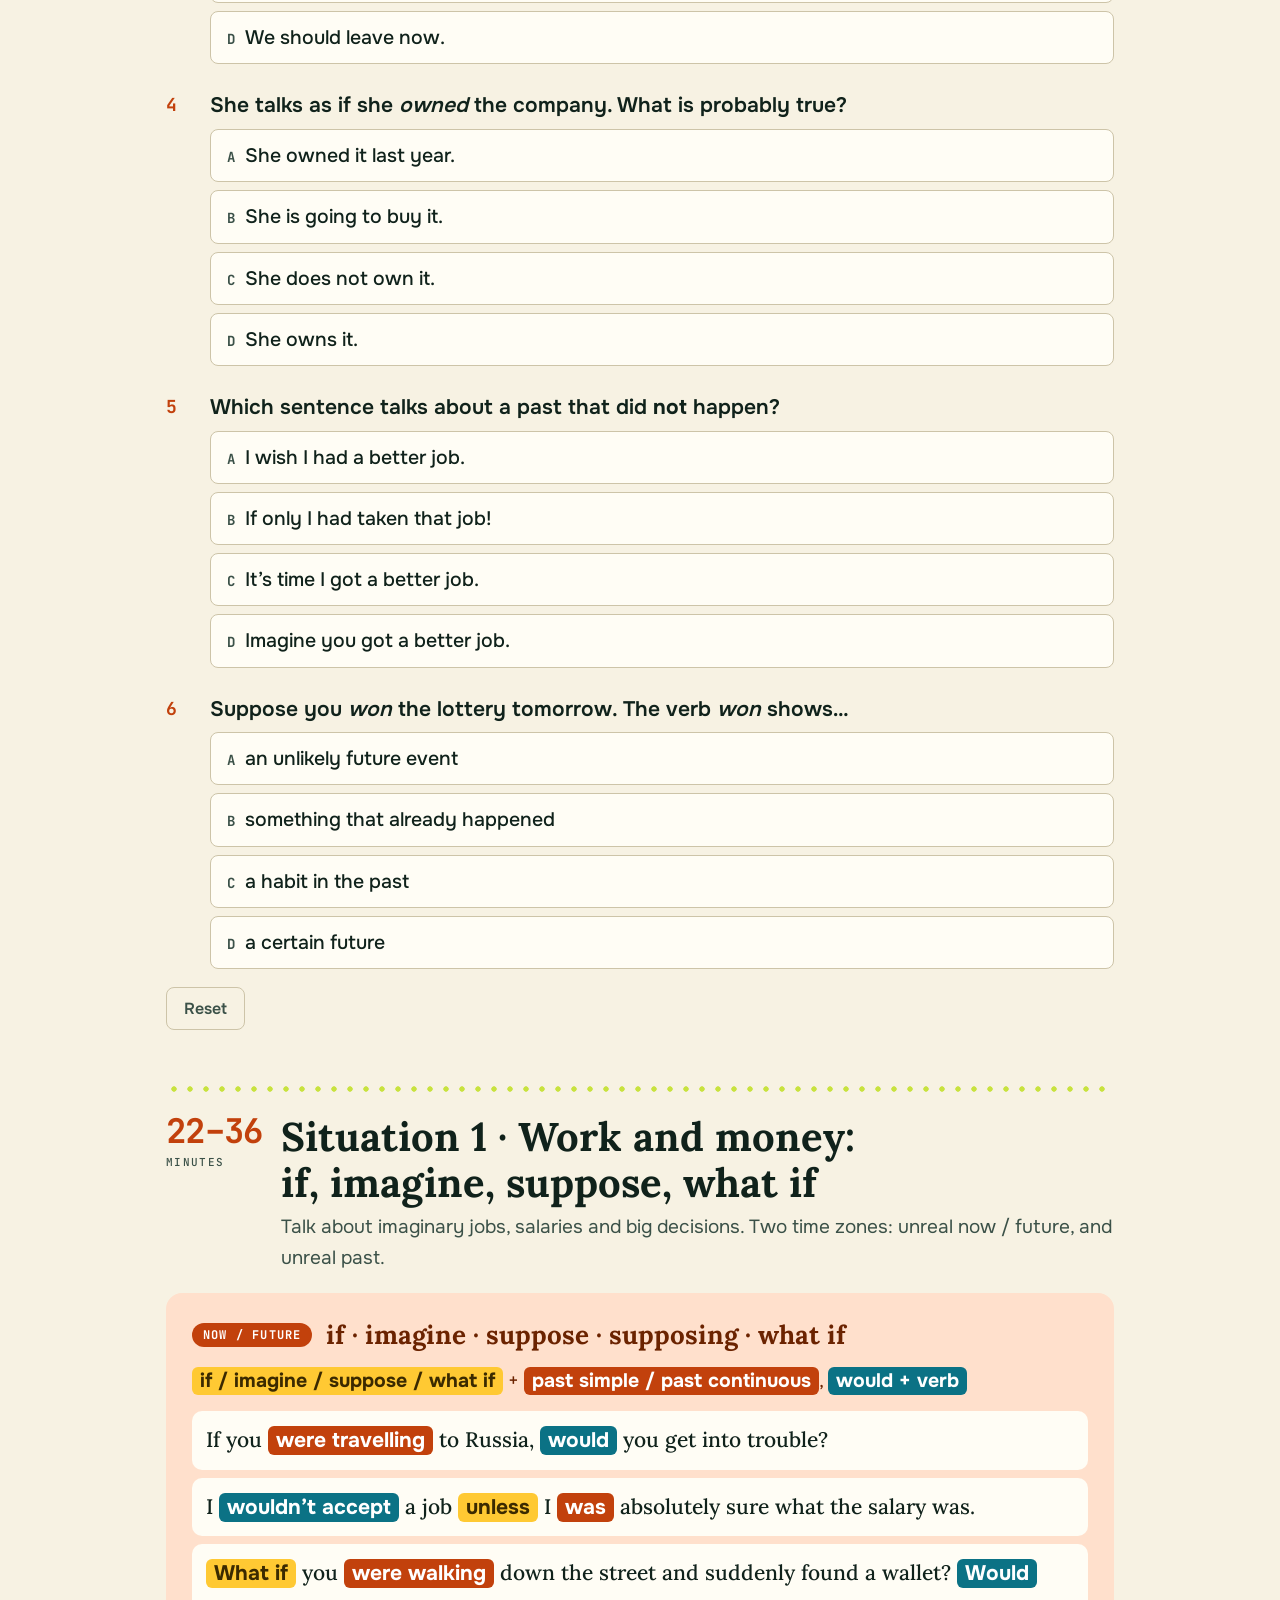
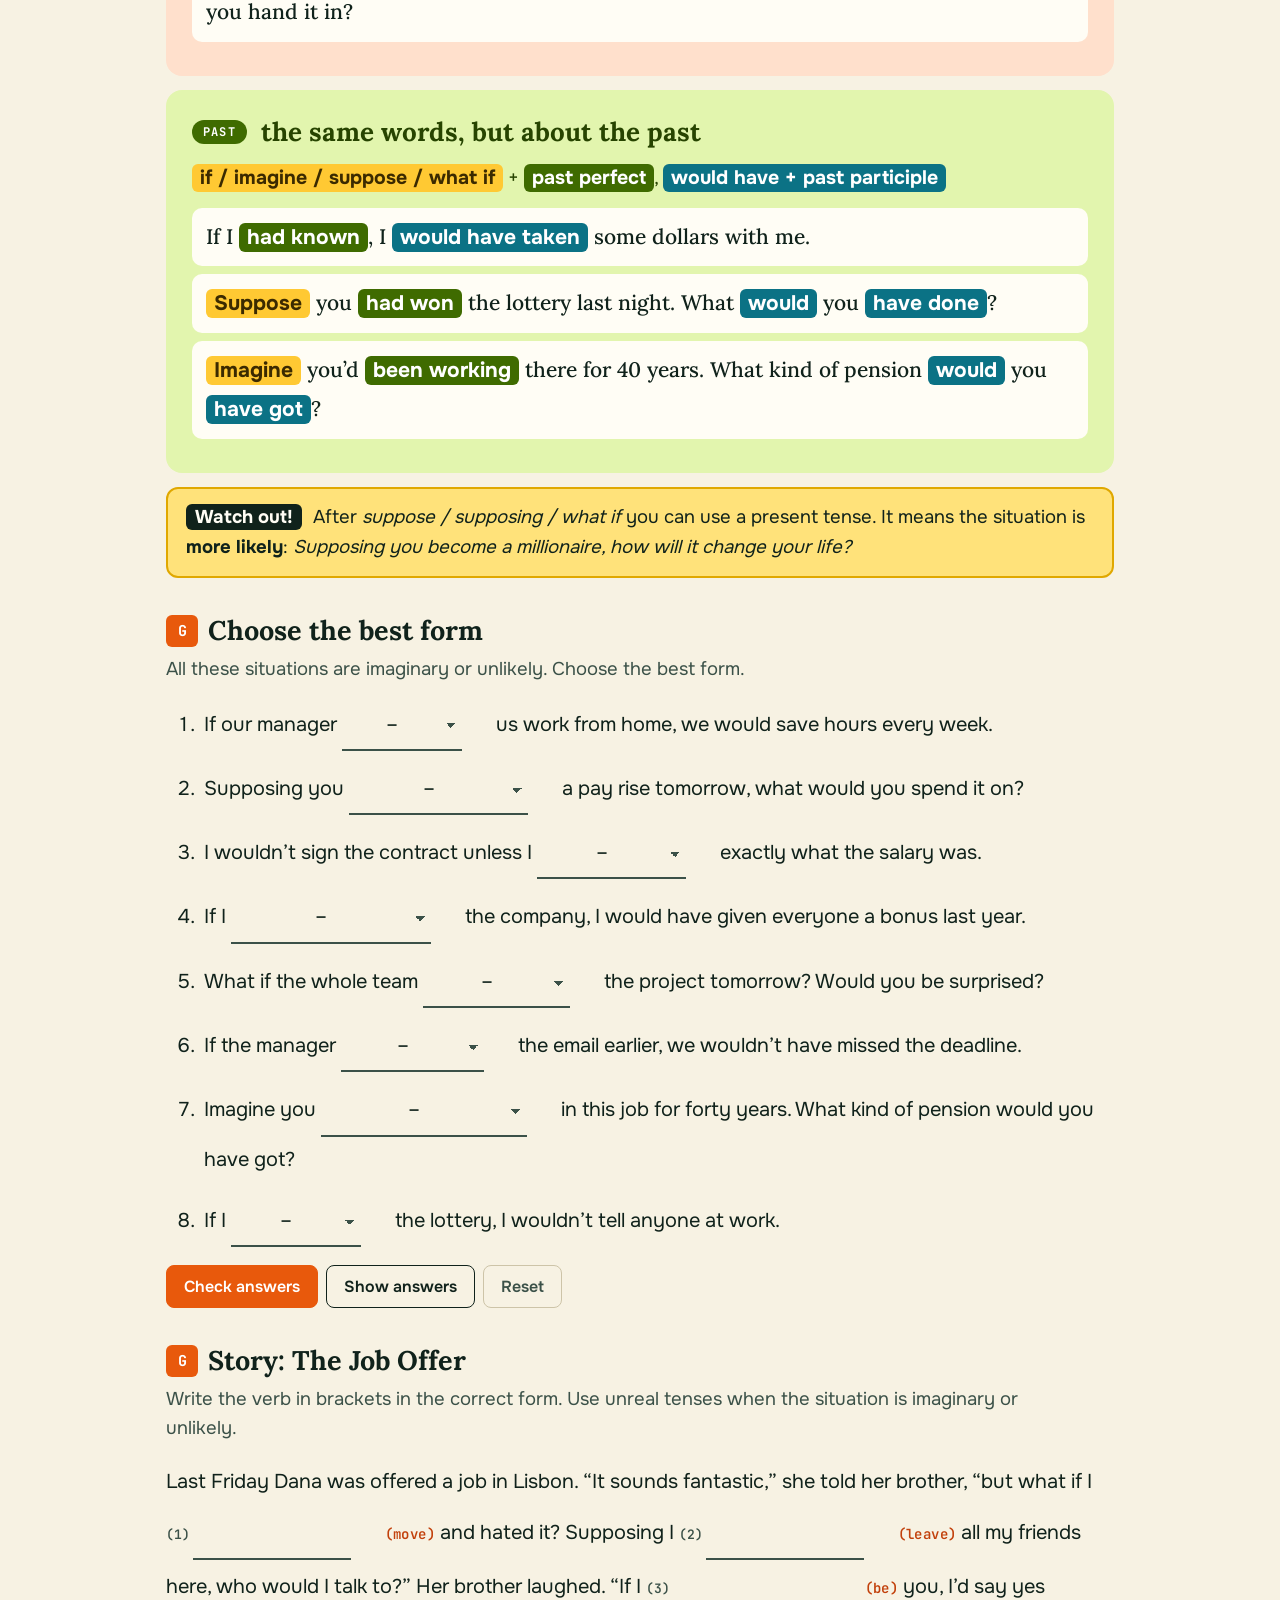
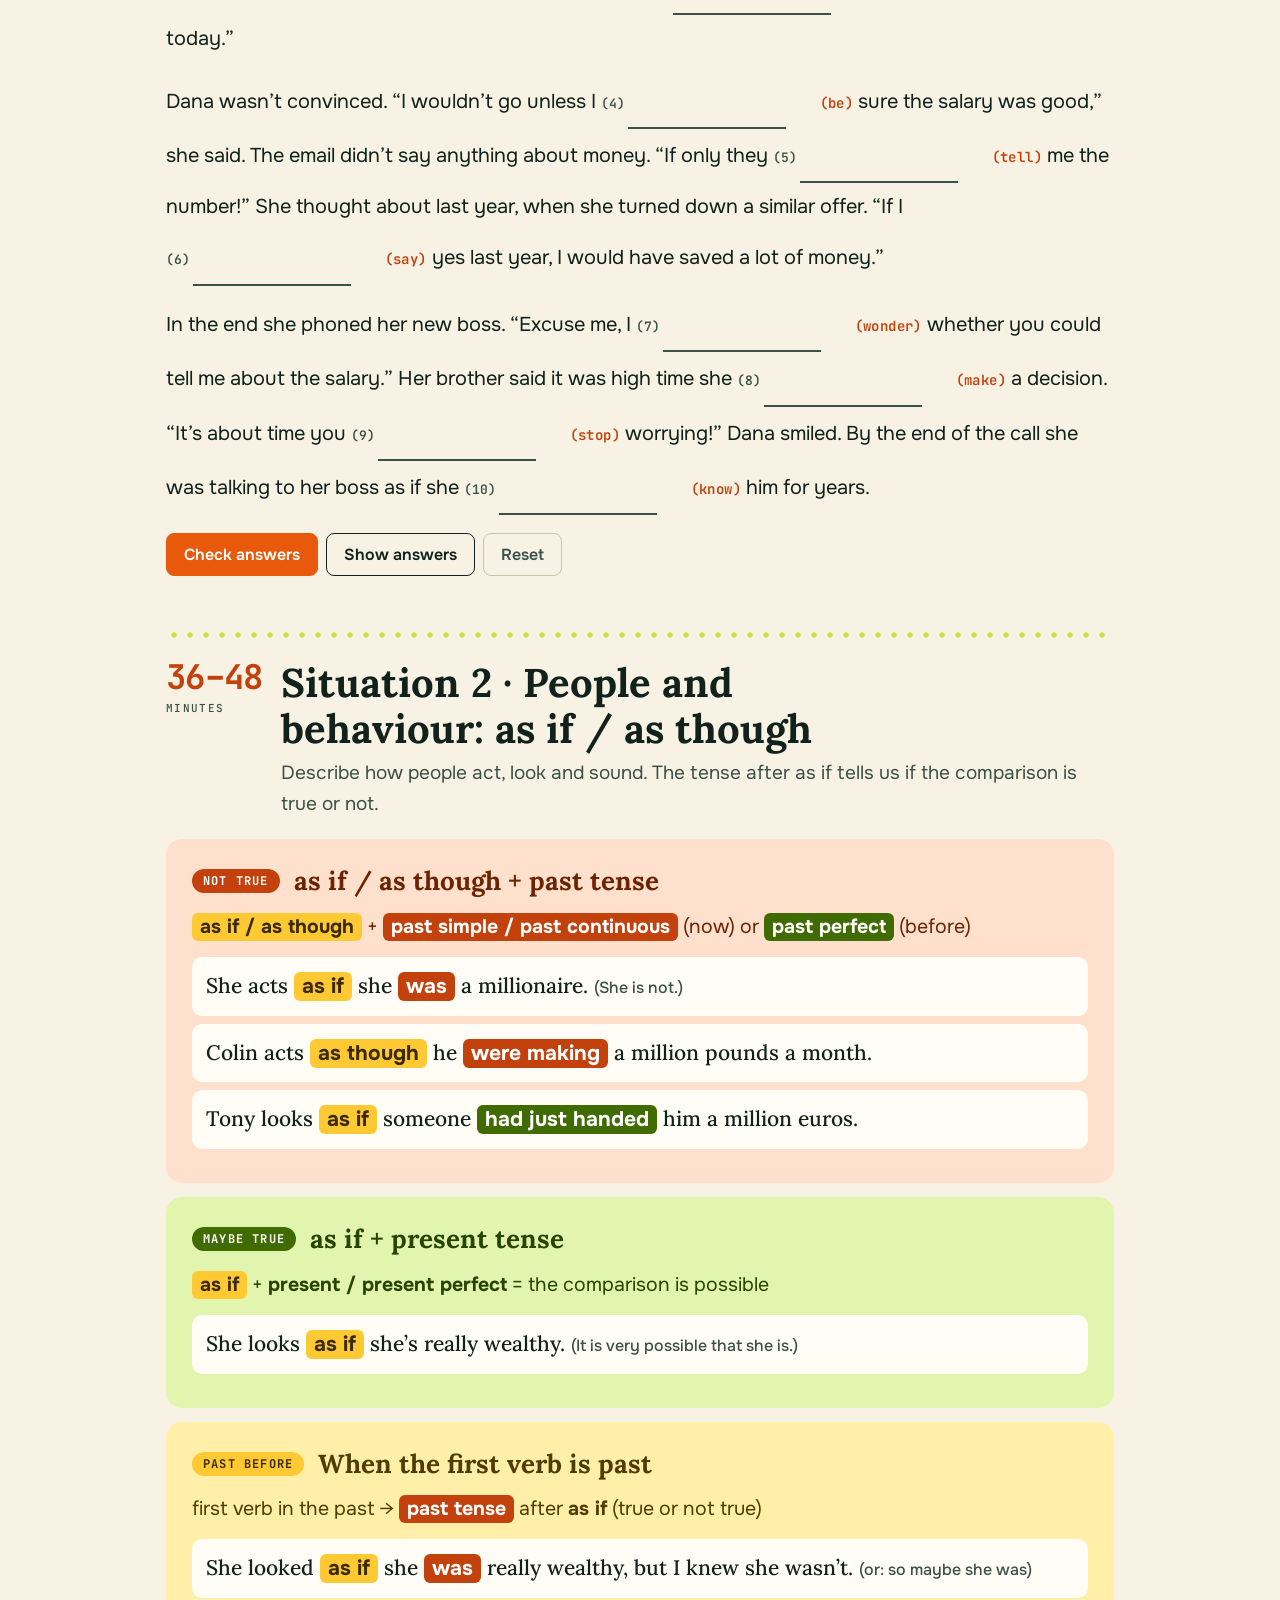
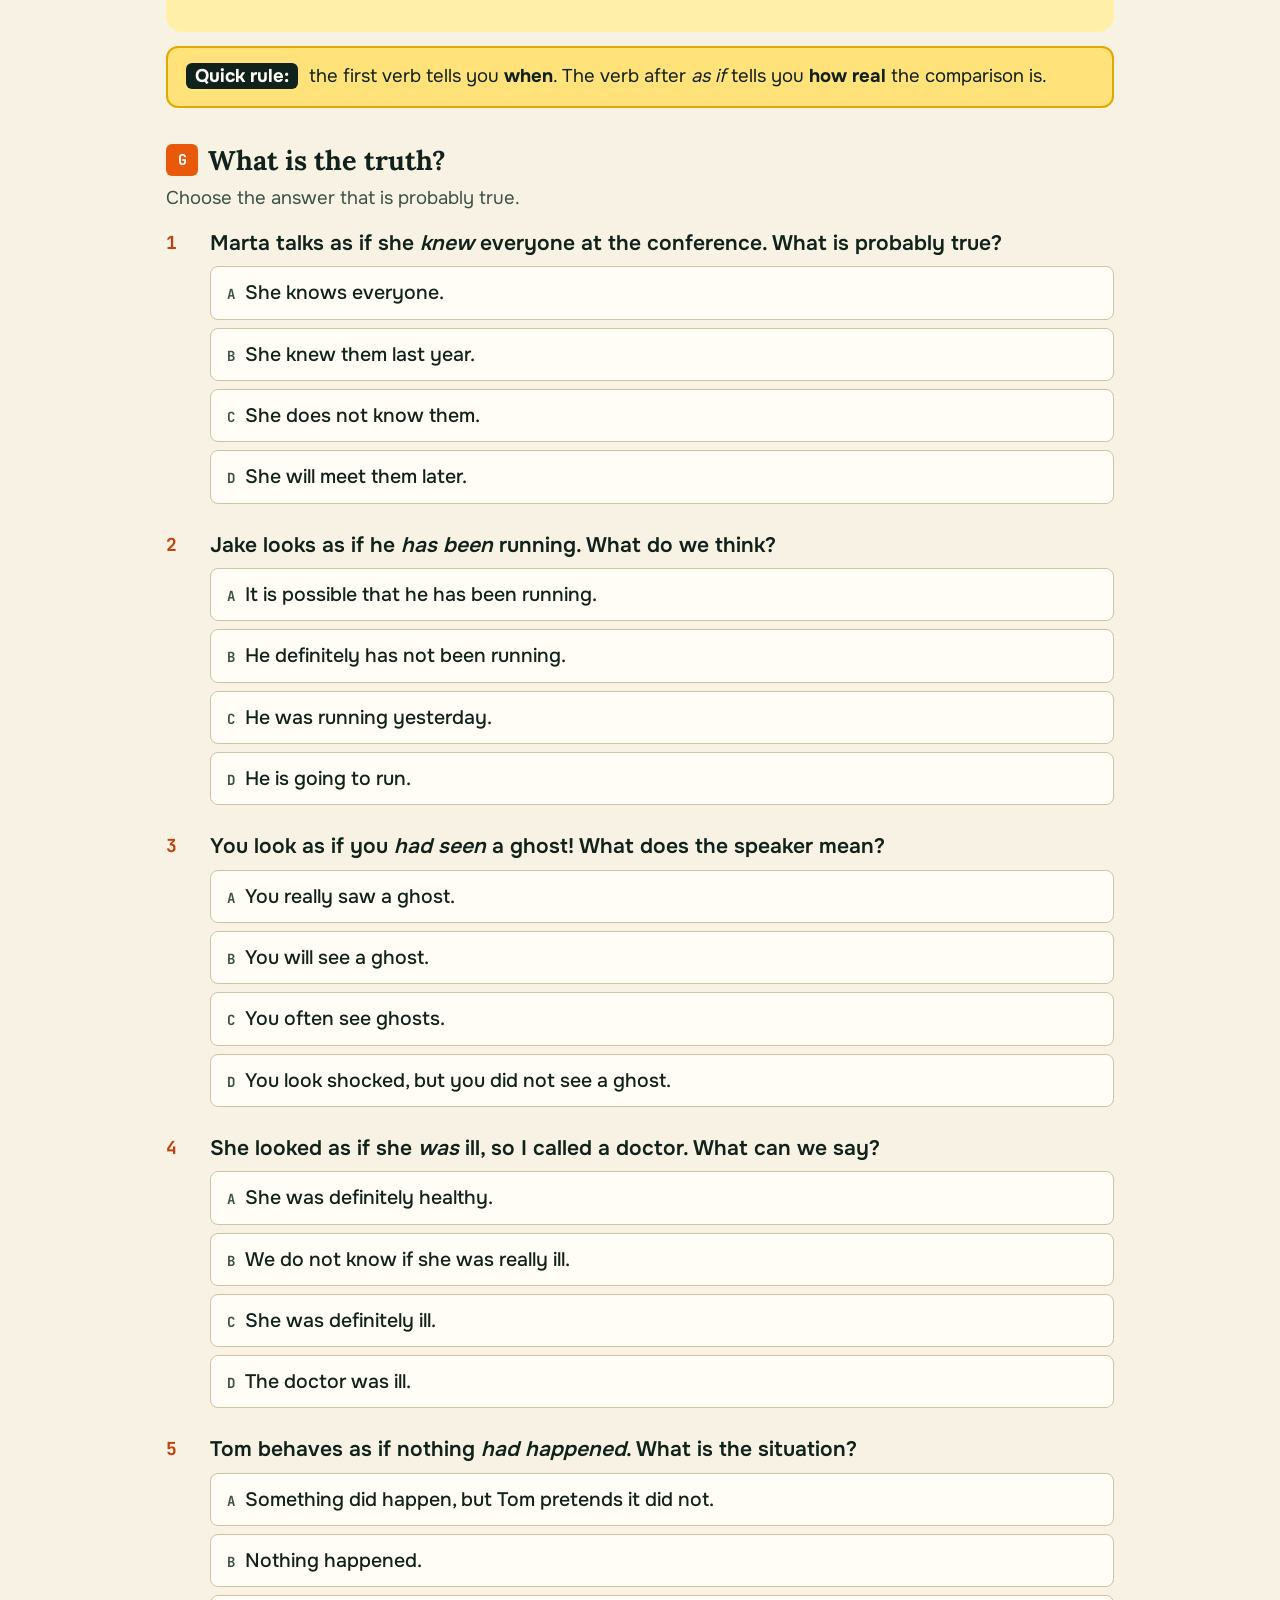
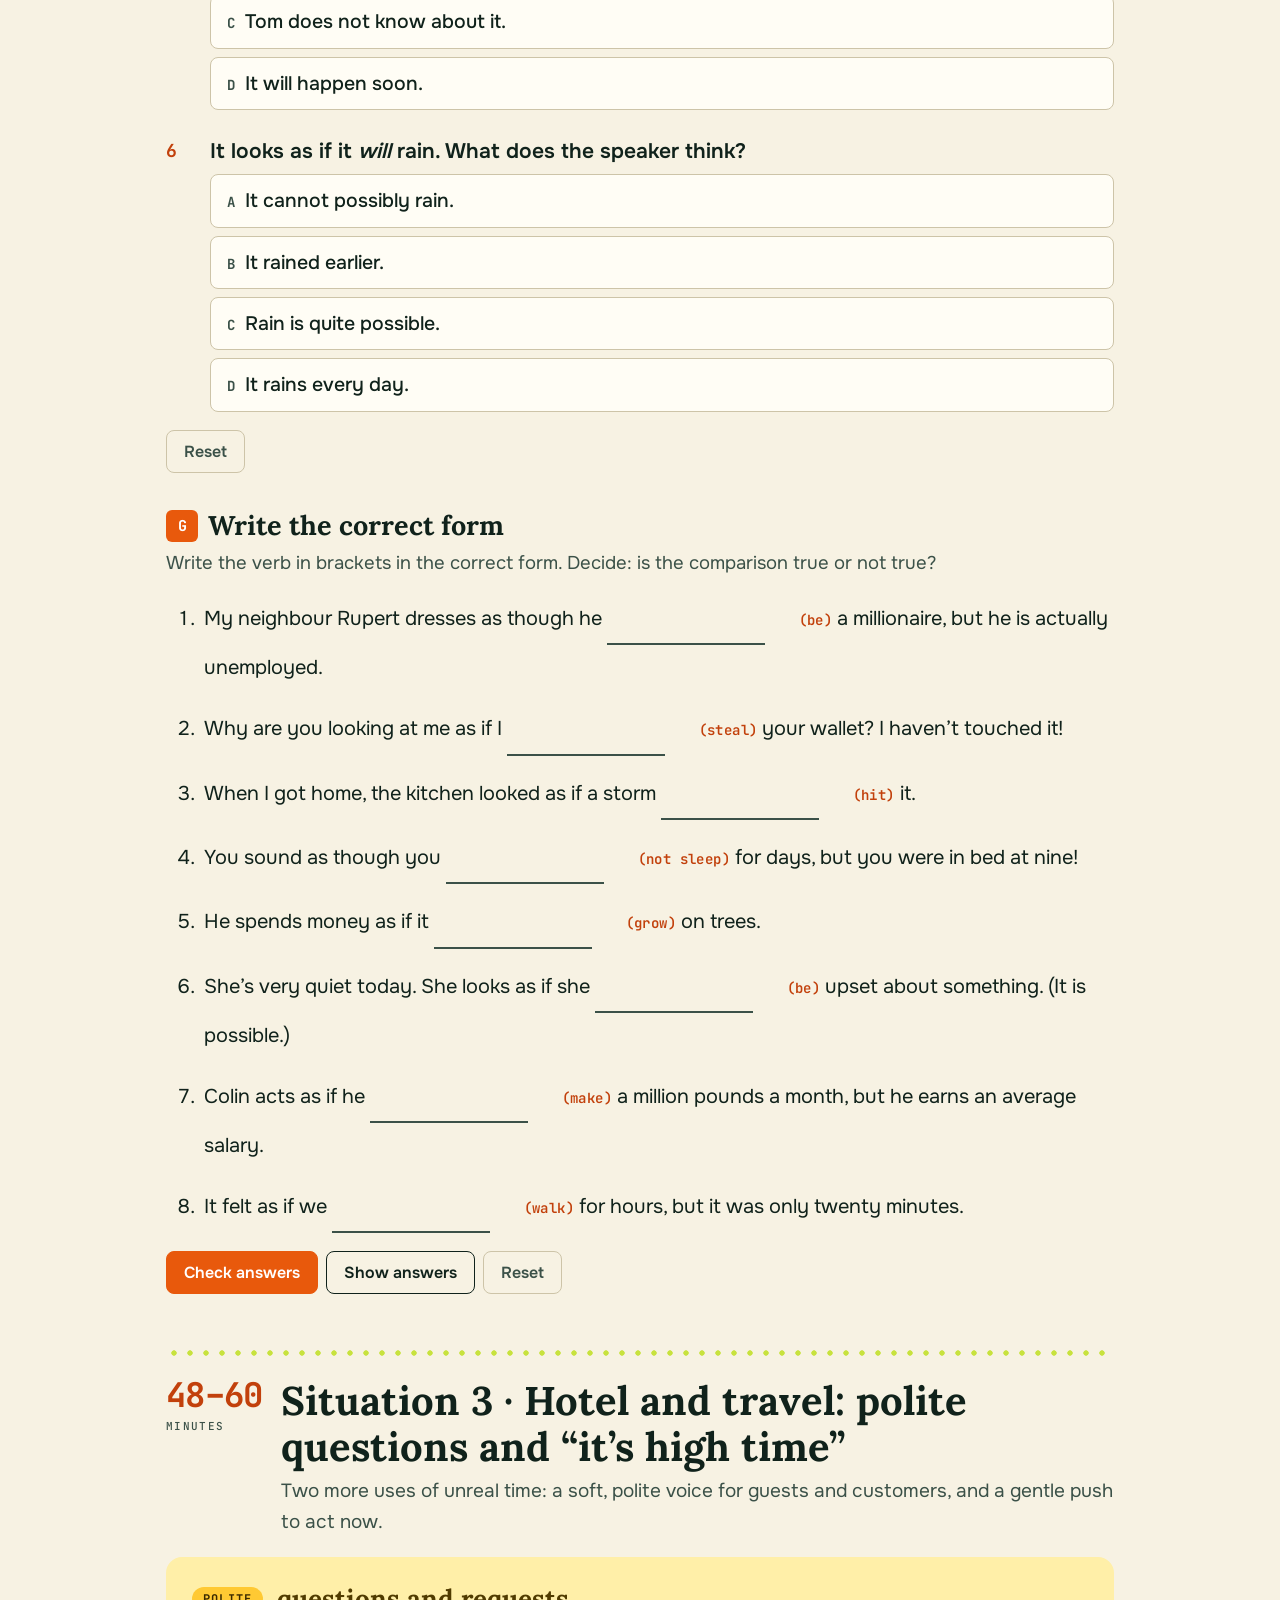
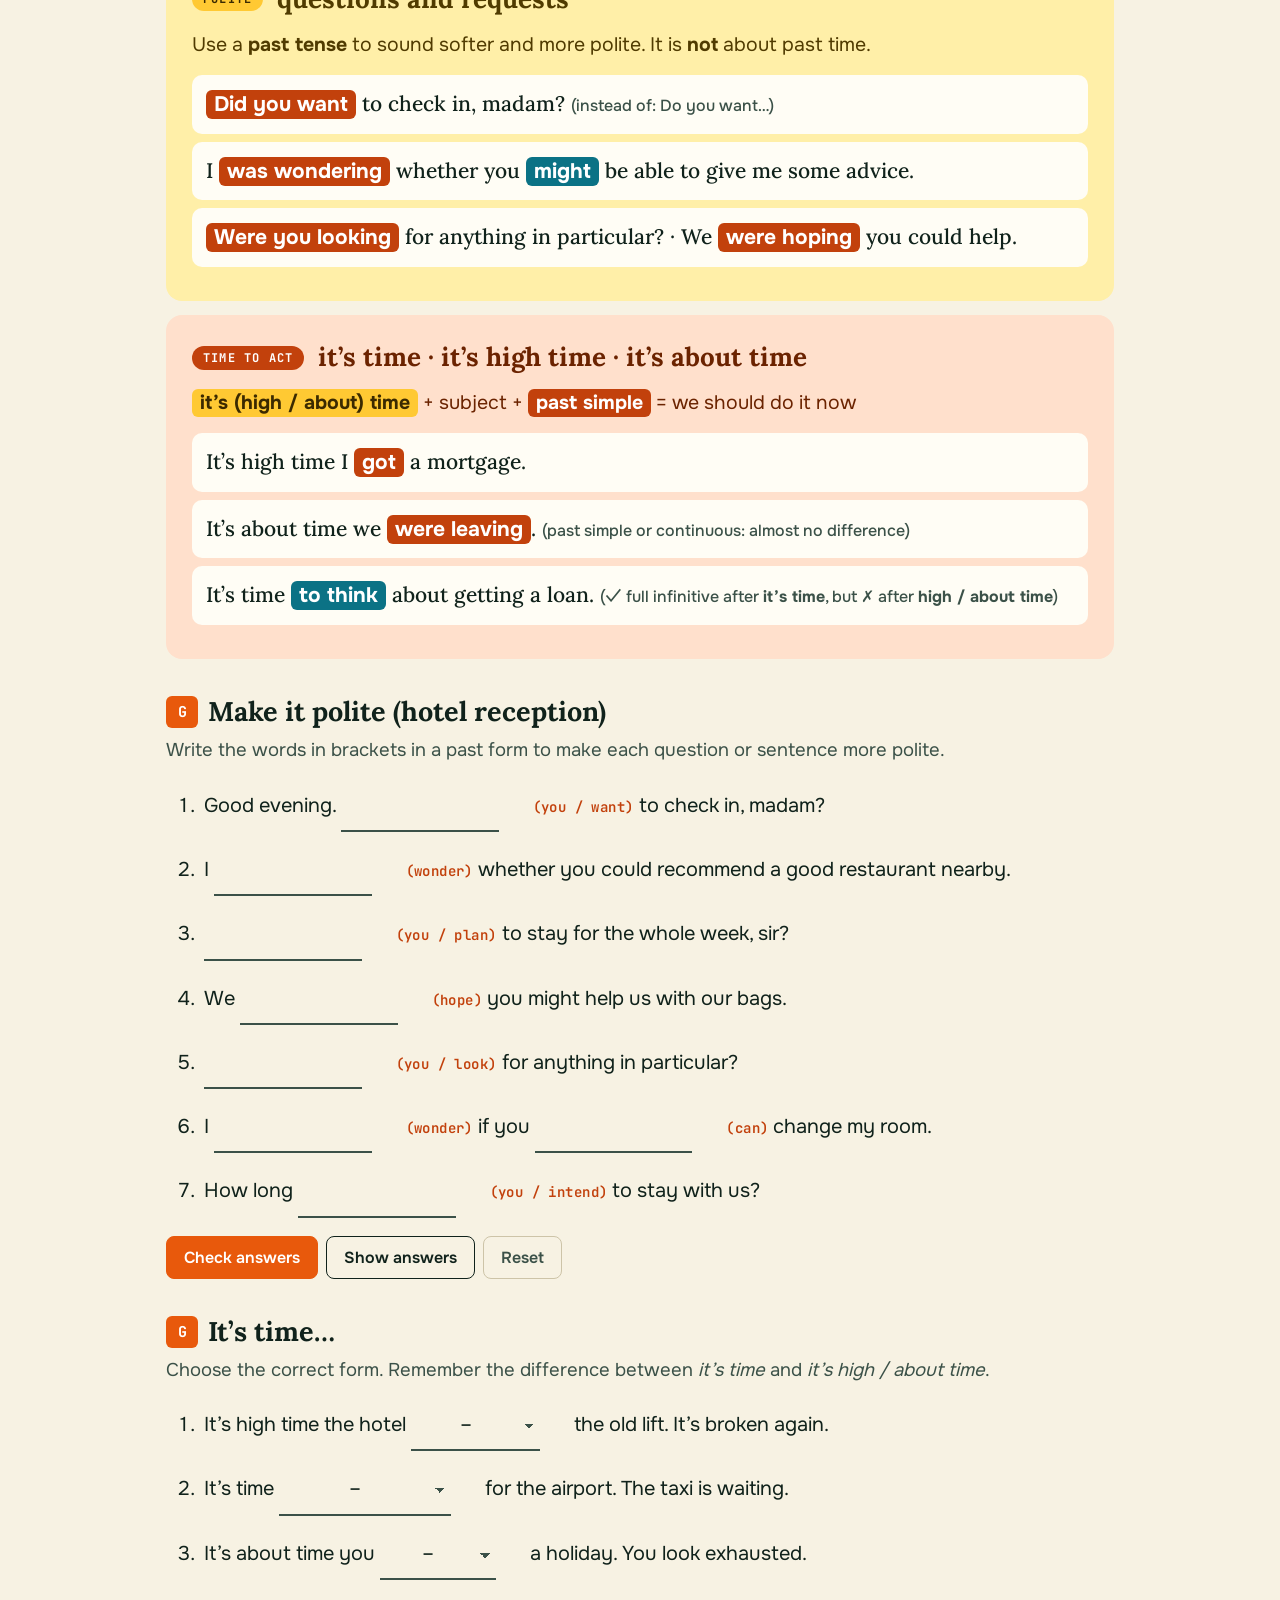
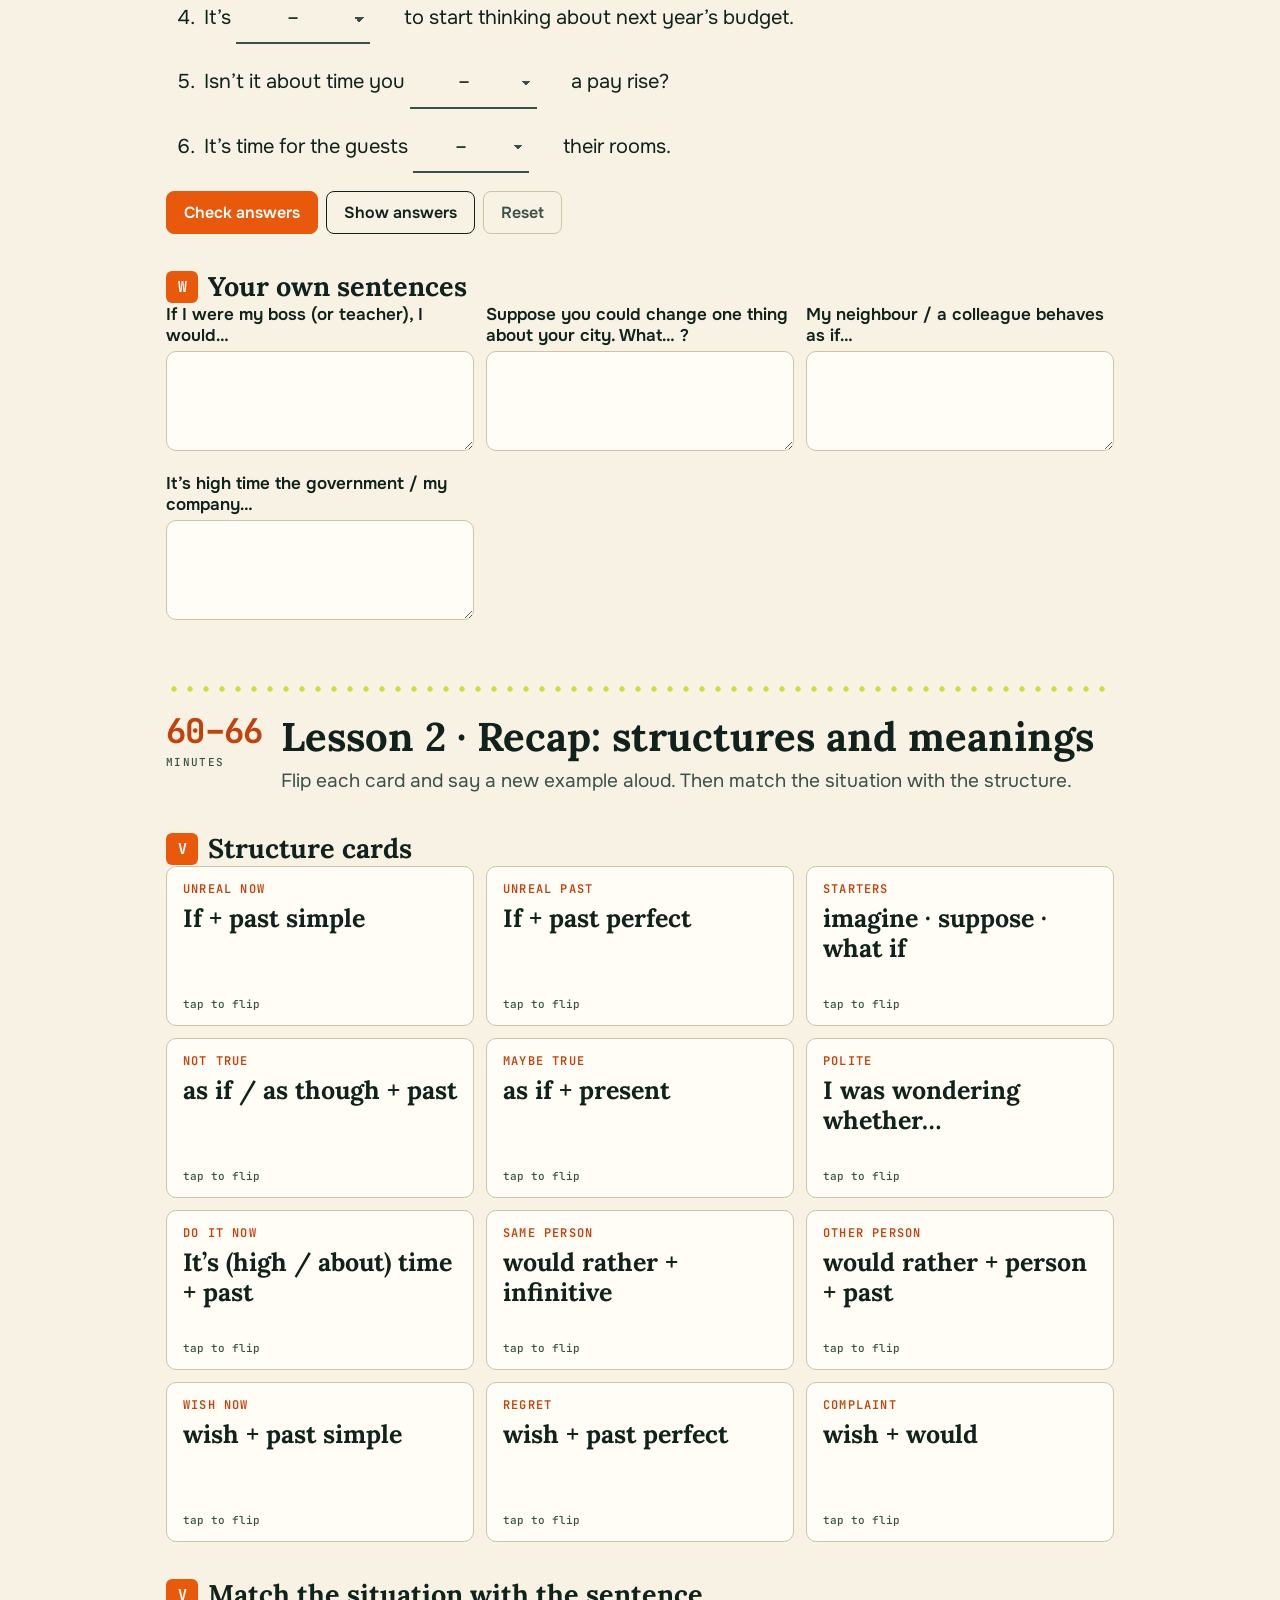
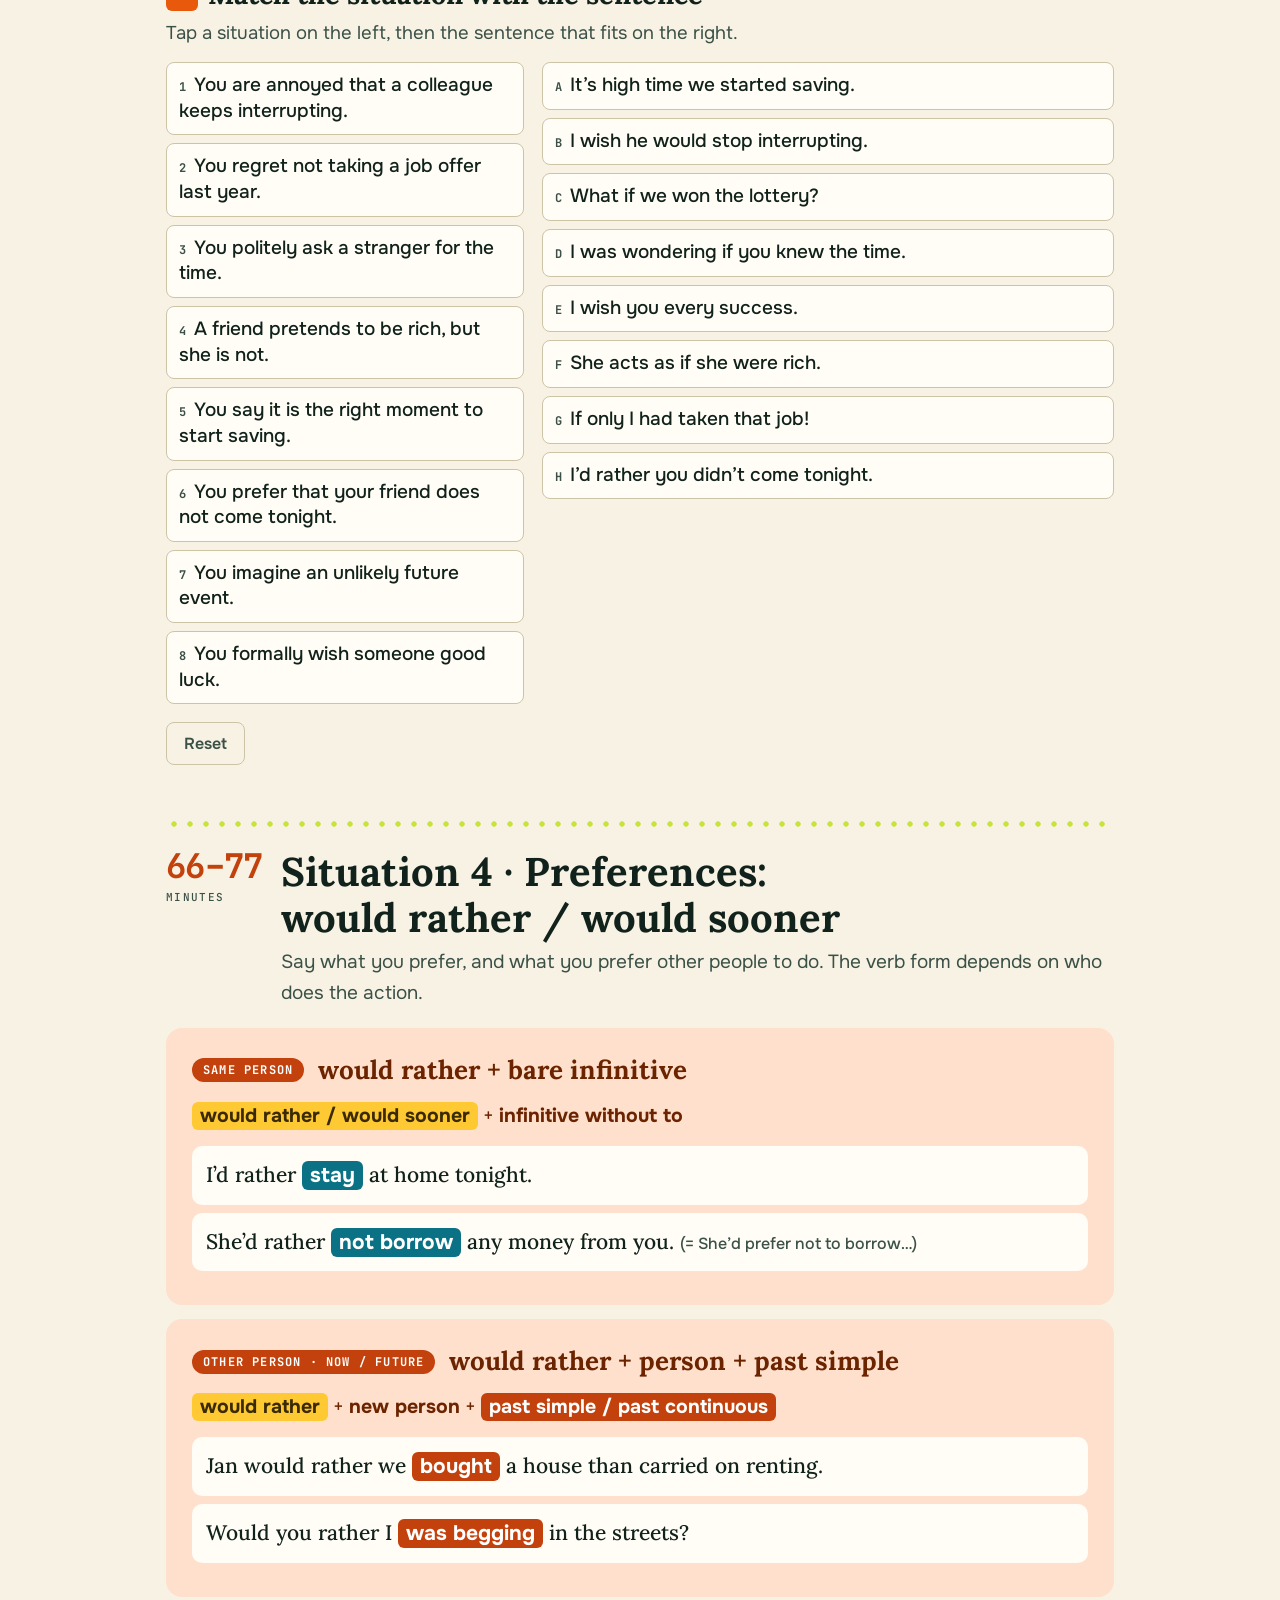
<file: lessons/unreal/index.html>
<!doctype html>
<html lang="en">
<head>
<meta charset="utf-8">
<meta name="viewport" content="width=device-width,initial-scale=1,viewport-fit=cover">
<meta name="claude:viewport-fit-sides" content="cover">
<title>Unreal Time Lab</title>
<link rel="preconnect" href="https://fonts.googleapis.com">
<link rel="preconnect" href="https://fonts.gstatic.com" crossorigin>
<link href="https://fonts.googleapis.com/css2?family=Lora:ital,wght@0,500;0,700;1,500&family=Onest:wght@400;500;600;700&family=JetBrains+Mono:wght@500;700&display=swap" rel="stylesheet">
<link rel="stylesheet" href="../../shared/theme.css">
<link rel="stylesheet" href="bright.css">
</head>
<body>
<header class="band">
  <svg class="enso" viewBox="0 0 200 200" aria-hidden="true" style="opacity:.5"><circle cx="75" cy="100" r="58" fill="none" stroke="#FFD34D" stroke-width="10"/><circle cx="125" cy="100" r="58" fill="none" stroke="#C8E23E" stroke-width="10" stroke-dasharray="4 16" stroke-linecap="round"/></svg>
  <div class="wrap" style="position:relative">
    <p class="eyebrow" id="lesson-eyebrow"></p>
    <h1 id="lesson-title"></h1>
    <p class="sub" id="lesson-sub"></p>
    <div class="stats">
      <div class="stat"><b id="st-ans">0/0</b><span>answered</span></div>
      <div class="stat"><b id="st-ok">0</b><span>right first time</span></div>
      <div class="stat"><b id="st-acc">–</b><span>accuracy</span></div>
      <div class="tools">
        <a class="btn sm" href="../../index.html" style="text-decoration:none">← All lessons</a>
        <button class="btn sm" id="btn-export" type="button">Save my answers</button>
        <button class="btn sm" id="btn-theme" type="button">Light / dark</button>
      </div>
    </div>
    <div class="review" id="review"></div>
  </div>
</header>

<nav class="nav" aria-label="Lesson sections">
  <div class="wrap navin">
    <div class="tabs" role="tablist">
      <button id="tab-lesson" role="tab" aria-selected="true" type="button">Lessons 1 + 2 · 120 min</button>
      <button id="tab-hw" role="tab" aria-selected="false" type="button">Homework</button>
    </div>
    <div class="steps" id="steps"></div>
  </div>
</nav>

<div class="wrap">
  <section id="export" class="ex" hidden>
    <div class="ex-h"><h3>Your answers</h3></div>
    <p class="instr">Copy this text and send it to your teacher, or download it as a file.</p>
    <textarea id="export-text" rows="10" readonly aria-label="Your answers"></textarea>
    <div class="bar">
      <button class="btn primary" id="btn-copy" type="button">Copy</button>
      <button class="btn" id="btn-dl" type="button">Download .txt</button>
      <button class="btn ghost" id="btn-close" type="button">Close</button>
      <button class="btn ghost" id="btn-clear" type="button">Erase my answers</button>
      <span class="score" id="copy-msg"></span>
    </div>
  </section>
  <main id="main-lesson"></main>
  <main id="main-hw" hidden></main>
</div>

<script src="data.js"></script>
<script src="../../shared/engine.js"></script>
</body>
</html>
</file>
<file: shared/theme.css>
/* C1 Lab design system. Layout concept: an exam-practice worksheet read down one column,
   each step opening with its minute range. Palette: graphite-green band, stone paper, saffron accent, brand gold. */
:root{
  --bg:#EFECE3; --surface:#FBF9F2; --surface-2:#E6E2D5;
  --ink:#18221F; --ink-soft:#4C5A55; --line:#D3CEBD;
  --band:#17302B; --on-band:#F4EFE0; --on-band-soft:#B4C8BF; --gold-on-band:#E6C96D;
  --gold:#C9A84C; --hl:#F0DE9E;
  --accent:#B33A06; --btn-bg:#B33A06; --btn-fg:#FFFFFF;
  --ok:#1B7545; --ok-bg:#D9EEE0; --bad:#B3261E; --bad-bg:#F8DAD5;
  --focus:#1F6B52;
  --f-display:'Lora',Georgia,'Times New Roman',serif;
  --f-body:'Onest','Segoe UI',system-ui,-apple-system,sans-serif;
  --f-mono:'JetBrains Mono',ui-monospace,Consolas,monospace;
  --navh:104px;
}
@media (prefers-color-scheme: dark){
  :root:not([data-theme="light"]){
    --bg:#0C1613; --surface:#12211D; --surface-2:#192D27;
    --ink:#EAE6D6; --ink-soft:#A3B4AB; --line:#2B423A;
    --band:#10281F; --gold:#D9BB5E; --hl:#4A4418;
    --accent:#FF9B67; --btn-bg:#FF8A55; --btn-fg:#1A0F08;
    --ok:#6BD39A; --ok-bg:#143626; --bad:#FF9B8F; --bad-bg:#40201B;
    --focus:#6BD39A; color-scheme:dark;
  }
}
:root[data-theme="dark"]{
  --bg:#0C1613; --surface:#12211D; --surface-2:#192D27;
  --ink:#EAE6D6; --ink-soft:#A3B4AB; --line:#2B423A;
  --band:#10281F; --gold:#D9BB5E; --hl:#4A4418;
  --accent:#FF9B67; --btn-bg:#FF8A55; --btn-fg:#1A0F08;
  --ok:#6BD39A; --ok-bg:#143626; --bad:#FF9B8F; --bad-bg:#40201B;
  --focus:#6BD39A; color-scheme:dark;
}
*{box-sizing:border-box}
:root{padding-top:env(safe-area-inset-top,0px);padding-bottom:env(safe-area-inset-bottom,0px)}
html{scroll-behavior:smooth}
body{margin:0;background:var(--bg);color:var(--ink);font:400 18px/1.6 var(--f-body);overflow-x:clip}
:focus-visible{outline:3px solid var(--focus);outline-offset:2px}
button,input,select,textarea{font-family:inherit}
.wrap{max-width:980px;margin:0 auto;padding-left:max(16px,env(safe-area-inset-left,0px));padding-right:max(16px,env(safe-area-inset-right,0px))}
@media (prefers-reduced-motion:reduce){html{scroll-behavior:auto}*{transition:none!important;animation:none!important}}

/* header */
.band{background:var(--band);color:var(--on-band);padding-block:30px 24px;position:relative;overflow:hidden}
.band .enso{position:absolute;right:-60px;top:-70px;width:300px;height:300px;opacity:.22;pointer-events:none}
.eyebrow{font:600 12px var(--f-mono);letter-spacing:.14em;text-transform:uppercase;color:var(--gold-on-band);margin:0 0 10px}
h1{font:700 clamp(38px,8vw,62px)/1.04 var(--f-display);margin:0 0 12px;letter-spacing:-.01em;text-wrap:balance}
.sub{max-width:62ch;margin:0 0 18px;color:var(--on-band-soft);font-size:17px}
.stats{display:flex;flex-wrap:wrap;gap:12px 30px;align-items:flex-end;position:relative}
.stat b{display:block;font:700 28px/1.1 var(--f-mono);font-variant-numeric:tabular-nums}
.stat span{font-size:14px;color:var(--on-band-soft)}
.tools{margin-left:auto;display:flex;gap:8px;flex-wrap:wrap}
.tools .btn{color:var(--on-band);border-color:var(--on-band-soft)}
.review{margin-top:16px;font-size:14px;color:var(--on-band-soft)}
.review b{color:var(--on-band);font-weight:600}
.review a{display:inline-block;margin:4px 6px 0 0;padding:2px 9px;border:1px solid var(--on-band-soft);border-radius:6px;color:var(--on-band);font-size:13px;text-decoration:none}

/* nav */
.nav{position:sticky;top:env(safe-area-inset-top,0px);z-index:6;background:var(--bg);border-bottom:1px solid var(--line)}
body::before{content:"";position:fixed;inset:0 0 auto;height:env(safe-area-inset-top,0px);z-index:10;background:var(--band)}
.navin{display:flex;flex-direction:column;gap:8px;padding-block:8px}
.tabs{display:flex;gap:6px}
.tabs button{appearance:none;border:1.5px solid var(--line);background:transparent;color:var(--ink);font:600 14px var(--f-body);padding:7px 14px;border-radius:8px;cursor:pointer}
.tabs button[aria-selected="true"]{background:var(--band);color:var(--on-band);border-color:var(--band)}
.steps{display:flex;gap:6px;overflow-x:auto;padding-bottom:3px;scrollbar-width:thin}
.steps a{flex:0 0 auto;display:flex;gap:8px;align-items:baseline;padding:6px 10px;border:1px solid var(--line);border-radius:8px;text-decoration:none;color:var(--ink);font-size:13px;background:var(--surface)}
.steps a b{font:600 11px var(--f-mono);color:var(--accent)}
.steps a i{font:500 11px var(--f-mono);font-style:normal;color:var(--ink-soft)}
.steps a.done{border-color:var(--ok)}

/* steps */
main{padding-block:6px 100px}
.step{scroll-margin-top:calc(var(--navh) + 6px);margin-top:54px;padding-top:30px;background:radial-gradient(circle,var(--line) 1.8px,transparent 2.3px) 0 0/12px 8px repeat-x}
.step:first-child{margin-top:20px}
.step-h{display:grid;grid-template-columns:auto minmax(0,1fr);gap:18px;align-items:start;margin-bottom:10px}
.time{font:700 30px/1 var(--f-mono);color:var(--accent);letter-spacing:-.02em;min-width:92px}
.time small{display:block;font:500 11px var(--f-mono);letter-spacing:.12em;text-transform:uppercase;color:var(--ink-soft);margin-top:7px}
.step-h h2{font:700 clamp(26px,4.6vw,36px)/1.15 var(--f-display);margin:0 0 6px;text-wrap:balance}
.goal{margin:0;color:var(--ink-soft);max-width:64ch;font-size:17px}

/* exercise frame */
.ex{margin:36px 0 0;scroll-margin-top:calc(var(--navh) + 6px)}
.ex-h{display:flex;align-items:center;gap:10px}
.ex-h h3{margin:0;font:700 23px/1.25 var(--f-display)}
.tag{flex:0 0 auto;display:inline-grid;place-items:center;min-width:28px;height:28px;padding:0 6px;border-radius:6px;background:var(--band);color:var(--on-band);font:700 13px var(--f-mono)}
.instr{margin:7px 0 14px;color:var(--ink-soft);font-size:16.5px;max-width:72ch}
.btn{appearance:none;font:600 14px var(--f-body);padding:9px 15px;border:1.5px solid var(--ink);border-radius:8px;background:transparent;color:var(--ink);cursor:pointer}
.btn.primary{background:var(--btn-bg);border-color:var(--btn-bg);color:var(--btn-fg)}
.btn.ghost{border-color:var(--line);color:var(--ink-soft)}
.btn.sm{padding:6px 11px;font-size:13px}
.btn.run{background:var(--hl);border-color:var(--accent);color:var(--ink)}
.btn.end{background:var(--bad-bg);border-color:var(--bad);color:var(--bad)}
.btn[data-tm]{font-family:var(--f-mono);font-variant-numeric:tabular-nums}
.bar{display:flex;flex-wrap:wrap;gap:8px;align-items:center;margin-top:18px}
.score{font:600 13px var(--f-mono);color:var(--ink-soft);margin-left:auto}
.note{padding:12px 16px;border:1px solid var(--ink-soft);border-radius:8px;background:var(--surface-2);margin:18px 0 0;font-size:16px;max-width:74ch}
.paper{background:var(--surface);border:1px solid var(--line);border-radius:10px;padding:clamp(18px,4vw,34px)}

/* reading text */
.story h4{font:700 clamp(26px,5vw,34px)/1.15 var(--f-display);margin:0 0 4px;text-align:center}
.story .by{text-align:center;font:500 12px var(--f-mono);letter-spacing:.12em;text-transform:uppercase;color:var(--ink-soft);margin:0 0 20px}
.story p{font:400 19.5px/1.85 var(--f-display);margin:0 0 16px;max-width:66ch;margin-inline:auto}
.story p:first-of-type::first-letter{font:700 3.2em/.85 var(--f-display);float:left;padding:6px 10px 0 0;color:var(--accent)}
.story .pn{float:left;margin:6px 12px 0 -4px;font:600 11px var(--f-mono);color:var(--ink-soft)}
.story em{font-style:italic}

/* flashcards */
.fgrid{display:grid;grid-template-columns:repeat(auto-fill,minmax(210px,1fr));gap:12px}
.fc{appearance:none;text-align:left;min-height:140px;padding:14px 16px;border:1.5px solid var(--line);border-radius:10px;background:var(--surface);color:var(--ink);cursor:pointer;display:flex;flex-direction:column;gap:6px}
.fc:hover{border-color:var(--ink-soft)}
.fc .t{font:700 22px/1.2 var(--f-display)}
.fc .p{font:600 11px var(--f-mono);letter-spacing:.1em;text-transform:uppercase;color:var(--accent)}
.fc .b{display:none;font-size:15.5px;line-height:1.5}
.fc .b i{display:block;margin-top:6px;color:var(--ink-soft);font-family:var(--f-display)}
.fc .hintline{margin-top:auto;font:500 11px var(--f-mono);color:var(--ink-soft)}
.fc.open{background:var(--surface-2);border-color:var(--ink-soft)}
.fc.open .b{display:block}
.fc.open .hintline{display:none}

/* match */
.mgrid{display:grid;grid-template-columns:minmax(0,1fr) minmax(0,1.6fr);gap:10px 18px}
.mcol{display:grid;gap:8px;align-content:start}
.mi{appearance:none;text-align:left;font:500 17px/1.35 var(--f-body);padding:10px 12px;border:1.5px solid var(--line);border-radius:8px;background:var(--surface);color:var(--ink);cursor:pointer;min-width:0;overflow-wrap:anywhere}
.mi b{font:700 12px var(--f-mono);color:var(--ink-soft);margin-right:8px}
.mi.sel{border-color:var(--accent);background:var(--hl)}
.mi.ok{border-color:var(--ok);background:var(--ok-bg);cursor:default}
.mi.flash{border-color:var(--bad);background:var(--bad-bg)}
@media (max-width:620px){.mgrid{grid-template-columns:1fr}}

/* mcq */
.q5list{display:grid;gap:26px}
.q5{display:grid;grid-template-columns:34px minmax(0,1fr);gap:6px 10px;align-items:start}
.qn{font:700 16px var(--f-mono);color:var(--accent);padding-top:3px}
.qs{margin:0 0 8px;font-weight:600;font-size:18px;line-height:1.45}
.opts{display:grid;grid-template-columns:1fr;gap:8px}
.opt{appearance:none;text-align:left;font:500 17px/1.4 var(--f-body);padding:10px 14px;border:1.5px solid var(--line);border-radius:8px;background:var(--surface);color:var(--ink);cursor:pointer;min-width:0;overflow-wrap:anywhere}
.opt b{font:700 12px var(--f-mono);color:var(--ink-soft);margin-right:10px}
.opt:hover:not(:disabled){border-color:var(--ink-soft)}
.opt.ok{border-color:var(--ok);background:var(--ok-bg)}
.opt.bad{border-color:var(--bad);background:var(--bad-bg);opacity:.8;text-decoration:line-through}
.opt:disabled{cursor:default}
.qwhy{grid-column:2;margin:2px 0 0;font-size:15.5px;color:var(--ink-soft);max-width:70ch}
.qwhy b{color:var(--ok)}
.q5.wide .opts{grid-template-columns:repeat(2,minmax(0,1fr))}
@media (max-width:620px){.q5.wide .opts{grid-template-columns:1fr}}

/* cloze */
.lines{margin:0;padding-left:1.7em;display:grid;gap:12px}
.lines li{padding-left:4px;line-height:2.15}
.txt{line-height:2.25;margin:0 0 12px;max-width:74ch}
.gw{white-space:nowrap}
.gn{font:600 12px var(--f-mono);color:var(--ink-soft);margin-right:3px}
.hint{font:600 12px var(--f-mono);color:var(--accent);margin-left:5px;letter-spacing:.03em}
.gap{font:inherit;font-size:18px;color:var(--ink);background:transparent;border:0;border-bottom:2px solid var(--ink-soft);border-radius:0;padding:1px 4px;min-width:5.5em;text-align:center;vertical-align:baseline}
input.gap{width:7.5em;min-width:0;max-width:100%}
input.gap.long{width:14em}
select.gap{appearance:none;-webkit-appearance:none;padding-right:20px;max-width:100%;cursor:pointer;
  background-image:linear-gradient(45deg,transparent 50%,var(--ink-soft) 50%),linear-gradient(135deg,var(--ink-soft) 50%,transparent 50%);
  background-position:calc(100% - 11px) 55%,calc(100% - 6px) 55%;background-size:5px 5px,5px 5px;background-repeat:no-repeat}
select.gap option{color:var(--ink);background:var(--surface)}
button.gap.w{min-width:7em;min-height:1.7em;cursor:pointer}
button.gap.w.active{background:var(--hl);border-bottom-color:var(--accent)}
.gap.ok{border-bottom-color:var(--ok);background-color:var(--ok-bg)}
.gap.bad{border-bottom-color:var(--bad);background-color:var(--bad-bg)}
.mk{display:inline-block;min-width:1em;font-weight:700;margin-left:3px}
.mk.ok{color:var(--ok)} .mk.bad{color:var(--bad)}
.ans{font:600 13px var(--f-mono);color:var(--ok);margin-left:6px}
.bank{display:flex;flex-wrap:wrap;gap:8px;padding:12px;margin:0 0 16px;background:var(--surface-2);border:1px dashed var(--ink-soft);border-radius:8px}
.chip{appearance:none;font:600 15px var(--f-body);padding:6px 12px;border:1.5px solid var(--ink);border-radius:6px;background:var(--surface);color:var(--ink);cursor:pointer}
.chip:disabled{opacity:.35;cursor:default;border-style:dashed}

/* key word transformation */
.kw{display:grid;gap:6px;padding:14px 0;border-bottom:1px solid var(--line)}
.kw:last-child{border-bottom:0}
.kw .s{margin:0;font-size:18px}
.kw .k{display:inline-block;align-self:start;justify-self:start;font:700 14px var(--f-mono);letter-spacing:.08em;padding:2px 10px;border:1.5px solid var(--ink);border-radius:6px;background:var(--surface-2)}
.kw .g{line-height:2.1;font-size:18px}
.kw .n{font:600 12px var(--f-mono);color:var(--accent);margin-right:8px}

/* tf */
.tfrow{display:grid;grid-template-columns:34px minmax(0,1fr);gap:4px 10px;padding:12px 0;border-bottom:1px solid var(--line)}
.tfrow .st{margin:0 0 8px;font-size:18px}
.tfb{display:flex;flex-wrap:wrap;gap:8px}
.tfb .opt{padding:7px 14px;font-weight:600;font-size:15px}

/* media */
.vwrap{position:relative;aspect-ratio:16/9;max-width:100%;border-radius:12px;overflow:hidden;background:var(--band)}
.vwrap iframe{position:absolute;inset:0;width:100%;height:100%;border:0}
.slot{display:grid;place-items:center;text-align:center;padding:22px;min-height:180px;border:2px dashed var(--ink-soft);border-radius:12px;background:var(--surface-2);gap:10px}
.slot b{font:700 21px var(--f-display)}
.slot p{margin:0;color:var(--ink-soft);font-size:15.5px;max-width:52ch}
.slot .tinput{display:flex;gap:8px;flex-wrap:wrap;justify-content:center;width:100%}
.slot input[type=text]{flex:1 1 240px;min-width:0;padding:8px 10px;font:500 15px var(--f-body);border:1.5px solid var(--line);border-radius:8px;background:var(--surface);color:var(--ink)}
audio{width:100%;margin:6px 0 0}
.reveal{margin-top:14px;padding:16px 20px;border:1px solid var(--ink-soft);border-radius:10px;background:var(--surface)}
.reveal p{margin:0 0 10px;font:400 18px/1.75 var(--f-display);max-width:70ch}
.reveal .sp{font:700 12px var(--f-mono);letter-spacing:.1em;color:var(--accent);margin-right:8px}
.reveal mark{background:var(--hl);color:var(--ink);padding:0 3px;border-radius:3px}

/* speaking */
.sp-filters{display:flex;flex-wrap:wrap;gap:6px;margin-bottom:12px}
.sp-filters .chip.on{background:var(--band);border-color:var(--band);color:var(--on-band)}
.sp-card{background:var(--band);color:var(--on-band);border-radius:12px;padding:clamp(20px,4vw,34px);min-height:230px;display:flex;flex-direction:column;justify-content:space-between;gap:16px}
.sp-who{font:600 12px var(--f-mono);letter-spacing:.12em;text-transform:uppercase;color:var(--gold-on-band)}
.sp-q{font:500 clamp(23px,4.6vw,32px)/1.32 var(--f-display);margin:0}
.sp-tip{font-size:14.5px;color:var(--on-band-soft)}
.sp-tip b{color:var(--on-band)}

/* chart (CAE Part 3) */
.cgrid{display:grid;grid-template-columns:repeat(3,minmax(0,1fr));gap:12px}
.copt{padding:16px;border:1.5px solid var(--line);border-radius:12px;background:var(--surface);display:grid;gap:4px;align-content:start;min-width:0}
.copt b{font:700 19px/1.25 var(--f-display)}
.copt span{font-size:14.5px;color:var(--ink-soft)}
.cq{grid-column:2;grid-row:2;background:var(--band);color:var(--on-band);border-radius:12px;padding:18px;display:grid;place-items:center;text-align:center;font:600 19px/1.35 var(--f-display)}
.cq small{display:block;margin-top:8px;font:500 12px var(--f-mono);letter-spacing:.08em;text-transform:uppercase;color:var(--gold-on-band)}
@media (max-width:700px){.cgrid{grid-template-columns:1fr}.cq{grid-column:auto;grid-row:auto;order:-1}}
.lang{display:flex;flex-wrap:wrap;gap:6px;margin:8px 0 14px}
.lang span{font-size:14.5px;padding:4px 10px;border:1px solid var(--line);border-radius:6px;background:var(--surface);color:var(--ink)}
.lgroup{margin:14px 0 4px;font:600 11px var(--f-mono);letter-spacing:.12em;text-transform:uppercase;color:var(--accent)}
.chk2{list-style:none;margin:0 0 14px;padding:0;display:grid;gap:7px;font-size:15.5px}
.chk2 input{width:18px;height:18px;margin-right:8px;vertical-align:-3px;accent-color:var(--ok)}

/* writing */
.plan{display:grid;gap:14px}
.plan label{display:block;font:600 15px var(--f-body);margin-bottom:5px}
textarea{width:100%;font:400 18px/1.65 var(--f-display);padding:12px 14px;border:1.5px solid var(--line);border-radius:10px;background:var(--surface);color:var(--ink);resize:vertical}
.plan textarea{min-height:76px}
.wgrid{display:grid;grid-template-columns:minmax(0,1fr) 300px;gap:18px;align-items:start;margin-top:14px}
.wgrid textarea{min-height:300px}
@media (max-width:820px){.wgrid{grid-template-columns:1fr}}
.side{border:1px solid var(--line);border-radius:10px;background:var(--surface);padding:14px 16px;min-width:0}
.side h4{font:600 11px var(--f-mono);letter-spacing:.12em;text-transform:uppercase;color:var(--ink-soft);margin:0 0 8px}
.chk{list-style:none;margin:0 0 14px;padding:0;display:grid;gap:7px;font-size:14.5px}
.chk li::before{content:'○';display:inline-block;width:1.4em;color:var(--ink-soft)}
.chk li.y{color:var(--ok)} .chk li.y::before{content:'✓';font-weight:700}
.exp{display:flex;flex-wrap:wrap;gap:6px}
.exp span{font-size:13px;padding:3px 8px;border:1px solid var(--line);border-radius:6px;color:var(--ink-soft)}
.exp span.y{background:var(--ok-bg);border-color:var(--ok);color:var(--ok);font-weight:600}
.wc{font:700 26px/1 var(--f-mono);font-variant-numeric:tabular-nums;margin-bottom:12px}
.wc small{font:500 12px var(--f-mono);color:var(--ink-soft)}
.model{margin-top:14px;padding:14px 18px;border:1px solid var(--ok);border-radius:10px;background:var(--ok-bg)}
.model h4{margin:0 0 6px;font:600 11px var(--f-mono);letter-spacing:.12em;text-transform:uppercase;color:var(--ok)}
.model p{margin:0 0 10px;font:400 17px/1.6 var(--f-display)}
.rgrid{display:grid;grid-template-columns:repeat(auto-fit,minmax(240px,1fr));gap:12px}
.rgrid label{display:block;font:600 15px var(--f-body);margin-bottom:5px}
.rgrid textarea{min-height:100px}
.hwtag{display:inline-block;font:700 11px var(--f-mono);letter-spacing:.12em;text-transform:uppercase;padding:3px 9px;border-radius:6px;background:var(--accent);color:var(--btn-fg);margin-bottom:8px}

/* tips */
.tips{display:grid;grid-template-columns:repeat(auto-fit,minmax(250px,1fr));gap:12px}
.tip{padding:14px 16px;border:1px solid var(--line);border-radius:10px;background:var(--surface);min-width:0}
.tip-k{font:600 11px var(--f-mono);letter-spacing:.12em;text-transform:uppercase;color:var(--accent)}
.tip h4{margin:4px 0 6px;font:700 19px/1.25 var(--f-display)}
.tip p{margin:0;font-size:15.5px;color:var(--ink-soft)}

/* hub */
.lgrid{display:grid;grid-template-columns:repeat(auto-fill,minmax(290px,1fr));gap:16px;margin-top:28px}
.lcard{display:flex;flex-direction:column;gap:10px;padding:22px;border:1.5px solid var(--line);border-radius:14px;background:var(--surface);text-decoration:none;color:var(--ink);min-width:0}
.lcard:hover{border-color:var(--ink-soft)}
.lcard .k{font:600 11px var(--f-mono);letter-spacing:.12em;text-transform:uppercase;color:var(--accent)}
.lcard h2{margin:0;font:700 28px/1.15 var(--f-display)}
.lcard p{margin:0;color:var(--ink-soft);font-size:16px}
.lcard .tags{display:flex;flex-wrap:wrap;gap:6px;margin-top:auto}
.lcard .tags span{font-size:12.5px;padding:2px 9px;border:1px solid var(--line);border-radius:6px;color:var(--ink-soft)}
.lcard .go{font:700 14px var(--f-mono);color:var(--accent)}
.prog{height:6px;border-radius:3px;background:var(--surface-2);overflow:hidden}
.prog i{display:block;height:100%;background:var(--ok);width:0}
.themebtn{position:absolute;right:max(16px,env(safe-area-inset-right,0px));top:14px}

.photo{margin:0 0 18px;border-radius:14px;overflow:hidden;border:1px solid var(--line);background:var(--surface)}
.photo img{display:block;width:100%;height:auto;max-height:420px;object-fit:cover;object-position:50% 30%}
.photo figcaption{padding:11px 16px;font:500 15px/1.45 var(--f-body);color:var(--ink-soft);border-top:3px solid var(--gold,#C9A84C)}

/* ---------- city builder ---------- */
.cb-pal{display:flex;flex-wrap:wrap;gap:8px;margin:0 0 14px}
.cb-tool{display:inline-flex;align-items:center;gap:8px;padding:6px 12px 6px 8px;border-radius:999px;border:2px solid var(--line);background:var(--surface);color:var(--ink);font:600 15px var(--f-body);cursor:pointer}
.cb-tool .e{font-size:22px;line-height:1}
.cb-tool[aria-pressed="true"]{border-color:var(--ink);box-shadow:0 0 0 3px var(--focus,#0B7285)}
.cb-tool[data-c="green"]{background:var(--t-past-bg,#E2F5AE);color:var(--t-past-ink,#274400)}
.cb-tool[data-c="social"]{background:var(--t-wish-bg,#FFD5E4);color:var(--t-wish-ink,#6E0B34)}
.cb-tool[data-c="move"]{background:var(--t-mod-bg,#C4F0EE);color:var(--t-mod-ink,#05444F)}
.cb-tool[data-c="car"]{background:var(--t-misc-bg,#FFEFA8);color:var(--t-misc-ink,#503B00)}
.cb-board{padding:10px;border-radius:16px;background:var(--surface-2);border:2px solid var(--line)}
.cb-grid{display:grid;gap:3px}
.cb-cell{aspect-ratio:1;padding:0;border:1.5px dashed var(--line);border-radius:8px;background:var(--surface);font-size:clamp(16px,4.2vw,30px);line-height:1;cursor:pointer;display:grid;place-items:center;color:var(--ink)}
.cb-cell:hover{border-color:var(--ink-soft)}
.cb-cell[data-c="green"]{background:var(--t-past-bg,#E2F5AE);border-style:solid}
.cb-cell[data-c="social"]{background:var(--t-wish-bg,#FFD5E4);border-style:solid}
.cb-cell[data-c="move"]{background:var(--t-mod-bg,#C4F0EE);border-style:solid}
.cb-cell[data-c="car"]{background:var(--t-misc-bg,#FFEFA8);border-style:solid}
.cb-sum{margin-top:12px}
.cb-chips{display:flex;flex-wrap:wrap;gap:8px}
.cb-chip{padding:6px 12px;border-radius:999px;font:600 15px var(--f-body)}
.cb-chip b{font-size:18px}
.cb-chip[data-c="green"]{background:var(--t-past-bg,#E2F5AE);color:var(--t-past-ink,#274400)}
.cb-chip[data-c="social"]{background:var(--t-wish-bg,#FFD5E4);color:var(--t-wish-ink,#6E0B34)}
.cb-chip[data-c="move"]{background:var(--t-mod-bg,#C4F0EE);color:var(--t-mod-ink,#05444F)}
.cb-chip[data-c="car"]{background:var(--t-misc-bg,#FFEFA8);color:var(--t-misc-ink,#503B00)}
.cb-msg{margin:10px 0 0;font-size:17px}
</file>
<file: lessons/dreamcity/bright.css>
/* Unreal Time Lab: brighter palette, larger type and colour-coded grammar marks.
   Loaded after shared/theme.css, so it only redefines tokens and adds components. */
:root{
  --bg:#F7F2E3; --surface:#FFFDF5; --surface-2:#EFE8D2;
  --ink:#10221B; --ink-soft:#3B5148; --line:#CDC4A8;
  --band:#0E4D3A; --on-band:#FFF9E8; --on-band-soft:#C9E8D7; --gold-on-band:#FFD34D;
  --gold:#E0A800; --hl:#FFE27A;
  --accent:#C2410C; --btn-bg:#E8590C; --btn-fg:#FFFFFF;
  --ok:#0B7A3B; --ok-bg:#C9F0D2; --bad:#C0261F; --bad-bg:#FFD8D2;
  --focus:#0B7285;
  /* tinted cards */
  --t-now-bg:#FFE0CC; --t-now-ink:#6B2300;
  --t-past-bg:#E2F5AE; --t-past-ink:#274400;
  --t-misc-bg:#FFEFA8; --t-misc-ink:#503B00;
  --t-mod-bg:#C4F0EE; --t-mod-ink:#05444F;
  --t-wish-bg:#FFD5E4; --t-wish-ink:#6E0B34;
  /* marker chips */
  --k1-bg:#C2410C; --k1-fg:#FFFFFF;
  --k2-bg:#3F6B00; --k2-fg:#FFFFFF;
  --k3-bg:#FFC933; --k3-fg:#3B2A00;
  --k4-bg:#0B7285; --k4-fg:#FFFFFF;
  --k5-bg:#B0164F; --k5-fg:#FFFFFF;
  --stripe:#C8E23E;
}
@media (prefers-color-scheme: dark){
  :root:not([data-theme="light"]){
    --bg:#08170F; --surface:#10291F; --surface-2:#173629; --ink:#F6F2E2; --ink-soft:#BCD3C7; --line:#2F5646;
    --band:#0B3B2B; --gold:#FFD34D; --hl:#5A4A10;
    --accent:#FFA062; --btn-bg:#FF8A3D; --btn-fg:#1A0F08;
    --ok:#7BE3A6; --ok-bg:#124A2E; --bad:#FF9C92; --bad-bg:#4A1E1A; --focus:#7BE3A6;
    --t-now-bg:#5C2C10; --t-now-ink:#FFD0AE;
    --t-past-bg:#34490F; --t-past-ink:#E6F8A8;
    --t-misc-bg:#584810; --t-misc-ink:#FFE894;
    --t-mod-bg:#0F4A52; --t-mod-ink:#A4EDF1;
    --t-wish-bg:#5A1B38; --t-wish-ink:#FFC0D8;
    --k1-bg:#FFA062; --k1-fg:#2A1200;
    --k2-bg:#C3EC52; --k2-fg:#1E2D00;
    --k3-bg:#FFD34D; --k3-fg:#2E2100;
    --k4-bg:#6FE0EA; --k4-fg:#04323A;
    --k5-bg:#FF92BC; --k5-fg:#3A0319;
    --stripe:#C8E23E; color-scheme:dark;
  }
}
:root[data-theme="dark"]{
  --bg:#08170F; --surface:#10291F; --surface-2:#173629; --ink:#F6F2E2; --ink-soft:#BCD3C7; --line:#2F5646;
  --band:#0B3B2B; --gold:#FFD34D; --hl:#5A4A10;
  --accent:#FFA062; --btn-bg:#FF8A3D; --btn-fg:#1A0F08;
  --ok:#7BE3A6; --ok-bg:#124A2E; --bad:#FF9C92; --bad-bg:#4A1E1A; --focus:#7BE3A6;
  --t-now-bg:#5C2C10; --t-now-ink:#FFD0AE;
  --t-past-bg:#34490F; --t-past-ink:#E6F8A8;
  --t-misc-bg:#584810; --t-misc-ink:#FFE894;
  --t-mod-bg:#0F4A52; --t-mod-ink:#A4EDF1;
  --t-wish-bg:#5A1B38; --t-wish-ink:#FFC0D8;
  --k1-bg:#FFA062; --k1-fg:#2A1200;
  --k2-bg:#C3EC52; --k2-fg:#1E2D00;
  --k3-bg:#FFD34D; --k3-fg:#2E2100;
  --k4-bg:#6FE0EA; --k4-fg:#04323A;
  --k5-bg:#FF92BC; --k5-fg:#3A0319;
  --stripe:#C8E23E; color-scheme:dark;
}

/* ---------- larger type everywhere ---------- */
body{font-size:20px;line-height:1.6}
.band{border-bottom:8px solid var(--stripe)}
.sub{font-size:19px}
.tabs button{font-size:16px;padding:9px 16px}
.steps a{font-size:15px;padding:8px 12px}
.steps a b{font-size:12px}
.time{font-size:34px;color:var(--accent)}
.step-h h2{font-size:clamp(28px,4.8vw,40px)}
.goal{font-size:19px}
.ex-h h3{font-size:27px}
.tag{min-width:32px;height:32px;font-size:15px;background:var(--btn-bg);color:var(--btn-fg)}
.instr{font-size:18.5px}
.btn{font-size:16px;padding:10px 17px}
.btn.sm{font-size:14px}
.note{font-size:19px;padding:14px 18px}
.qs{font-size:21px}
.qn{font-size:18px}
.opt{font-size:19.5px;padding:12px 16px}
.opt b{font-size:14px}
.qwhy{font-size:17.5px}
.tfrow .st{font-size:20px}
.tfb .opt{font-size:17px}
.gap{font-size:21px}
.lines li{line-height:2.3}
.txt{line-height:2.4}
.hint{font-size:14px}
.gn{font-size:13px}
.mi{font-size:19px}
.fc{min-height:160px}
.fc .t{font-size:25px}
.fc .b{font-size:17.5px}
.fc .p{font-size:12px}
.kw .s,.kw .g{font-size:20px}
.kw .k{font-size:15px;background:var(--k3-bg);color:var(--k3-fg);border-color:var(--k3-bg)}
.sp-q{font-size:clamp(25px,4.8vw,34px)}
.sp-tip{font-size:17px}
.sp-card{background:var(--band)}
.chip{font-size:17px}
.tip h4{font-size:21px}
.tip p{font-size:17.5px}
.tip-k{font-size:12px}
.lang span{font-size:16.5px}
.chk2,.chk{font-size:16.5px}
textarea{font-size:20px}
.copt b{font-size:21px}
.copt span{font-size:16.5px}
.model p{font-size:19px}
.rgrid label,.plan label{font-size:17px}
.stat b{font-size:30px}
.eyebrow{font-size:13px}
.hwtag{font-size:12px}

/* ---------- colour-coded marks ---------- */
mark{padding:1px 8px 2px;border-radius:6px;font-weight:700;font-style:normal;font-family:var(--f-body);white-space:normal;-webkit-box-decoration-break:clone;box-decoration-break:clone}
mark.m1{background:var(--k1-bg);color:var(--k1-fg)}
mark.m2{background:var(--k2-bg);color:var(--k2-fg)}
mark.m3{background:var(--k3-bg);color:var(--k3-fg)}
mark.m4{background:var(--k4-bg);color:var(--k4-fg)}
mark.m5{background:var(--k5-bg);color:var(--k5-fg)}

/* ---------- big idea ---------- */
.bigidea{margin-top:18px;padding:clamp(20px,4vw,34px);border-radius:16px;background:var(--band);color:var(--on-band)}
.bigidea .kicker{margin:0 0 8px;font:700 13px var(--f-mono);letter-spacing:.14em;text-transform:uppercase;color:var(--gold-on-band)}
.bigidea .huge{margin:0 0 14px;font:700 clamp(27px,5vw,40px)/1.2 var(--f-display);text-wrap:balance}
.bigidea .huge .u{background:linear-gradient(transparent 62%,var(--stripe) 62%);color:inherit;padding:0 2px}
.bigidea p{font-size:20px;max-width:62ch}
.bigidea mark.m1{background:var(--k1-bg)}
.legend{display:flex;flex-wrap:wrap;gap:10px 22px;margin:18px 0 4px;font-size:16.5px;color:var(--ink-soft)}
.legend .lg{display:inline-flex;align-items:center;gap:8px;flex-wrap:wrap}

/* ---------- time map and wish table ---------- */
.tmap,.wtable{display:grid;grid-template-columns:minmax(0,1fr) minmax(0,1.1fr) minmax(0,1.9fr);gap:8px;margin-top:14px}
.th{font:700 12px var(--f-mono);letter-spacing:.12em;text-transform:uppercase;color:var(--ink-soft);padding:0 4px}
.tc{padding:14px 16px;border-radius:12px;font-size:18.5px;line-height:1.55;min-width:0;overflow-wrap:anywhere}
.tc.now{background:var(--t-now-bg);color:var(--t-now-ink)}
.tc.past{background:var(--t-past-bg);color:var(--t-past-ink)}
.tc.mod{background:var(--t-mod-bg);color:var(--t-mod-ink)}
.tc.wish{background:var(--t-wish-bg);color:var(--t-wish-ink)}
.tc.misc{background:var(--t-misc-bg);color:var(--t-misc-ink)}
@media (max-width:760px){
  .tmap,.wtable{grid-template-columns:1fr;gap:0}
  .th{display:none}
  .tc{border-radius:0}
  .tc:nth-child(3n+4){border-radius:12px 12px 0 0;margin-top:12px}
  .tc:nth-child(3n+6){border-radius:0 0 12px 12px}
}

/* ---------- rule cards ---------- */
.rules{display:grid;gap:14px;margin-top:20px}
.rule{padding:clamp(16px,3.2vw,26px);border-radius:16px}
.rule.now{background:var(--t-now-bg);color:var(--t-now-ink)}
.rule.past{background:var(--t-past-bg);color:var(--t-past-ink)}
.rule.misc{background:var(--t-misc-bg);color:var(--t-misc-ink)}
.rule .rh{display:flex;flex-wrap:wrap;align-items:center;gap:8px 14px;margin-bottom:10px}
.rule .pill{flex:0 0 auto;font:700 12px var(--f-mono);letter-spacing:.1em;text-transform:uppercase;padding:4px 11px;border-radius:999px;background:currentColor}
.rule .pill{color:inherit;position:relative}
.rule.now .pill{background:var(--k1-bg);color:var(--k1-fg)}
.rule.past .pill{background:var(--k2-bg);color:var(--k2-fg)}
.rule.misc .pill{background:var(--k3-bg);color:var(--k3-fg)}
.rule h4{margin:0;font:700 clamp(21px,3.6vw,26px)/1.25 var(--f-display)}
.rule .fm{margin:0 0 12px;font-size:19.5px;line-height:1.9}
.rule .eg{margin:0 0 8px;padding:10px 14px;border-radius:10px;background:var(--surface);color:var(--ink);font:500 21px/1.85 var(--f-display)}
.rule .eg small{font:500 16px var(--f-body);color:var(--ink-soft)}
.watch{margin-top:6px;padding:14px 18px;border-radius:12px;background:var(--hl);color:var(--ink);font-size:18.5px;line-height:1.6;border:2px solid var(--gold)}
.watch b:first-child{background:var(--ink);color:var(--surface);padding:1px 9px;border-radius:6px;margin-right:6px}
.rules .watch{margin-top:0}
.wtable+.rules{margin-top:18px}
.watch mark{font-weight:700}

/* ---------- misc ---------- */
.story p,.reveal p{font-size:21px}
.lcard h2{font-size:30px}
.fgrid{grid-template-columns:repeat(auto-fill,minmax(230px,1fr))}
.fc.open{background:var(--hl);border-color:var(--gold);color:var(--ink)}
.fc.open .b i{color:var(--ink-soft)}
select.gap{padding-right:24px}
.gap.ok{background-color:var(--ok-bg)}
.gap.bad{background-color:var(--bad-bg)}
.chip.on,.sp-filters .chip.on{background:var(--btn-bg);border-color:var(--btn-bg);color:var(--btn-fg)}
.step{background:radial-gradient(circle,var(--stripe) 2.4px,transparent 3px) 0 0/16px 10px repeat-x}

/* ---------- High Time Lab additions: photo pairs and task cards ---------- */
.photos{display:grid;grid-template-columns:repeat(auto-fit,minmax(min(100%,250px),1fr));gap:16px;margin:0 0 20px}
.photos .photo{margin:0;border-width:4px;border-radius:16px}
.photos .photo img{max-height:none;width:100%;height:auto;object-fit:cover}
.photos .photo:nth-child(1){border-color:var(--k1-bg)}
.photos .photo:nth-child(2){border-color:var(--k4-bg)}
.photos .photo:nth-child(3){border-color:var(--k5-bg)}
.photo figcaption{font-size:17px;border-top-color:var(--stripe)}
.ptask{margin:0 0 18px;padding:clamp(16px,3vw,24px);border-radius:16px;background:var(--t-mod-bg);color:var(--t-mod-ink);border-left:10px solid var(--k4-bg)}
.ptask.warm{background:var(--t-now-bg);color:var(--t-now-ink);border-left-color:var(--k1-bg)}
.ptask.wish{background:var(--t-wish-bg);color:var(--t-wish-ink);border-left-color:var(--k5-bg)}
.ptask h4{margin:0 0 8px;font:700 clamp(21px,3.6vw,26px)/1.25 var(--f-display)}
.ptask p{margin:0 0 8px;font-size:19.5px}
.ptask ul{margin:6px 0 0;padding-left:22px;font-size:19px}
.ptask li{margin-bottom:4px}
.ptask .q{display:block;margin:8px 0 0;padding:10px 14px;border-radius:10px;background:var(--surface);color:var(--ink);font:500 21px/1.5 var(--f-display)}
.tag.g1{background:var(--k1-bg);color:var(--k1-fg)}

/* ---------- photo placeholders (teacher adds the image later) ---------- */
.photo.empty{border-style:dashed}
.pslot{display:grid;place-items:center;text-align:center;gap:6px;min-height:200px;padding:22px;background:var(--surface-2);color:var(--ink-soft)}
.pslot b{font:700 20px var(--f-display);color:var(--accent)}
.pslot p{margin:0;font-size:16px;max-width:34ch}
</file>
<file: lessons/hightime/bright.css>
/* Unreal Time Lab: brighter palette, larger type and colour-coded grammar marks.
   Loaded after shared/theme.css, so it only redefines tokens and adds components. */
:root{
  --bg:#F7F2E3; --surface:#FFFDF5; --surface-2:#EFE8D2;
  --ink:#10221B; --ink-soft:#3B5148; --line:#CDC4A8;
  --band:#0E4D3A; --on-band:#FFF9E8; --on-band-soft:#C9E8D7; --gold-on-band:#FFD34D;
  --gold:#E0A800; --hl:#FFE27A;
  --accent:#C2410C; --btn-bg:#E8590C; --btn-fg:#FFFFFF;
  --ok:#0B7A3B; --ok-bg:#C9F0D2; --bad:#C0261F; --bad-bg:#FFD8D2;
  --focus:#0B7285;
  /* tinted cards */
  --t-now-bg:#FFE0CC; --t-now-ink:#6B2300;
  --t-past-bg:#E2F5AE; --t-past-ink:#274400;
  --t-misc-bg:#FFEFA8; --t-misc-ink:#503B00;
  --t-mod-bg:#C4F0EE; --t-mod-ink:#05444F;
  --t-wish-bg:#FFD5E4; --t-wish-ink:#6E0B34;
  /* marker chips */
  --k1-bg:#C2410C; --k1-fg:#FFFFFF;
  --k2-bg:#3F6B00; --k2-fg:#FFFFFF;
  --k3-bg:#FFC933; --k3-fg:#3B2A00;
  --k4-bg:#0B7285; --k4-fg:#FFFFFF;
  --k5-bg:#B0164F; --k5-fg:#FFFFFF;
  --stripe:#C8E23E;
}
@media (prefers-color-scheme: dark){
  :root:not([data-theme="light"]){
    --bg:#08170F; --surface:#10291F; --surface-2:#173629; --ink:#F6F2E2; --ink-soft:#BCD3C7; --line:#2F5646;
    --band:#0B3B2B; --gold:#FFD34D; --hl:#5A4A10;
    --accent:#FFA062; --btn-bg:#FF8A3D; --btn-fg:#1A0F08;
    --ok:#7BE3A6; --ok-bg:#124A2E; --bad:#FF9C92; --bad-bg:#4A1E1A; --focus:#7BE3A6;
    --t-now-bg:#5C2C10; --t-now-ink:#FFD0AE;
    --t-past-bg:#34490F; --t-past-ink:#E6F8A8;
    --t-misc-bg:#584810; --t-misc-ink:#FFE894;
    --t-mod-bg:#0F4A52; --t-mod-ink:#A4EDF1;
    --t-wish-bg:#5A1B38; --t-wish-ink:#FFC0D8;
    --k1-bg:#FFA062; --k1-fg:#2A1200;
    --k2-bg:#C3EC52; --k2-fg:#1E2D00;
    --k3-bg:#FFD34D; --k3-fg:#2E2100;
    --k4-bg:#6FE0EA; --k4-fg:#04323A;
    --k5-bg:#FF92BC; --k5-fg:#3A0319;
    --stripe:#C8E23E; color-scheme:dark;
  }
}
:root[data-theme="dark"]{
  --bg:#08170F; --surface:#10291F; --surface-2:#173629; --ink:#F6F2E2; --ink-soft:#BCD3C7; --line:#2F5646;
  --band:#0B3B2B; --gold:#FFD34D; --hl:#5A4A10;
  --accent:#FFA062; --btn-bg:#FF8A3D; --btn-fg:#1A0F08;
  --ok:#7BE3A6; --ok-bg:#124A2E; --bad:#FF9C92; --bad-bg:#4A1E1A; --focus:#7BE3A6;
  --t-now-bg:#5C2C10; --t-now-ink:#FFD0AE;
  --t-past-bg:#34490F; --t-past-ink:#E6F8A8;
  --t-misc-bg:#584810; --t-misc-ink:#FFE894;
  --t-mod-bg:#0F4A52; --t-mod-ink:#A4EDF1;
  --t-wish-bg:#5A1B38; --t-wish-ink:#FFC0D8;
  --k1-bg:#FFA062; --k1-fg:#2A1200;
  --k2-bg:#C3EC52; --k2-fg:#1E2D00;
  --k3-bg:#FFD34D; --k3-fg:#2E2100;
  --k4-bg:#6FE0EA; --k4-fg:#04323A;
  --k5-bg:#FF92BC; --k5-fg:#3A0319;
  --stripe:#C8E23E; color-scheme:dark;
}

/* ---------- larger type everywhere ---------- */
body{font-size:20px;line-height:1.6}
.band{border-bottom:8px solid var(--stripe)}
.sub{font-size:19px}
.tabs button{font-size:16px;padding:9px 16px}
.steps a{font-size:15px;padding:8px 12px}
.steps a b{font-size:12px}
.time{font-size:34px;color:var(--accent)}
.step-h h2{font-size:clamp(28px,4.8vw,40px)}
.goal{font-size:19px}
.ex-h h3{font-size:27px}
.tag{min-width:32px;height:32px;font-size:15px;background:var(--btn-bg);color:var(--btn-fg)}
.instr{font-size:18.5px}
.btn{font-size:16px;padding:10px 17px}
.btn.sm{font-size:14px}
.note{font-size:19px;padding:14px 18px}
.qs{font-size:21px}
.qn{font-size:18px}
.opt{font-size:19.5px;padding:12px 16px}
.opt b{font-size:14px}
.qwhy{font-size:17.5px}
.tfrow .st{font-size:20px}
.tfb .opt{font-size:17px}
.gap{font-size:21px}
.lines li{line-height:2.3}
.txt{line-height:2.4}
.hint{font-size:14px}
.gn{font-size:13px}
.mi{font-size:19px}
.fc{min-height:160px}
.fc .t{font-size:25px}
.fc .b{font-size:17.5px}
.fc .p{font-size:12px}
.kw .s,.kw .g{font-size:20px}
.kw .k{font-size:15px;background:var(--k3-bg);color:var(--k3-fg);border-color:var(--k3-bg)}
.sp-q{font-size:clamp(25px,4.8vw,34px)}
.sp-tip{font-size:17px}
.sp-card{background:var(--band)}
.chip{font-size:17px}
.tip h4{font-size:21px}
.tip p{font-size:17.5px}
.tip-k{font-size:12px}
.lang span{font-size:16.5px}
.chk2,.chk{font-size:16.5px}
textarea{font-size:20px}
.copt b{font-size:21px}
.copt span{font-size:16.5px}
.model p{font-size:19px}
.rgrid label,.plan label{font-size:17px}
.stat b{font-size:30px}
.eyebrow{font-size:13px}
.hwtag{font-size:12px}

/* ---------- colour-coded marks ---------- */
mark{padding:1px 8px 2px;border-radius:6px;font-weight:700;font-style:normal;font-family:var(--f-body);white-space:normal;-webkit-box-decoration-break:clone;box-decoration-break:clone}
mark.m1{background:var(--k1-bg);color:var(--k1-fg)}
mark.m2{background:var(--k2-bg);color:var(--k2-fg)}
mark.m3{background:var(--k3-bg);color:var(--k3-fg)}
mark.m4{background:var(--k4-bg);color:var(--k4-fg)}
mark.m5{background:var(--k5-bg);color:var(--k5-fg)}

/* ---------- big idea ---------- */
.bigidea{margin-top:18px;padding:clamp(20px,4vw,34px);border-radius:16px;background:var(--band);color:var(--on-band)}
.bigidea .kicker{margin:0 0 8px;font:700 13px var(--f-mono);letter-spacing:.14em;text-transform:uppercase;color:var(--gold-on-band)}
.bigidea .huge{margin:0 0 14px;font:700 clamp(27px,5vw,40px)/1.2 var(--f-display);text-wrap:balance}
.bigidea .huge .u{background:linear-gradient(transparent 62%,var(--stripe) 62%);color:inherit;padding:0 2px}
.bigidea p{font-size:20px;max-width:62ch}
.bigidea mark.m1{background:var(--k1-bg)}
.legend{display:flex;flex-wrap:wrap;gap:10px 22px;margin:18px 0 4px;font-size:16.5px;color:var(--ink-soft)}
.legend .lg{display:inline-flex;align-items:center;gap:8px;flex-wrap:wrap}

/* ---------- time map and wish table ---------- */
.tmap,.wtable{display:grid;grid-template-columns:minmax(0,1fr) minmax(0,1.1fr) minmax(0,1.9fr);gap:8px;margin-top:14px}
.th{font:700 12px var(--f-mono);letter-spacing:.12em;text-transform:uppercase;color:var(--ink-soft);padding:0 4px}
.tc{padding:14px 16px;border-radius:12px;font-size:18.5px;line-height:1.55;min-width:0;overflow-wrap:anywhere}
.tc.now{background:var(--t-now-bg);color:var(--t-now-ink)}
.tc.past{background:var(--t-past-bg);color:var(--t-past-ink)}
.tc.mod{background:var(--t-mod-bg);color:var(--t-mod-ink)}
.tc.wish{background:var(--t-wish-bg);color:var(--t-wish-ink)}
.tc.misc{background:var(--t-misc-bg);color:var(--t-misc-ink)}
@media (max-width:760px){
  .tmap,.wtable{grid-template-columns:1fr;gap:0}
  .th{display:none}
  .tc{border-radius:0}
  .tc:nth-child(3n+4){border-radius:12px 12px 0 0;margin-top:12px}
  .tc:nth-child(3n+6){border-radius:0 0 12px 12px}
}

/* ---------- rule cards ---------- */
.rules{display:grid;gap:14px;margin-top:20px}
.rule{padding:clamp(16px,3.2vw,26px);border-radius:16px}
.rule.now{background:var(--t-now-bg);color:var(--t-now-ink)}
.rule.past{background:var(--t-past-bg);color:var(--t-past-ink)}
.rule.misc{background:var(--t-misc-bg);color:var(--t-misc-ink)}
.rule .rh{display:flex;flex-wrap:wrap;align-items:center;gap:8px 14px;margin-bottom:10px}
.rule .pill{flex:0 0 auto;font:700 12px var(--f-mono);letter-spacing:.1em;text-transform:uppercase;padding:4px 11px;border-radius:999px;background:currentColor}
.rule .pill{color:inherit;position:relative}
.rule.now .pill{background:var(--k1-bg);color:var(--k1-fg)}
.rule.past .pill{background:var(--k2-bg);color:var(--k2-fg)}
.rule.misc .pill{background:var(--k3-bg);color:var(--k3-fg)}
.rule h4{margin:0;font:700 clamp(21px,3.6vw,26px)/1.25 var(--f-display)}
.rule .fm{margin:0 0 12px;font-size:19.5px;line-height:1.9}
.rule .eg{margin:0 0 8px;padding:10px 14px;border-radius:10px;background:var(--surface);color:var(--ink);font:500 21px/1.85 var(--f-display)}
.rule .eg small{font:500 16px var(--f-body);color:var(--ink-soft)}
.watch{margin-top:6px;padding:14px 18px;border-radius:12px;background:var(--hl);color:var(--ink);font-size:18.5px;line-height:1.6;border:2px solid var(--gold)}
.watch b:first-child{background:var(--ink);color:var(--surface);padding:1px 9px;border-radius:6px;margin-right:6px}
.rules .watch{margin-top:0}
.wtable+.rules{margin-top:18px}
.watch mark{font-weight:700}

/* ---------- misc ---------- */
.story p,.reveal p{font-size:21px}
.lcard h2{font-size:30px}
.fgrid{grid-template-columns:repeat(auto-fill,minmax(230px,1fr))}
.fc.open{background:var(--hl);border-color:var(--gold);color:var(--ink)}
.fc.open .b i{color:var(--ink-soft)}
select.gap{padding-right:24px}
.gap.ok{background-color:var(--ok-bg)}
.gap.bad{background-color:var(--bad-bg)}
.chip.on,.sp-filters .chip.on{background:var(--btn-bg);border-color:var(--btn-bg);color:var(--btn-fg)}
.step{background:radial-gradient(circle,var(--stripe) 2.4px,transparent 3px) 0 0/16px 10px repeat-x}

/* ---------- High Time Lab additions: photo pairs and task cards ---------- */
.photos{display:grid;grid-template-columns:repeat(auto-fit,minmax(min(100%,250px),1fr));gap:16px;margin:0 0 20px}
.photos .photo{margin:0;border-width:4px;border-radius:16px}
.photos .photo img{max-height:none;width:100%;height:auto;object-fit:cover}
.photos .photo:nth-child(1){border-color:var(--k1-bg)}
.photos .photo:nth-child(2){border-color:var(--k4-bg)}
.photos .photo:nth-child(3){border-color:var(--k5-bg)}
.photo figcaption{font-size:17px;border-top-color:var(--stripe)}
.ptask{margin:0 0 18px;padding:clamp(16px,3vw,24px);border-radius:16px;background:var(--t-mod-bg);color:var(--t-mod-ink);border-left:10px solid var(--k4-bg)}
.ptask.warm{background:var(--t-now-bg);color:var(--t-now-ink);border-left-color:var(--k1-bg)}
.ptask.wish{background:var(--t-wish-bg);color:var(--t-wish-ink);border-left-color:var(--k5-bg)}
.ptask h4{margin:0 0 8px;font:700 clamp(21px,3.6vw,26px)/1.25 var(--f-display)}
.ptask p{margin:0 0 8px;font-size:19.5px}
.ptask ul{margin:6px 0 0;padding-left:22px;font-size:19px}
.ptask li{margin-bottom:4px}
.ptask .q{display:block;margin:8px 0 0;padding:10px 14px;border-radius:10px;background:var(--surface);color:var(--ink);font:500 21px/1.5 var(--f-display)}
.tag.g1{background:var(--k1-bg);color:var(--k1-fg)}
</file>
<file: lessons/unreal/bright.css>
/* Unreal Time Lab: brighter palette, larger type and colour-coded grammar marks.
   Loaded after shared/theme.css, so it only redefines tokens and adds components. */
:root{
  --bg:#F7F2E3; --surface:#FFFDF5; --surface-2:#EFE8D2;
  --ink:#10221B; --ink-soft:#3B5148; --line:#CDC4A8;
  --band:#0E4D3A; --on-band:#FFF9E8; --on-band-soft:#C9E8D7; --gold-on-band:#FFD34D;
  --gold:#E0A800; --hl:#FFE27A;
  --accent:#C2410C; --btn-bg:#E8590C; --btn-fg:#FFFFFF;
  --ok:#0B7A3B; --ok-bg:#C9F0D2; --bad:#C0261F; --bad-bg:#FFD8D2;
  --focus:#0B7285;
  /* tinted cards */
  --t-now-bg:#FFE0CC; --t-now-ink:#6B2300;
  --t-past-bg:#E2F5AE; --t-past-ink:#274400;
  --t-misc-bg:#FFEFA8; --t-misc-ink:#503B00;
  --t-mod-bg:#C4F0EE; --t-mod-ink:#05444F;
  --t-wish-bg:#FFD5E4; --t-wish-ink:#6E0B34;
  /* marker chips */
  --k1-bg:#C2410C; --k1-fg:#FFFFFF;
  --k2-bg:#3F6B00; --k2-fg:#FFFFFF;
  --k3-bg:#FFC933; --k3-fg:#3B2A00;
  --k4-bg:#0B7285; --k4-fg:#FFFFFF;
  --k5-bg:#B0164F; --k5-fg:#FFFFFF;
  --stripe:#C8E23E;
}
@media (prefers-color-scheme: dark){
  :root:not([data-theme="light"]){
    --bg:#08170F; --surface:#10291F; --surface-2:#173629; --ink:#F6F2E2; --ink-soft:#BCD3C7; --line:#2F5646;
    --band:#0B3B2B; --gold:#FFD34D; --hl:#5A4A10;
    --accent:#FFA062; --btn-bg:#FF8A3D; --btn-fg:#1A0F08;
    --ok:#7BE3A6; --ok-bg:#124A2E; --bad:#FF9C92; --bad-bg:#4A1E1A; --focus:#7BE3A6;
    --t-now-bg:#5C2C10; --t-now-ink:#FFD0AE;
    --t-past-bg:#34490F; --t-past-ink:#E6F8A8;
    --t-misc-bg:#584810; --t-misc-ink:#FFE894;
    --t-mod-bg:#0F4A52; --t-mod-ink:#A4EDF1;
    --t-wish-bg:#5A1B38; --t-wish-ink:#FFC0D8;
    --k1-bg:#FFA062; --k1-fg:#2A1200;
    --k2-bg:#C3EC52; --k2-fg:#1E2D00;
    --k3-bg:#FFD34D; --k3-fg:#2E2100;
    --k4-bg:#6FE0EA; --k4-fg:#04323A;
    --k5-bg:#FF92BC; --k5-fg:#3A0319;
    --stripe:#C8E23E; color-scheme:dark;
  }
}
:root[data-theme="dark"]{
  --bg:#08170F; --surface:#10291F; --surface-2:#173629; --ink:#F6F2E2; --ink-soft:#BCD3C7; --line:#2F5646;
  --band:#0B3B2B; --gold:#FFD34D; --hl:#5A4A10;
  --accent:#FFA062; --btn-bg:#FF8A3D; --btn-fg:#1A0F08;
  --ok:#7BE3A6; --ok-bg:#124A2E; --bad:#FF9C92; --bad-bg:#4A1E1A; --focus:#7BE3A6;
  --t-now-bg:#5C2C10; --t-now-ink:#FFD0AE;
  --t-past-bg:#34490F; --t-past-ink:#E6F8A8;
  --t-misc-bg:#584810; --t-misc-ink:#FFE894;
  --t-mod-bg:#0F4A52; --t-mod-ink:#A4EDF1;
  --t-wish-bg:#5A1B38; --t-wish-ink:#FFC0D8;
  --k1-bg:#FFA062; --k1-fg:#2A1200;
  --k2-bg:#C3EC52; --k2-fg:#1E2D00;
  --k3-bg:#FFD34D; --k3-fg:#2E2100;
  --k4-bg:#6FE0EA; --k4-fg:#04323A;
  --k5-bg:#FF92BC; --k5-fg:#3A0319;
  --stripe:#C8E23E; color-scheme:dark;
}

/* ---------- larger type everywhere ---------- */
body{font-size:20px;line-height:1.6}
.band{border-bottom:8px solid var(--stripe)}
.sub{font-size:19px}
.tabs button{font-size:16px;padding:9px 16px}
.steps a{font-size:15px;padding:8px 12px}
.steps a b{font-size:12px}
.time{font-size:34px;color:var(--accent)}
.step-h h2{font-size:clamp(28px,4.8vw,40px)}
.goal{font-size:19px}
.ex-h h3{font-size:27px}
.tag{min-width:32px;height:32px;font-size:15px;background:var(--btn-bg);color:var(--btn-fg)}
.instr{font-size:18.5px}
.btn{font-size:16px;padding:10px 17px}
.btn.sm{font-size:14px}
.note{font-size:19px;padding:14px 18px}
.qs{font-size:21px}
.qn{font-size:18px}
.opt{font-size:19.5px;padding:12px 16px}
.opt b{font-size:14px}
.qwhy{font-size:17.5px}
.tfrow .st{font-size:20px}
.tfb .opt{font-size:17px}
.gap{font-size:21px}
.lines li{line-height:2.3}
.txt{line-height:2.4}
.hint{font-size:14px}
.gn{font-size:13px}
.mi{font-size:19px}
.fc{min-height:160px}
.fc .t{font-size:25px}
.fc .b{font-size:17.5px}
.fc .p{font-size:12px}
.kw .s,.kw .g{font-size:20px}
.kw .k{font-size:15px;background:var(--k3-bg);color:var(--k3-fg);border-color:var(--k3-bg)}
.sp-q{font-size:clamp(25px,4.8vw,34px)}
.sp-tip{font-size:17px}
.sp-card{background:var(--band)}
.chip{font-size:17px}
.tip h4{font-size:21px}
.tip p{font-size:17.5px}
.tip-k{font-size:12px}
.lang span{font-size:16.5px}
.chk2,.chk{font-size:16.5px}
textarea{font-size:20px}
.copt b{font-size:21px}
.copt span{font-size:16.5px}
.model p{font-size:19px}
.rgrid label,.plan label{font-size:17px}
.stat b{font-size:30px}
.eyebrow{font-size:13px}
.hwtag{font-size:12px}

/* ---------- colour-coded marks ---------- */
mark{padding:1px 8px 2px;border-radius:6px;font-weight:700;font-style:normal;font-family:var(--f-body);white-space:normal;-webkit-box-decoration-break:clone;box-decoration-break:clone}
mark.m1{background:var(--k1-bg);color:var(--k1-fg)}
mark.m2{background:var(--k2-bg);color:var(--k2-fg)}
mark.m3{background:var(--k3-bg);color:var(--k3-fg)}
mark.m4{background:var(--k4-bg);color:var(--k4-fg)}
mark.m5{background:var(--k5-bg);color:var(--k5-fg)}

/* ---------- big idea ---------- */
.bigidea{margin-top:18px;padding:clamp(20px,4vw,34px);border-radius:16px;background:var(--band);color:var(--on-band)}
.bigidea .kicker{margin:0 0 8px;font:700 13px var(--f-mono);letter-spacing:.14em;text-transform:uppercase;color:var(--gold-on-band)}
.bigidea .huge{margin:0 0 14px;font:700 clamp(27px,5vw,40px)/1.2 var(--f-display);text-wrap:balance}
.bigidea .huge .u{background:linear-gradient(transparent 62%,var(--stripe) 62%);color:inherit;padding:0 2px}
.bigidea p{font-size:20px;max-width:62ch}
.bigidea mark.m1{background:var(--k1-bg)}
.legend{display:flex;flex-wrap:wrap;gap:10px 22px;margin:18px 0 4px;font-size:16.5px;color:var(--ink-soft)}
.legend .lg{display:inline-flex;align-items:center;gap:8px;flex-wrap:wrap}

/* ---------- time map and wish table ---------- */
.tmap,.wtable{display:grid;grid-template-columns:minmax(0,1fr) minmax(0,1.1fr) minmax(0,1.9fr);gap:8px;margin-top:14px}
.th{font:700 12px var(--f-mono);letter-spacing:.12em;text-transform:uppercase;color:var(--ink-soft);padding:0 4px}
.tc{padding:14px 16px;border-radius:12px;font-size:18.5px;line-height:1.55;min-width:0;overflow-wrap:anywhere}
.tc.now{background:var(--t-now-bg);color:var(--t-now-ink)}
.tc.past{background:var(--t-past-bg);color:var(--t-past-ink)}
.tc.mod{background:var(--t-mod-bg);color:var(--t-mod-ink)}
.tc.wish{background:var(--t-wish-bg);color:var(--t-wish-ink)}
.tc.misc{background:var(--t-misc-bg);color:var(--t-misc-ink)}
@media (max-width:760px){
  .tmap,.wtable{grid-template-columns:1fr;gap:0}
  .th{display:none}
  .tc{border-radius:0}
  .tc:nth-child(3n+4){border-radius:12px 12px 0 0;margin-top:12px}
  .tc:nth-child(3n+6){border-radius:0 0 12px 12px}
}

/* ---------- rule cards ---------- */
.rules{display:grid;gap:14px;margin-top:20px}
.rule{padding:clamp(16px,3.2vw,26px);border-radius:16px}
.rule.now{background:var(--t-now-bg);color:var(--t-now-ink)}
.rule.past{background:var(--t-past-bg);color:var(--t-past-ink)}
.rule.misc{background:var(--t-misc-bg);color:var(--t-misc-ink)}
.rule .rh{display:flex;flex-wrap:wrap;align-items:center;gap:8px 14px;margin-bottom:10px}
.rule .pill{flex:0 0 auto;font:700 12px var(--f-mono);letter-spacing:.1em;text-transform:uppercase;padding:4px 11px;border-radius:999px;background:currentColor}
.rule .pill{color:inherit;position:relative}
.rule.now .pill{background:var(--k1-bg);color:var(--k1-fg)}
.rule.past .pill{background:var(--k2-bg);color:var(--k2-fg)}
.rule.misc .pill{background:var(--k3-bg);color:var(--k3-fg)}
.rule h4{margin:0;font:700 clamp(21px,3.6vw,26px)/1.25 var(--f-display)}
.rule .fm{margin:0 0 12px;font-size:19.5px;line-height:1.9}
.rule .eg{margin:0 0 8px;padding:10px 14px;border-radius:10px;background:var(--surface);color:var(--ink);font:500 21px/1.85 var(--f-display)}
.rule .eg small{font:500 16px var(--f-body);color:var(--ink-soft)}
.watch{margin-top:6px;padding:14px 18px;border-radius:12px;background:var(--hl);color:var(--ink);font-size:18.5px;line-height:1.6;border:2px solid var(--gold)}
.watch b:first-child{background:var(--ink);color:var(--surface);padding:1px 9px;border-radius:6px;margin-right:6px}
.rules .watch{margin-top:0}
.wtable+.rules{margin-top:18px}
.watch mark{font-weight:700}

/* ---------- misc ---------- */
.story p,.reveal p{font-size:21px}
.lcard h2{font-size:30px}
.fgrid{grid-template-columns:repeat(auto-fill,minmax(230px,1fr))}
.fc.open{background:var(--hl);border-color:var(--gold);color:var(--ink)}
.fc.open .b i{color:var(--ink-soft)}
select.gap{padding-right:24px}
.gap.ok{background-color:var(--ok-bg)}
.gap.bad{background-color:var(--bad-bg)}
.chip.on,.sp-filters .chip.on{background:var(--btn-bg);border-color:var(--btn-bg);color:var(--btn-fg)}
.step{background:radial-gradient(circle,var(--stripe) 2.4px,transparent 3px) 0 0/16px 10px repeat-x}
</file>
